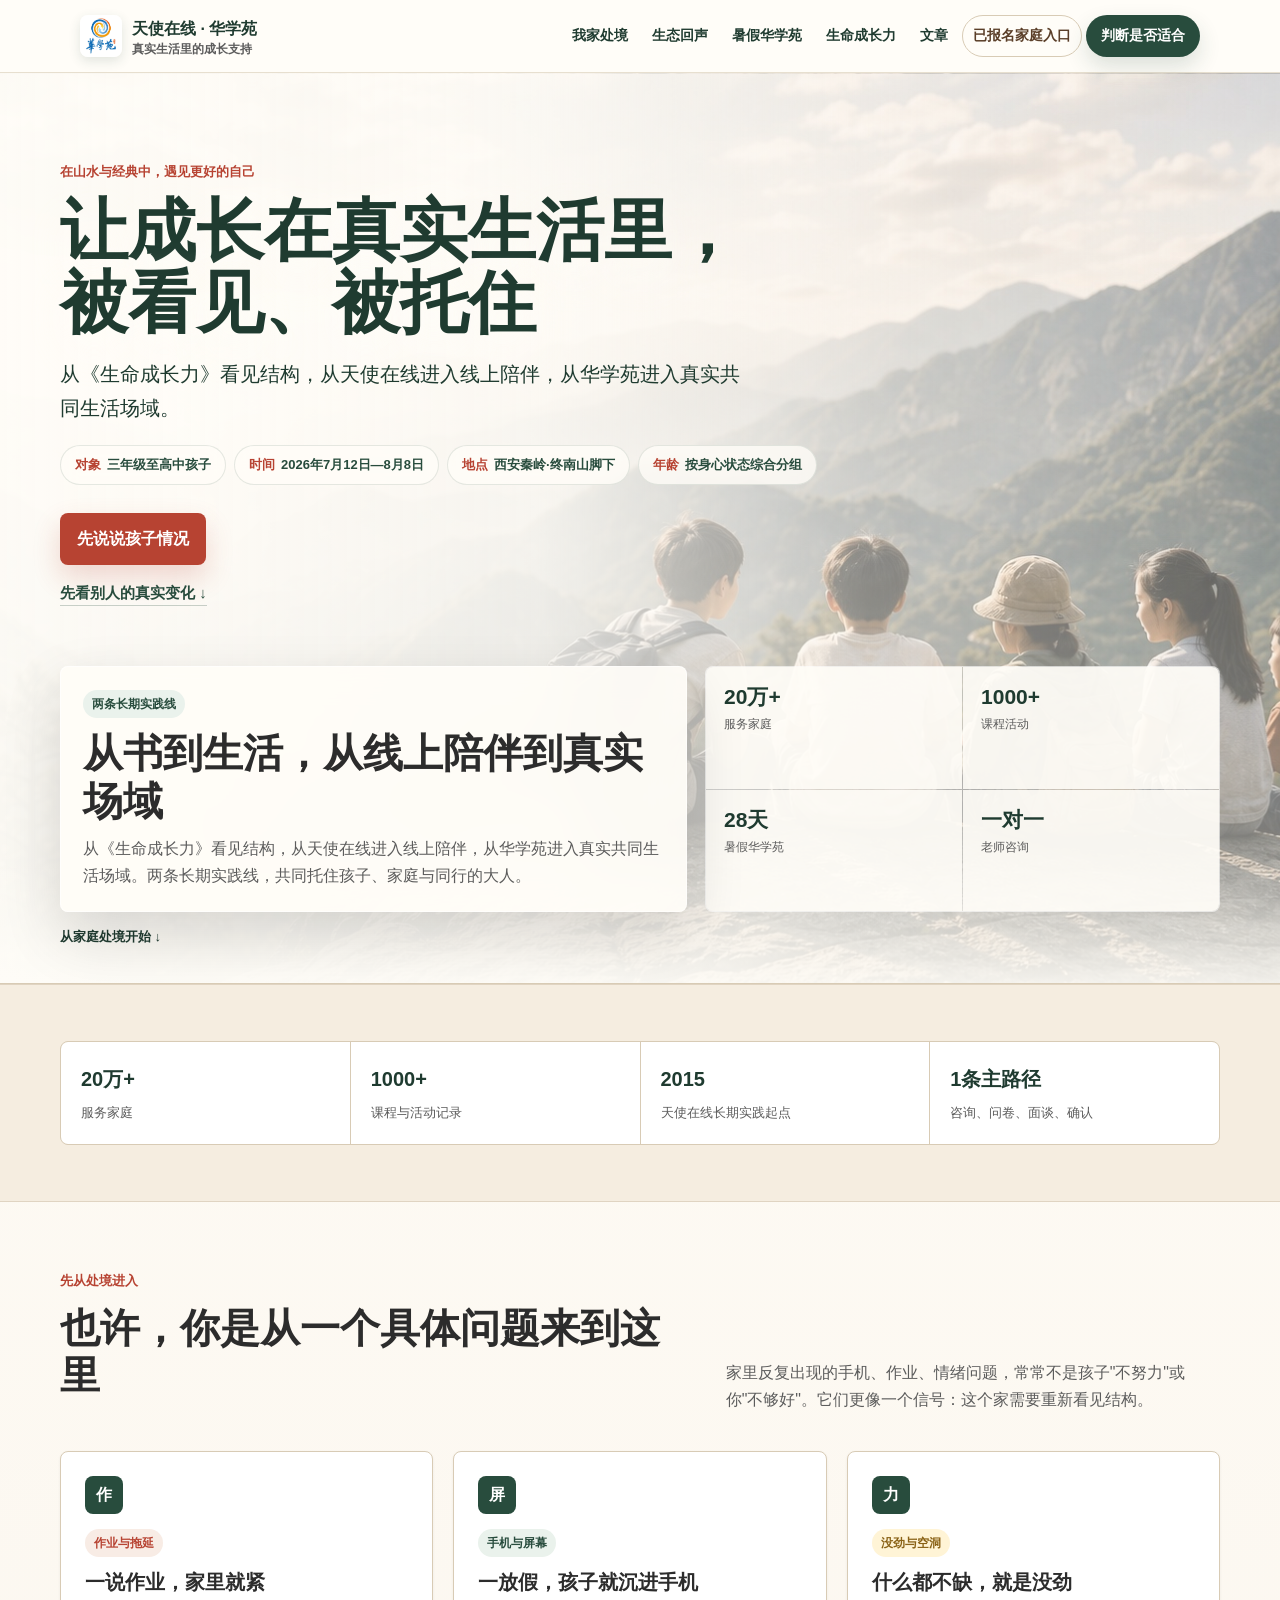
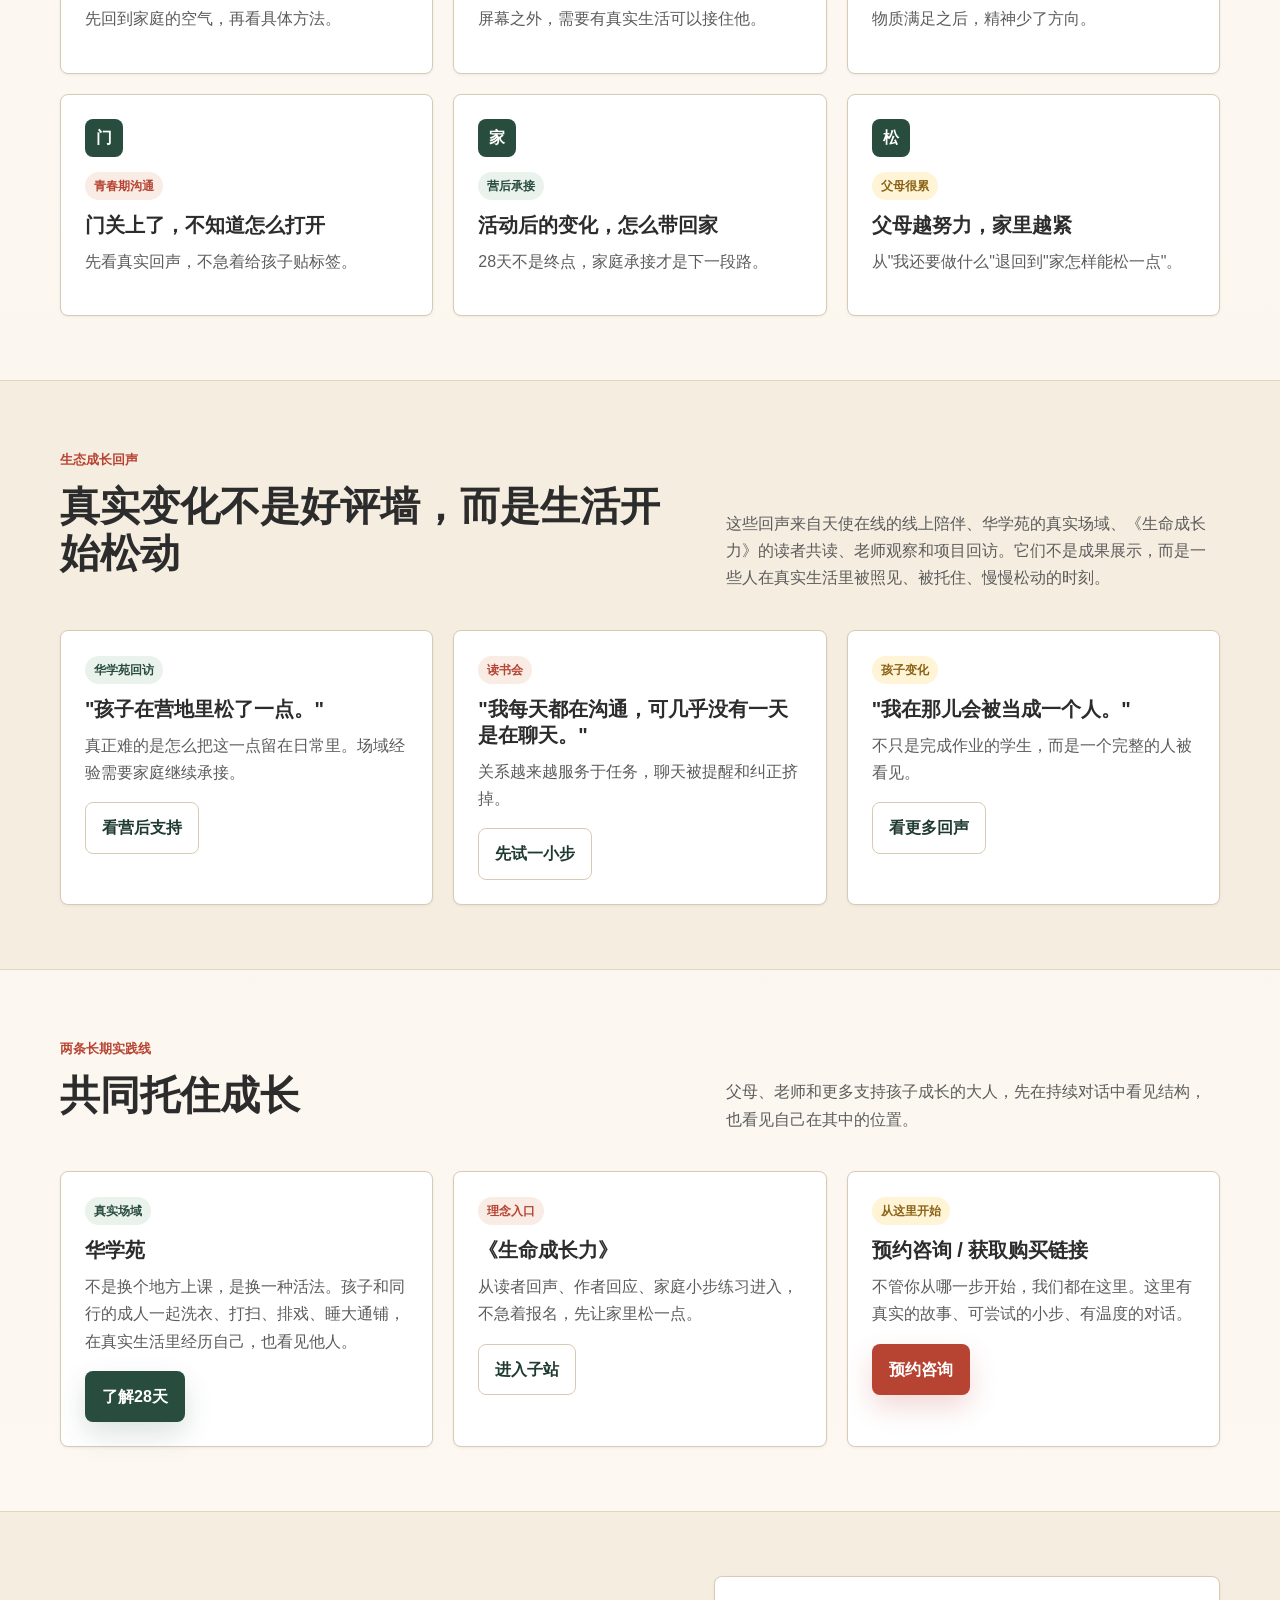
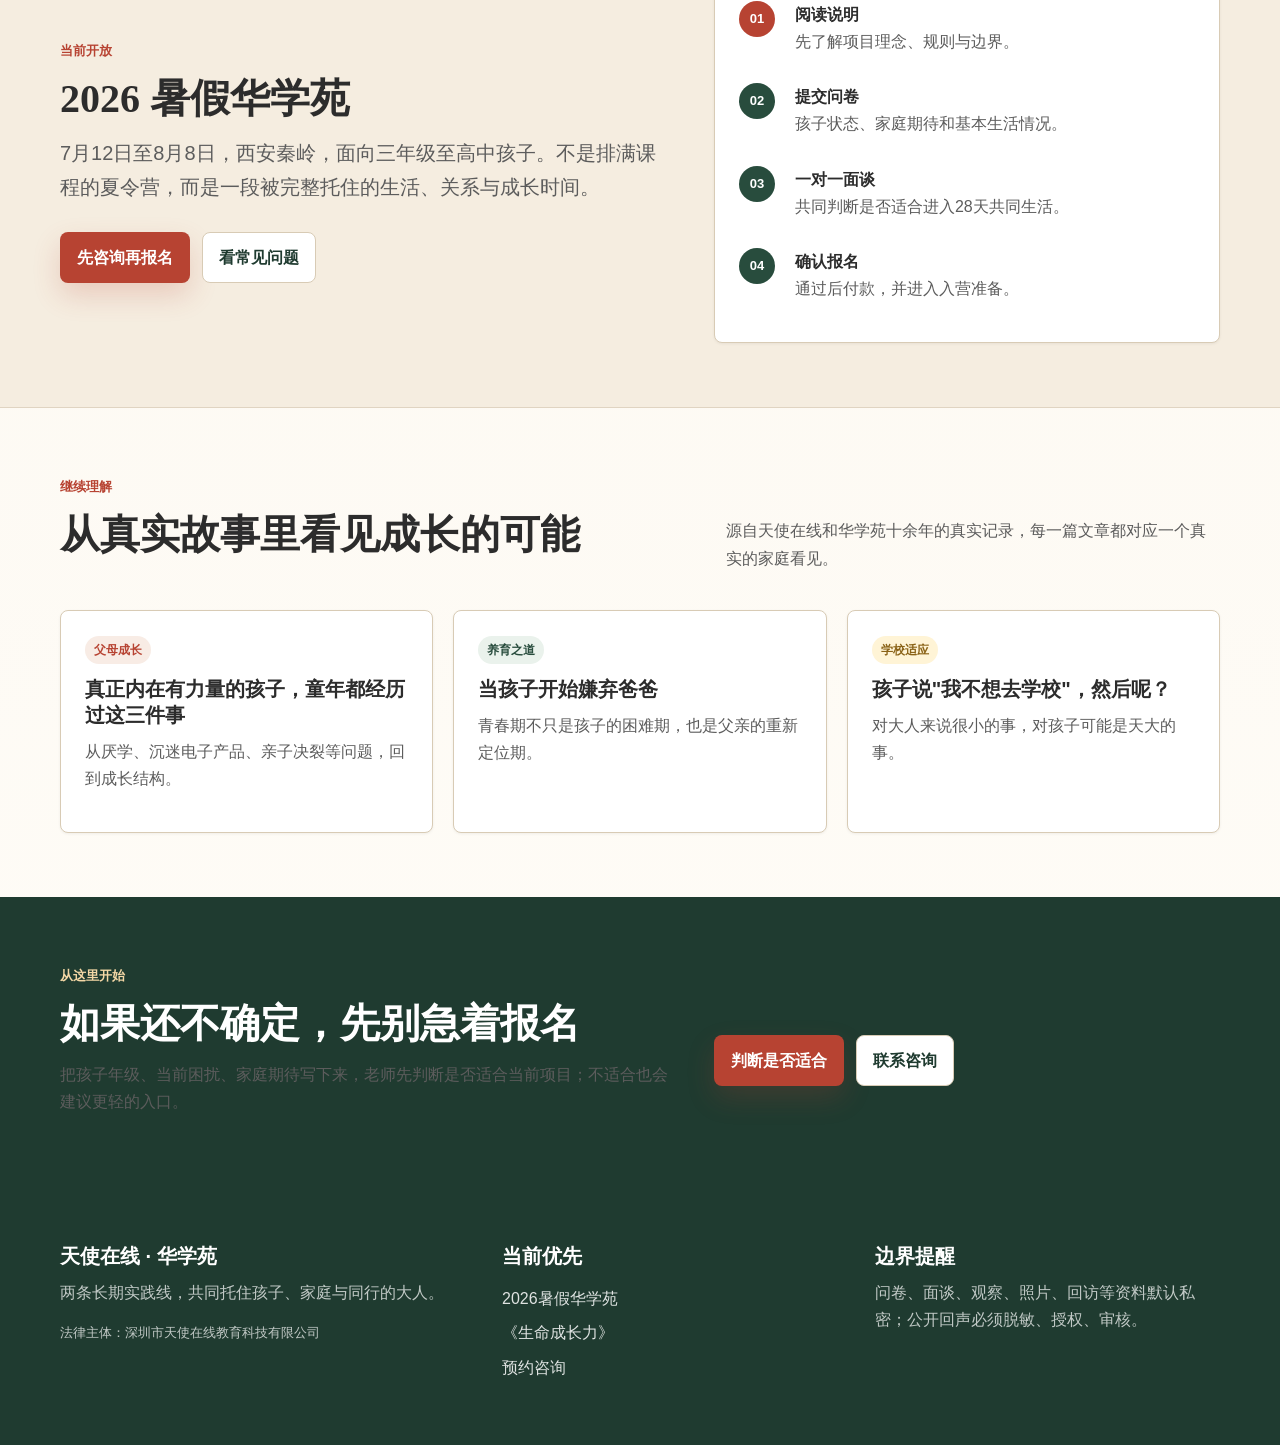
<file: index.html>
<!doctype html>
<html lang="zh-CN">
<head>
<meta charset="utf-8">
<meta name="viewport" content="width=device-width, initial-scale=1">
<title>天使在线 · 华学苑｜让成长在真实生活里被看见、被托住</title>
<meta name="description" content="《生命成长力》帮助家庭从问题看见结构；暑假华学苑让孩子在28天真实共同生活里，向下扎根，向上生长。">
<!-- SEO / social sharing -->
<link rel="canonical" href="https://jasoneip01-pixel.github.io/angel/">
<meta property="og:title" content="天使在线 · 华学苑｜让成长在真实生活里被看见、被托住">
<meta property="og:description" content="《生命成长力》帮助家庭从问题看见结构；暑假华学苑让孩子在28天真实共同生活里，向下扎根，向上生长。">
<meta property="og:url" content="https://jasoneip01-pixel.github.io/angel/">
<meta property="og:type" content="website">
<meta property="og:image" content="https://jasoneip01-pixel.github.io/angel/assets/images/og-home.jpg">
<meta property="og:image:width" content="1200">
<meta property="og:image:height" content="630">
<meta property="og:locale" content="zh_CN">
<meta property="og:site_name" content="天使在线 · 华学苑">
<meta name="twitter:card" content="summary_large_image">
<meta name="twitter:title" content="天使在线 · 华学苑｜让成长在真实生活里被看见、被托住">
<meta name="twitter:description" content="《生命成长力》帮助家庭从问题看见结构；暑假华学苑让孩子在28天真实共同生活里，向下扎根，向上生长。">
<meta name="twitter:image" content="https://jasoneip01-pixel.github.io/angel/assets/images/og-home.jpg">
<script type="application/ld+json">
[
  {
    "@context": "https://schema.org",
    "@type": "Organization",
    "name": "天使在线 · 华学苑",
    "url": "https://jasoneip01-pixel.github.io/angel/",
    "logo": "https://jasoneip01-pixel.github.io/angel/assets/images/logo-hx-logo.jpg",
    "description": "天使在线与华学苑长期支持孩子、家庭与同行的大人，在真实生活、经典共读和共同生活场域中陪伴成长。",
    "contactPoint": [
      {
        "@type": "ContactPoint",
        "telephone": "+86-15829900194",
        "contactType": "customer service",
        "availableLanguage": [
          "zh-CN"
        ]
      }
    ]
  },
  {
    "@context": "https://schema.org",
    "@type": "WebSite",
    "name": "天使在线 · 华学苑",
    "url": "https://jasoneip01-pixel.github.io/angel/",
    "inLanguage": "zh-CN"
  }
]
</script>
<!-- /SEO / social sharing -->
<link rel="stylesheet" href="assets/styles.css">
</head>
<body>
<a class="skip-link" href="#main">跳到正文</a>
<header class="site-header">
<div class="nav-shell">
<a class="brand" href="./" aria-label="天使在线 · 华学苑首页">
<img src="assets/images/logo-hx-logo.jpg" alt="华学苑">
<span>天使在线 · 华学苑<small>真实生活里的成长支持</small></span>
</a>
<nav class="desktop-nav" aria-label="主导航">
<a href="#situations">我家处境</a>
<a href="#echo">生态回声</a>
<a href="summer-hua/">暑假华学苑</a>
<a href="life/">生命成长力</a>
<a href="articles/">文章</a>
<a class="nav-secondary" href="portal/">已报名家庭入口</a>
<a class="nav-cta" href="consult/?intent=fit&source=home_nav">判断是否适合</a>
</nav>
<button class="menu-button" type="button" data-menu-button aria-label="打开菜单" aria-expanded="false">
<span class="menu-icon" aria-hidden="true"></span>
</button>
</div>
<nav class="mobile-panel" data-mobile-panel aria-label="移动导航">
<a href="#situations">我家处境</a>
<a href="#echo">生态回声</a>
<a href="summer-hua/">暑假华学苑</a>
<a href="life/">生命成长力</a>
<a href="portal/">已报名家庭入口</a>
<a class="nav-cta" href="consult/?intent=fit&source=home_mobile">判断是否适合</a>
</nav>
</header>

<main id="main">
<!-- Hero: Qinling landscape, no generated faces -->
<section class="hero-immersive hero-home" style="--hero-position: center 62%;">
<div class="container">
<div class="hero-copy">
<span class="eyebrow">在山水与经典中，遇见更好的自己</span>
<h1>让成长在真实生活里，<br>被看见、被托住</h1>
<p class="lead">从《生命成长力》看见结构，从天使在线进入线上陪伴，从华学苑进入真实共同生活场域。</p>

<!-- Four essentials: who/when/where/age -->
<div class="hero-facts">
<span class="hero-fact"><strong>对象</strong> 三年级至高中孩子</span>
<span class="hero-fact"><strong>时间</strong> 2026年7月12日—8月8日</span>
<span class="hero-fact"><strong>地点</strong> 西安秦岭·终南山脚下</span>
<span class="hero-fact"><strong>年龄</strong> 按身心状态综合分组</span>
</div>

<!-- CTA: 1 main + 1 secondary text link -->
<div class="hero-actions">
<a class="btn primary" href="consult/?intent=fit&source=home_hero">先说说孩子情况</a>
</div>
<p style="margin-top:14px">
<a class="text-link" href="#echo">先看别人的真实变化 ↓</a>
</p>
</div>

<div class="hero-proof">
<div class="hero-panel">
<span class="tag green">两条长期实践线</span>
<h2>从书到生活，从线上陪伴到真实场域</h2>
<p class="muted">从《生命成长力》看见结构，从天使在线进入线上陪伴，从华学苑进入真实共同生活场域。两条长期实践线，共同托住孩子、家庭与同行的大人。</p>
</div>
<div class="hero-metrics" aria-label="核心信息">
<div class="hero-metric"><strong>20万+</strong><span>服务家庭</span></div>
<div class="hero-metric"><strong>1000+</strong><span>课程活动</span></div>
<div class="hero-metric"><strong>28天</strong><span>暑假华学苑</span></div>
<div class="hero-metric"><strong>一对一</strong><span>老师咨询</span></div>
</div>
</div>
<a class="hero-scroll" href="#situations">从家庭处境开始 ↓</a>
</div>
</section>

<section class="section tight band" aria-label="关键信息">
<div class="container fact-strip">
<div class="fact-item"><strong>20万+</strong><span>服务家庭</span></div>
<div class="fact-item"><strong>1000+</strong><span>课程与活动记录</span></div>
<div class="fact-item"><strong>2015</strong><span>天使在线长期实践起点</span></div>
<div class="fact-item"><strong>1条主路径</strong><span>咨询、问卷、面谈、确认</span></div>
</div>
</section>

<!-- Situation Cards: keep anti-sales copy, upgrade to growth-narrative visuals -->
<section class="section" id="situations">
<div class="container">
<div class="section-head">
<div>
<span class="kicker">先从处境进入</span>
<h2>也许，你是从一个具体问题来到这里</h2>
</div>
<p>家里反复出现的手机、作业、情绪问题，常常不是孩子"不努力"或你"不够好"。它们更像一个信号：这个家需要重新看见结构。</p>
</div>
<div class="grid cols-3">
<a class="card card-link" href="life/#situations">
<span class="situation-icon">作</span>
<span class="tag">作业与拖延</span>
<h3>一说作业，家里就紧</h3>
<p class="muted">先回到家庭的空气，再看具体方法。</p>
</a>
<a class="card card-link" href="life/#practice">
<span class="situation-icon">屏</span>
<span class="tag green">手机与屏幕</span>
<h3>一放假，孩子就沉进手机</h3>
<p class="muted">屏幕之外，需要有真实生活可以接住他。</p>
</a>
<a class="card card-link" href="summer-hua/#fit">
<span class="situation-icon">力</span>
<span class="tag gold">没劲与空洞</span>
<h3>什么都不缺，就是没劲</h3>
<p class="muted">物质满足之后，精神少了方向。</p>
</a>
<a class="card card-link" href="life/#echoes">
<span class="situation-icon">门</span>
<span class="tag">青春期沟通</span>
<h3>门关上了，不知道怎么打开</h3>
<p class="muted">先看真实回声，不急着给孩子贴标签。</p>
</a>
<a class="card card-link" href="summer-hua/#after">
<span class="situation-icon">家</span>
<span class="tag green">营后承接</span>
<h3>活动后的变化，怎么带回家</h3>
<p class="muted">28天不是终点，家庭承接才是下一段路。</p>
</a>
<a class="card card-link" href="life/#author-response">
<span class="situation-icon">松</span>
<span class="tag gold">父母很累</span>
<h3>父母越努力，家里越紧</h3>
<p class="muted">从"我还要做什么"退回到"家怎样能松一点"。</p>
</a>
</div>
</div>
</section>

<section class="section band" id="echo">
<div class="container">
<div class="section-head">
<div>
<span class="kicker">生态成长回声</span>
<h2>真实变化不是好评墙，而是生活开始松动</h2>
</div>
<p>这些回声来自天使在线的线上陪伴、华学苑的真实场域、《生命成长力》的读者共读、老师观察和项目回访。它们不是成果展示，而是一些人在真实生活里被照见、被托住、慢慢松动的时刻。</p>
</div>
<div class="grid cols-3">
<article class="card">
<span class="tag green">华学苑回访</span>
<h3>"孩子在营地里松了一点。"</h3>
<p class="muted">真正难的是怎么把这一点留在日常里。场域经验需要家庭继续承接。</p>
<a class="btn ghost" href="summer-hua/#after">看营后支持</a>
</article>
<article class="card">
<span class="tag">读书会</span>
<h3>"我每天都在沟通，可几乎没有一天是在聊天。"</h3>
<p class="muted">关系越来越服务于任务，聊天被提醒和纠正挤掉。</p>
<a class="btn ghost" href="life/#practice">先试一小步</a>
</article>
<article class="card">
<span class="tag gold">孩子变化</span>
<h3>"我在那儿会被当成一个人。"</h3>
<p class="muted">不只是完成作业的学生，而是一个完整的人被看见。</p>
<a class="btn ghost" href="summer-hua/#voices">看更多回声</a>
</article>
</div>
</div>
</section>

<section class="section" id="paths">
<div class="container">
<div class="section-head">
<div>
<span class="kicker">两条长期实践线</span>
<h2>共同托住成长</h2>
</div>
<p>父母、老师和更多支持孩子成长的大人，先在持续对话中看见结构，也看见自己在其中的位置。</p>
</div>
<div class="grid cols-3">
<article class="card">
<span class="tag green">真实场域</span>
<h3>华学苑</h3>
<p class="muted">不是换个地方上课，是换一种活法。孩子和同行的成人一起洗衣、打扫、排戏、睡大通铺，在真实生活里经历自己，也看见他人。</p>
<a class="btn green" href="summer-hua/">了解28天</a>
</article>
<article class="card">
<span class="tag">理念入口</span>
<h3>《生命成长力》</h3>
<p class="muted">从读者回声、作者回应、家庭小步练习进入，不急着报名，先让家里松一点。</p>
<a class="btn light" href="life/">进入子站</a>
</article>
<article class="card">
<span class="tag gold">从这里开始</span>
<h3>预约咨询 / 获取购买链接</h3>
<p class="muted">不管你从哪一步开始，我们都在这里。这里有真实的故事、可尝试的小步、有温度的对话。</p>
<a class="btn primary" href="consult/?intent=fit&source=home_paths">预约咨询</a>
</article>
</div>
</div>
</section>

<section class="section band" id="summer">
<div class="container split">
<div>
<span class="kicker">当前开放</span>
<h2>2026 暑假华学苑</h2>
<p class="lead">7月12日至8月8日，西安秦岭，面向三年级至高中孩子。不是排满课程的夏令营，而是一段被完整托住的生活、关系与成长时间。</p>
<div class="actions">
<a class="btn primary" href="consult/?intent=summer&source=home_current">先咨询再报名</a>
<a class="btn light" href="summer-hua/#faq">看常见问题</a>
</div>
</div>
<div class="card">
<div class="journey-list">
<div class="journey-row"><span class="number red">01</span><div><strong>阅读说明</strong><p class="muted">先了解项目理念、规则与边界。</p></div></div>
<div class="journey-row"><span class="number">02</span><div><strong>提交问卷</strong><p class="muted">孩子状态、家庭期待和基本生活情况。</p></div></div>
<div class="journey-row"><span class="number">03</span><div><strong>一对一面谈</strong><p class="muted">共同判断是否适合进入28天共同生活。</p></div></div>
<div class="journey-row"><span class="number">04</span><div><strong>确认报名</strong><p class="muted">通过后付款，并进入入营准备。</p></div></div>
</div>
</div>
</div>
</section>

<section class="section" id="articles">
<div class="container">
<div class="section-head">
<div>
<span class="kicker">继续理解</span>
<h2>从真实故事里看见成长的可能</h2>
</div>
<p>源自天使在线和华学苑十余年的真实记录，每一篇文章都对应一个真实的家庭看见。</p>
</div>
<div class="grid cols-3">
<a class="card card-link" href="articles/#inner-strength">
<span class="tag">父母成长</span>
<h3>真正内在有力量的孩子，童年都经历过这三件事</h3>
<p class="muted">从厌学、沉迷电子产品、亲子决裂等问题，回到成长结构。</p>
</a>
<a class="card card-link" href="articles/#father">
<span class="tag green">养育之道</span>
<h3>当孩子开始嫌弃爸爸</h3>
<p class="muted">青春期不只是孩子的困难期，也是父亲的重新定位期。</p>
</a>
<a class="card card-link" href="articles/#school">
<span class="tag gold">学校适应</span>
<h3>孩子说"我不想去学校"，然后呢？</h3>
<p class="muted">对大人来说很小的事，对孩子可能是天大的事。</p>
</a>
</div>
</div>
</section>

<section class="section dark-band">
<div class="container split">
<div>
<span class="kicker" style="color:#f5d8a6">从这里开始</span>
<h2>如果还不确定，先别急着报名</h2>
<p class="muted">把孩子年级、当前困扰、家庭期待写下来，老师先判断是否适合当前项目；不适合也会建议更轻的入口。</p>
</div>
<div class="actions">
<a class="btn primary" href="consult/?intent=fit&source=home_final">判断是否适合</a>
<a class="btn light" href="contact/">联系咨询</a>
</div>
</div>
</section>
</main>

<footer class="footer">
<div class="container footer-grid">
<div>
<h3>天使在线 · 华学苑</h3>
<p>两条长期实践线，共同托住孩子、家庭与同行的大人。</p>
<p class="small">法律主体：深圳市天使在线教育科技有限公司</p>
</div>
<div>
<h3>当前优先</h3>
<ul>
<li><a href="summer-hua/">2026暑假华学苑</a></li>
<li><a href="life/">《生命成长力》</a></li>
<li><a href="consult/?intent=fit&source=footer">预约咨询</a></li>
</ul>
</div>
<div>
<h3>边界提醒</h3>
<p>问卷、面谈、观察、照片、回访等资料默认私密；公开回声必须脱敏、授权、审核。</p>
</div>
</div>
</footer>
<div class="sticky-cta" aria-label="快捷操作">
<a class="btn green" href="tel:15829900194">电话咨询</a>
<button class="btn light" type="button" data-copy="tianshizaixian68">微信客服</button>
<a class="btn primary" href="consult/?intent=fit&source=sticky_home">预约咨询</a>
</div>
<script src="assets/app.js"></script>
</body>
</html>
</file>
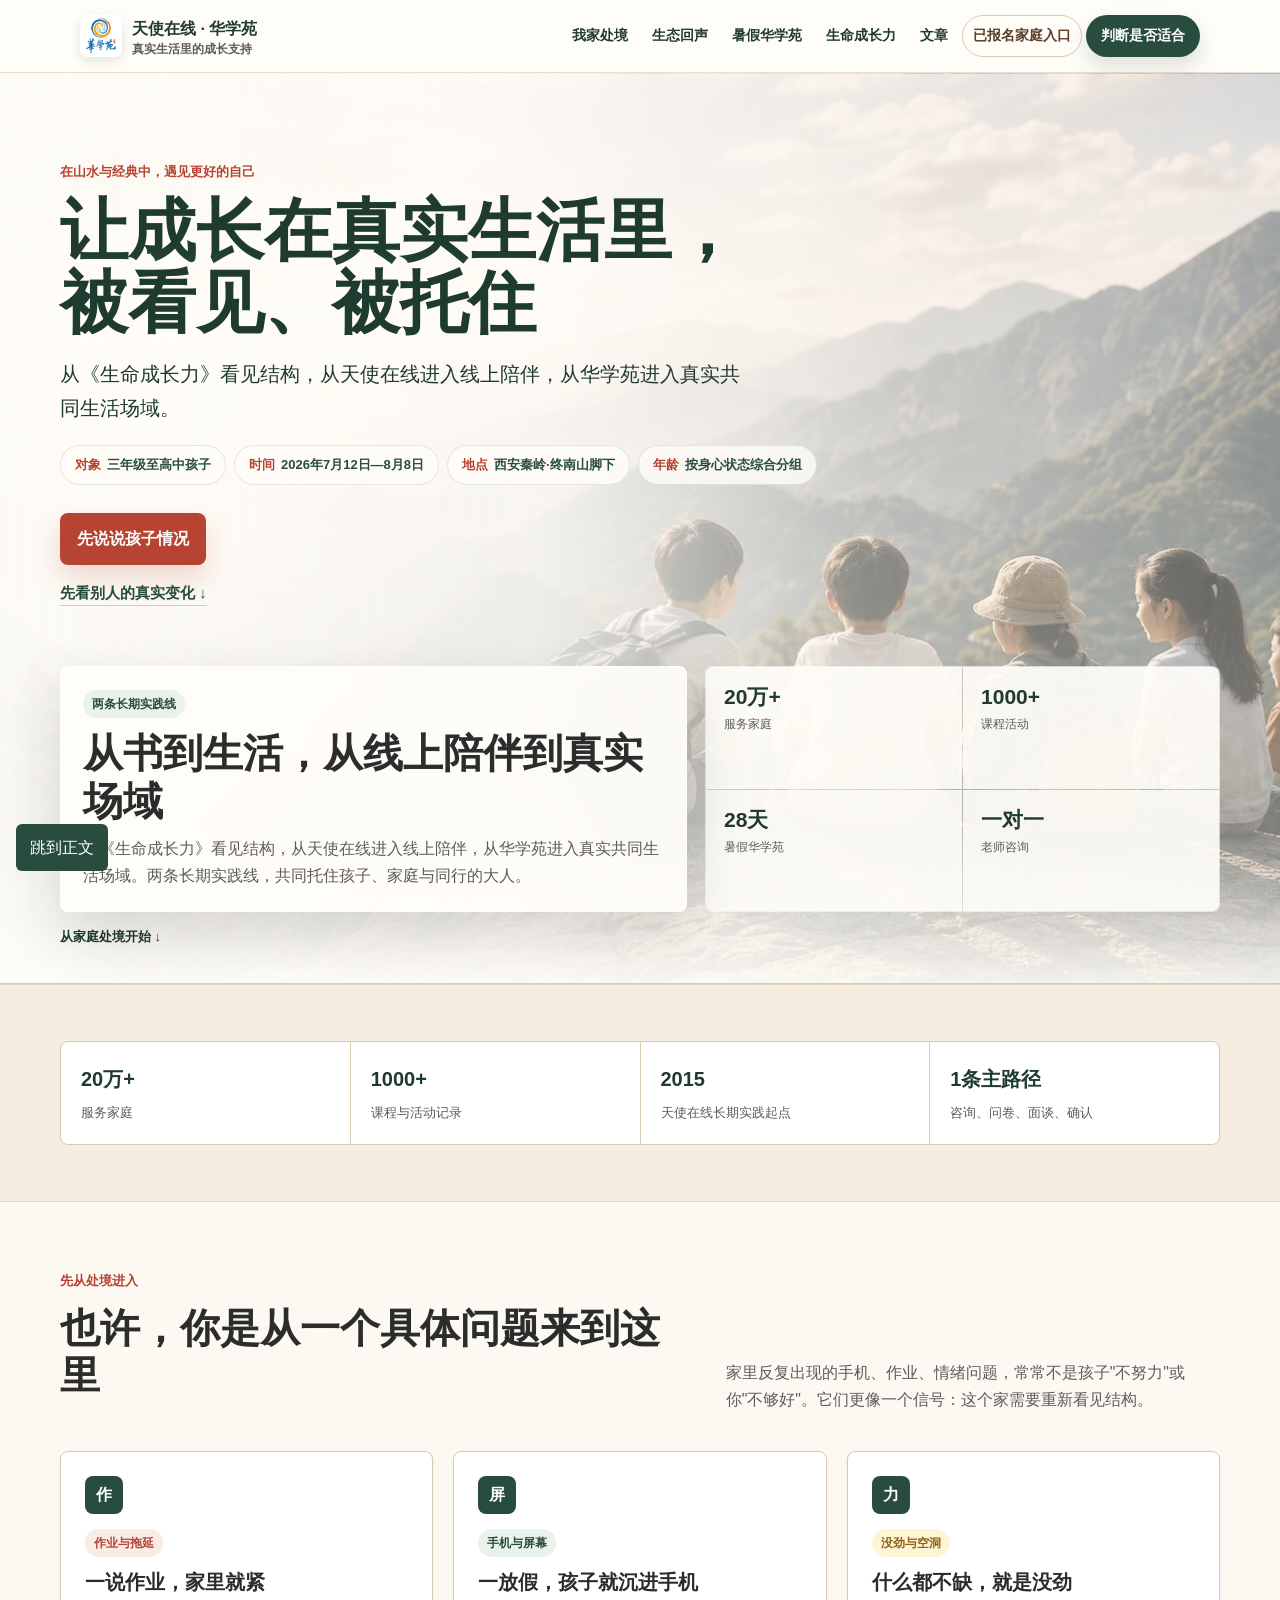
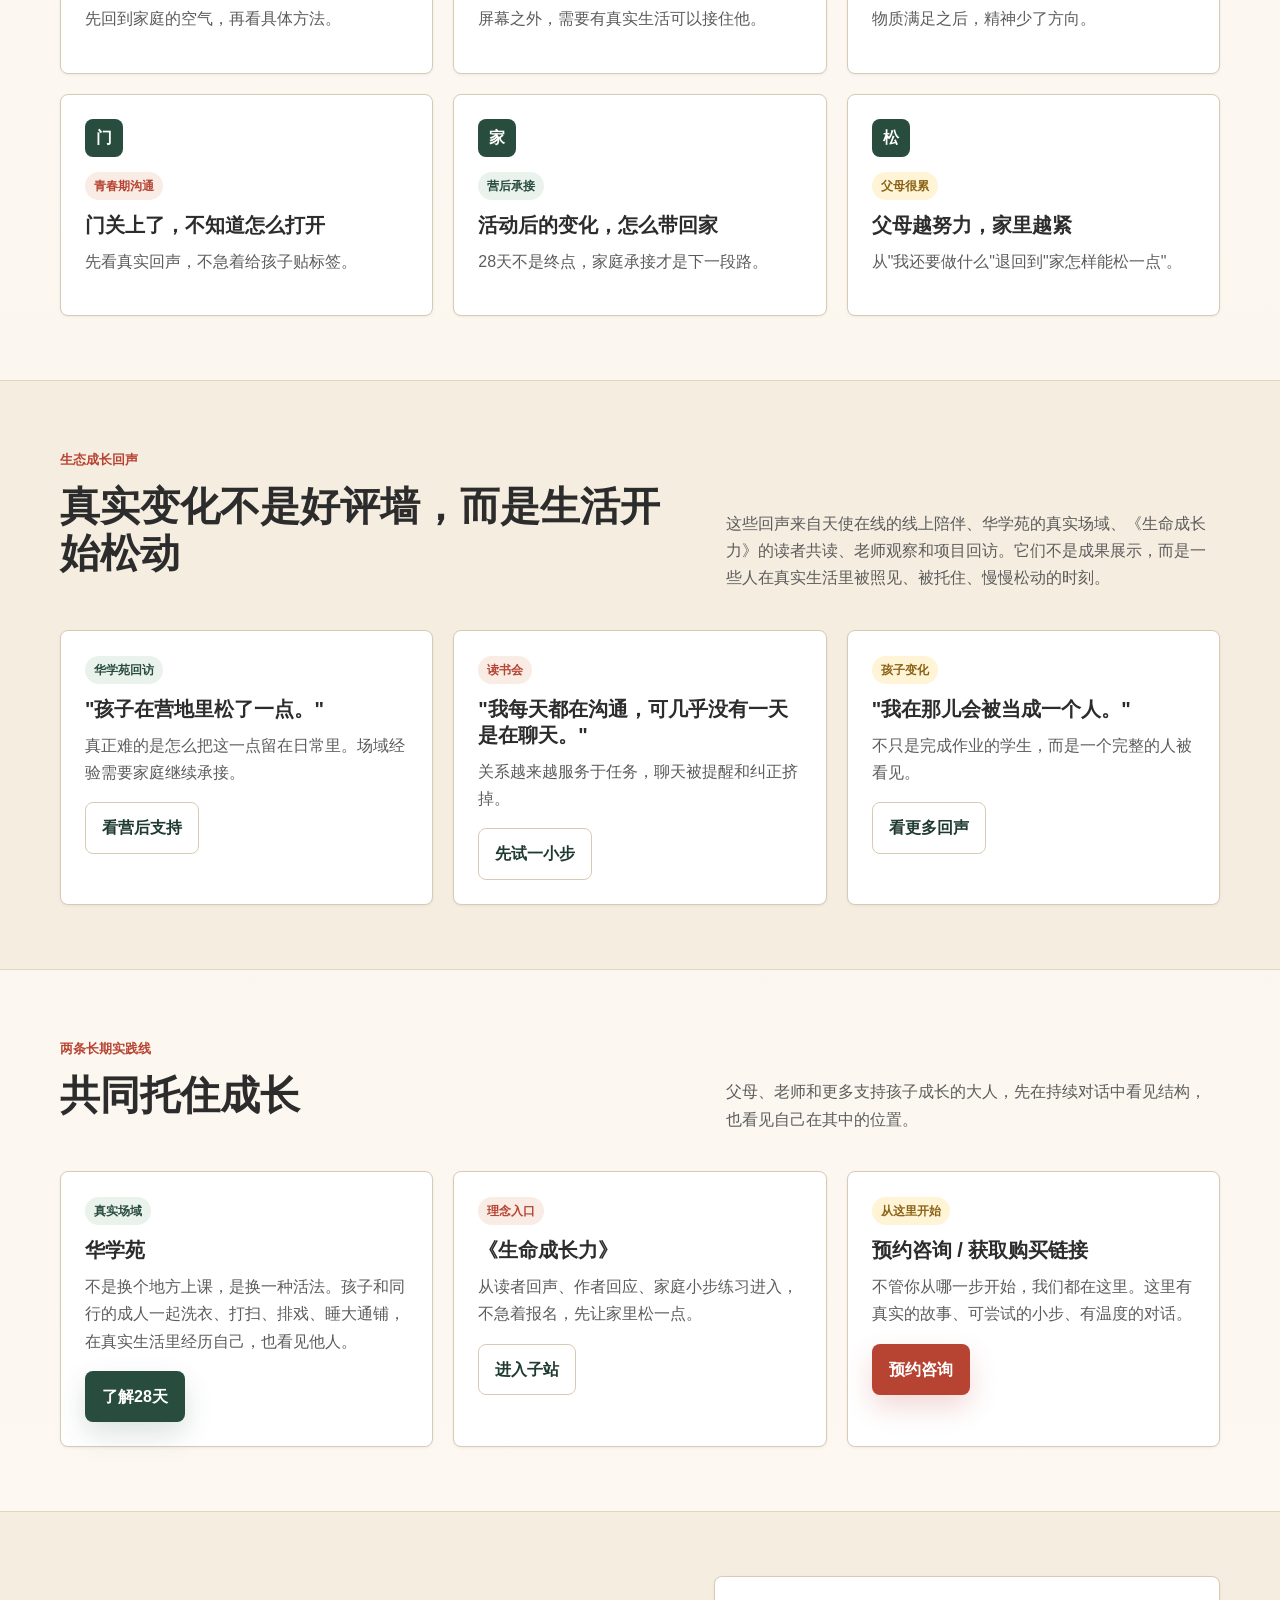
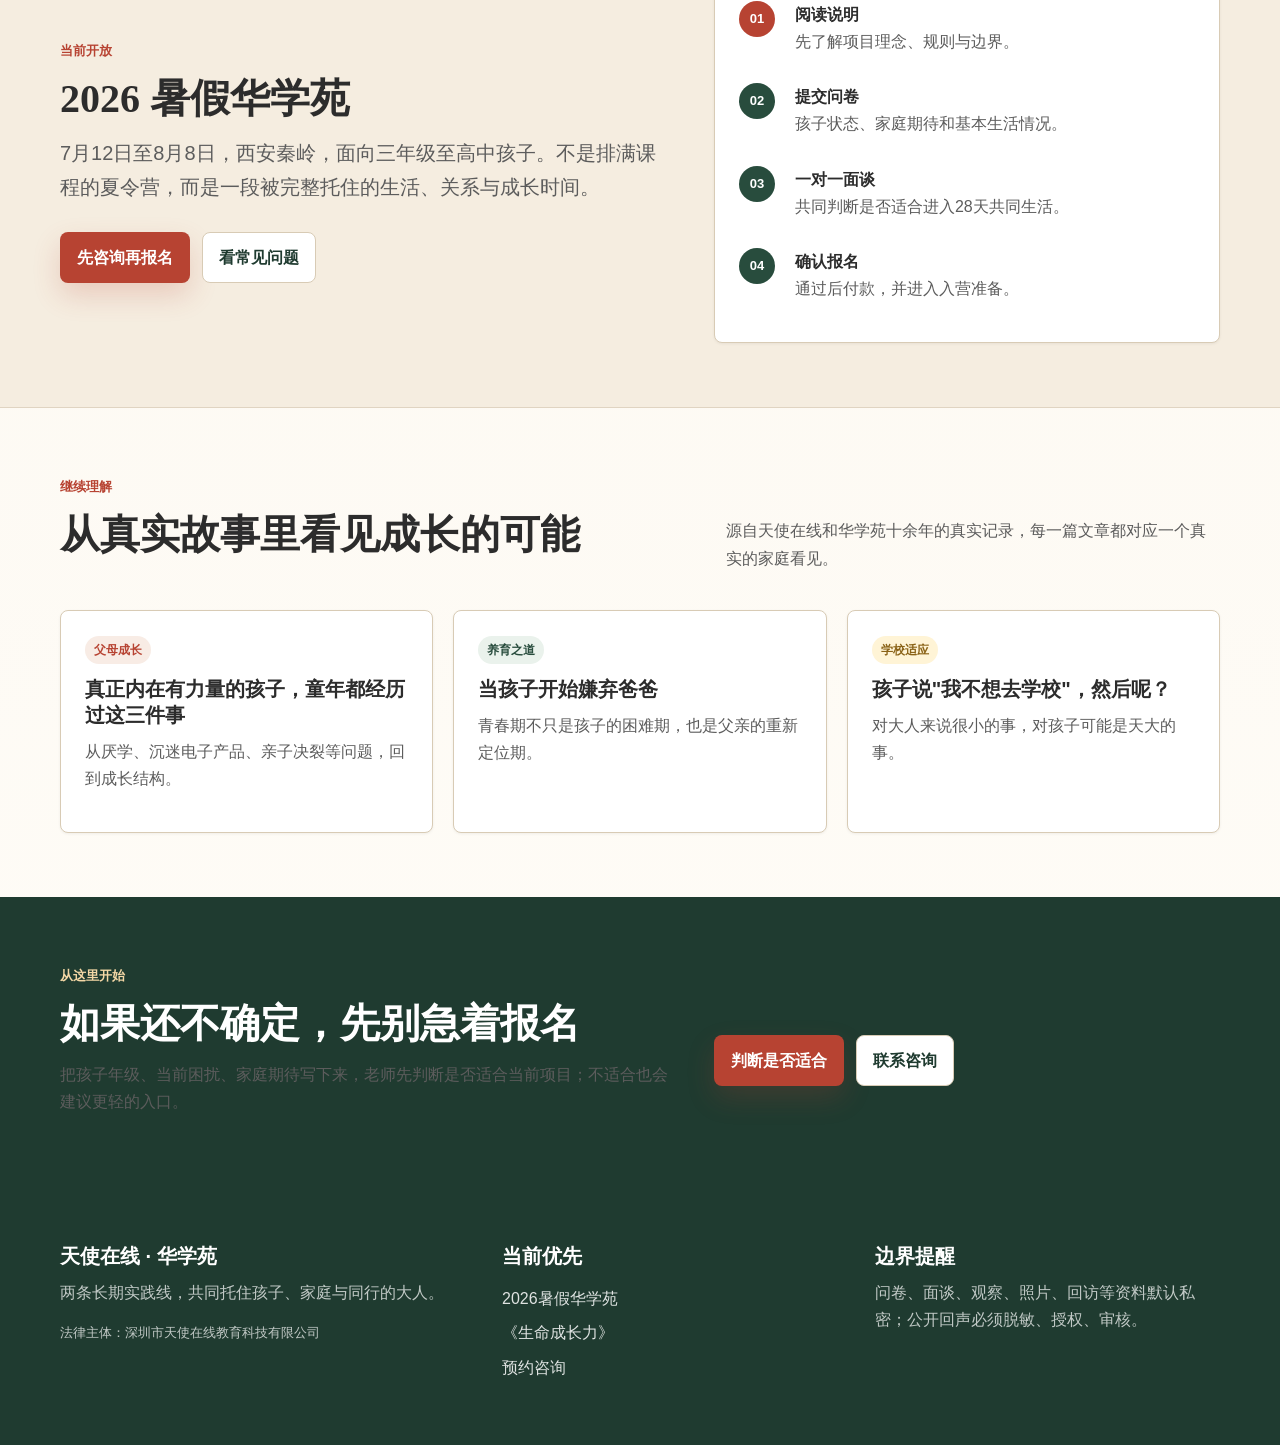
<file: about/index.html>
<!doctype html>
<html lang="zh-CN">
  <head>
    <meta charset="utf-8">
    <meta name="viewport" content="width=device-width, initial-scale=1">
    <meta http-equiv="refresh" content="0; url=../#paths">
    <title>关于天使在线 · 华学苑｜跳转中</title>
    <link rel="canonical" href="https://jasoneip01-pixel.github.io/angel/">
    <link rel="stylesheet" href="../assets/styles.css">
  </head>
  <body>
    <main class="redirect-page">
      <div class="container card">
        <h1>关于入口已并入首页</h1>
        <p class="muted">正在跳转到首页的项目入口。</p>
        <a class="btn primary" href="../#paths">前往首页</a>
      </div>
    </main>
  </body>
</html>
</file>
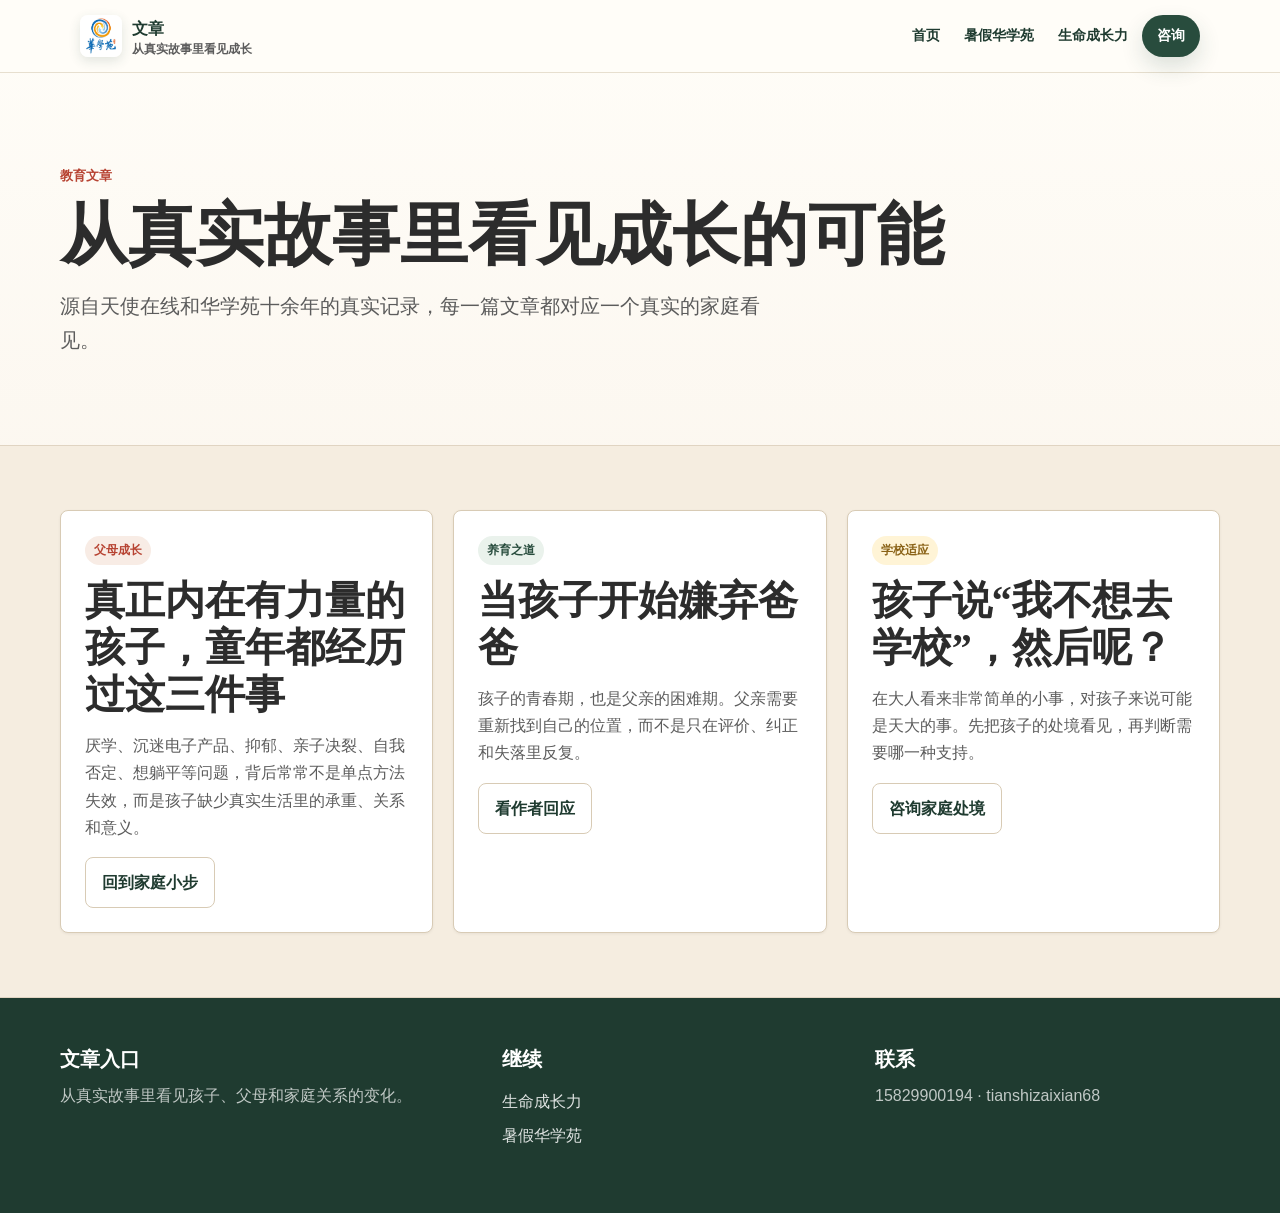
<file: articles/index.html>
<!doctype html>
<html lang="zh-CN">
  <head>
    <meta charset="utf-8">
    <meta name="viewport" content="width=device-width, initial-scale=1">
    <title>文章｜天使在线 · 华学苑</title>
    <meta name="description" content="天使在线与华学苑文章入口：父母成长、青春期沟通、学校适应与真实成长故事。">
<!-- SEO / social sharing -->
<link rel="canonical" href="https://jasoneip01-pixel.github.io/angel/articles/">
<meta property="og:title" content="文章｜天使在线 · 华学苑">
<meta property="og:description" content="天使在线与华学苑文章入口：父母成长、青春期沟通、学校适应与真实成长故事。">
<meta property="og:url" content="https://jasoneip01-pixel.github.io/angel/articles/">
<meta property="og:type" content="website">
<meta property="og:image" content="https://jasoneip01-pixel.github.io/angel/assets/images/og-home.jpg">
<meta property="og:image:width" content="1200">
<meta property="og:image:height" content="630">
<meta property="og:locale" content="zh_CN">
<meta property="og:site_name" content="天使在线 · 华学苑">
<meta name="twitter:card" content="summary_large_image">
<meta name="twitter:title" content="文章｜天使在线 · 华学苑">
<meta name="twitter:description" content="天使在线与华学苑文章入口：父母成长、青春期沟通、学校适应与真实成长故事。">
<meta name="twitter:image" content="https://jasoneip01-pixel.github.io/angel/assets/images/og-home.jpg">
<script type="application/ld+json">
{
  "@context": "https://schema.org",
  "@type": "CollectionPage",
  "name": "文章｜天使在线 · 华学苑",
  "description": "天使在线与华学苑文章入口：父母成长、青春期沟通、学校适应与真实成长故事。",
  "url": "https://jasoneip01-pixel.github.io/angel/articles/",
  "inLanguage": "zh-CN",
  "isPartOf": {
    "@type": "WebSite",
    "name": "天使在线 · 华学苑",
    "url": "https://jasoneip01-pixel.github.io/angel/"
  },
  "publisher": {
    "@type": "Organization",
    "name": "天使在线 · 华学苑",
    "url": "https://jasoneip01-pixel.github.io/angel/"
  }
}
</script>
<!-- /SEO / social sharing -->
    <link rel="stylesheet" href="../assets/styles.css">
  </head>
  <body>
    <header class="site-header">
      <div class="nav-shell">
        <a class="brand" href="../">
          <img src="../assets/images/logo-hx-logo.jpg" alt="华学苑">
          <span>文章<small>从真实故事里看见成长</small></span>
        </a>
        <nav class="desktop-nav">
          <a href="../">首页</a>
          <a href="../summer-hua/">暑假华学苑</a>
          <a href="../life/">生命成长力</a>
          <a class="nav-cta" href="../consult/?intent=family&source=articles_nav">咨询</a>
        </nav>
      </div>
    </header>
    <main>
      <section class="page-hero">
        <div class="container">
          <span class="eyebrow">教育文章</span>
          <h1>从真实故事里看见成长的可能</h1>
          <p class="lead">源自天使在线和华学苑十余年的真实记录，每一篇文章都对应一个真实的家庭看见。</p>
        </div>
      </section>
      <section class="section band">
        <div class="container grid cols-3">
          <article class="card" id="inner-strength">
            <span class="tag">父母成长</span>
            <h2>真正内在有力量的孩子，童年都经历过这三件事</h2>
            <p class="muted">厌学、沉迷电子产品、抑郁、亲子决裂、自我否定、想躺平等问题，背后常常不是单点方法失效，而是孩子缺少真实生活里的承重、关系和意义。</p>
            <a class="btn light" href="../life/#practice">回到家庭小步</a>
          </article>
          <article class="card" id="father">
            <span class="tag green">养育之道</span>
            <h2>当孩子开始嫌弃爸爸</h2>
            <p class="muted">孩子的青春期，也是父亲的困难期。父亲需要重新找到自己的位置，而不是只在评价、纠正和失落里反复。</p>
            <a class="btn light" href="../life/#author-response">看作者回应</a>
          </article>
          <article class="card" id="school">
            <span class="tag gold">学校适应</span>
            <h2>孩子说“我不想去学校”，然后呢？</h2>
            <p class="muted">在大人看来非常简单的小事，对孩子来说可能是天大的事。先把孩子的处境看见，再判断需要哪一种支持。</p>
            <a class="btn light" href="../consult/?intent=family&source=articles_school">咨询家庭处境</a>
          </article>
        </div>
      </section>
    </main>
    <footer class="footer">
      <div class="container footer-grid">
        <div><h3>文章入口</h3><p>从真实故事里看见孩子、父母和家庭关系的变化。</p></div>
        <div><h3>继续</h3><ul><li><a href="../life/">生命成长力</a></li><li><a href="../summer-hua/">暑假华学苑</a></li></ul></div>
        <div><h3>联系</h3><p>15829900194 · tianshizaixian68</p></div>
      </div>
    </footer>
  </body>
</html>
</file>
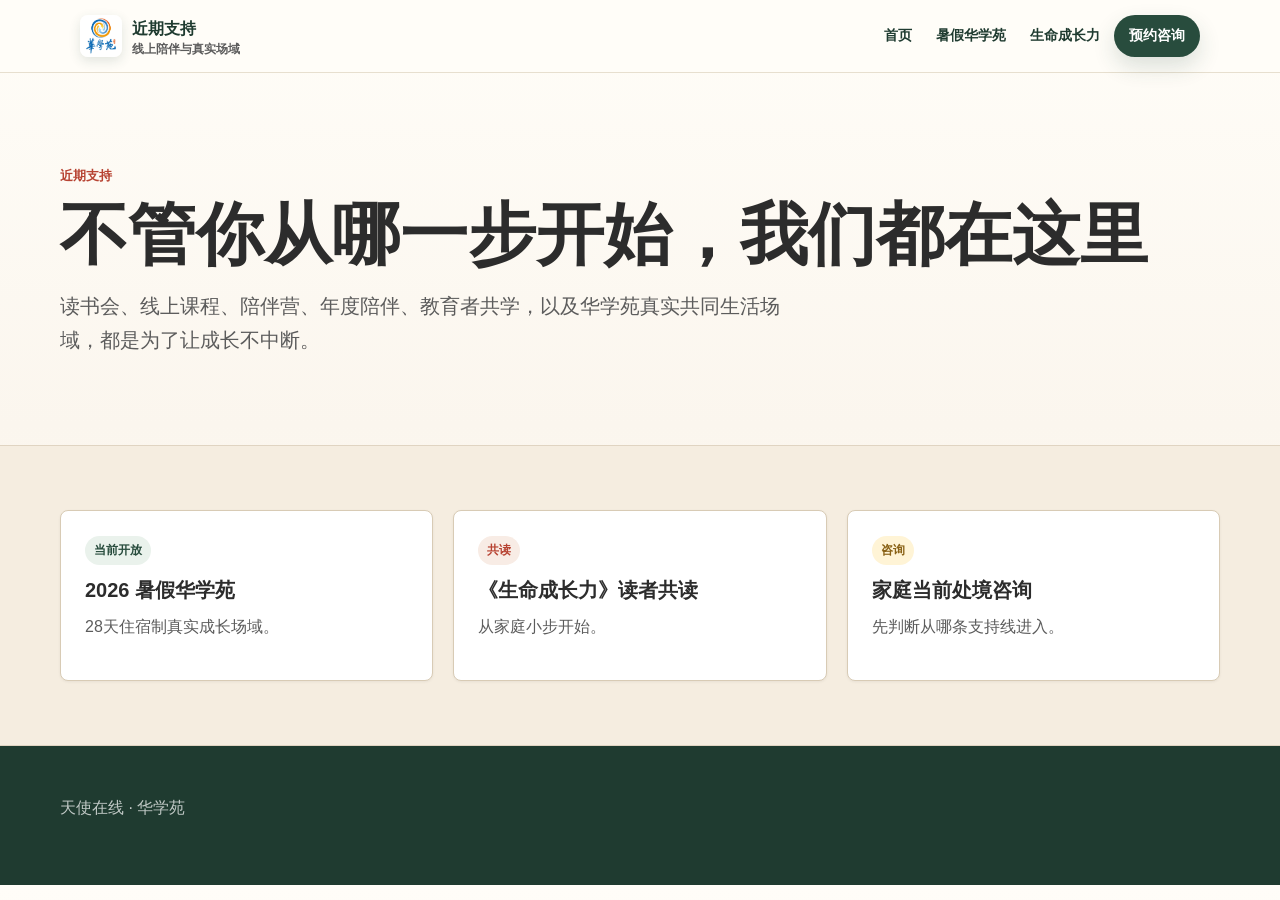
<file: camps/index.html>
<!doctype html>
<html lang="zh-CN">
  <head>
    <meta charset="utf-8">
    <meta name="viewport" content="width=device-width, initial-scale=1">
    <title>近期支持｜天使在线 · 华学苑</title>
    <meta name="description" content="近期支持入口：暑假华学苑、读者共读、家庭咨询与已报名家庭服务。">
<!-- SEO / social sharing -->
<link rel="canonical" href="https://jasoneip01-pixel.github.io/angel/camps/">
<meta property="og:title" content="近期支持｜天使在线 · 华学苑">
<meta property="og:description" content="近期支持入口：暑假华学苑、读者共读、家庭咨询与已报名家庭服务。">
<meta property="og:url" content="https://jasoneip01-pixel.github.io/angel/camps/">
<meta property="og:type" content="website">
<meta property="og:image" content="https://jasoneip01-pixel.github.io/angel/assets/images/og-home.jpg">
<meta property="og:image:width" content="1200">
<meta property="og:image:height" content="630">
<meta property="og:locale" content="zh_CN">
<meta property="og:site_name" content="天使在线 · 华学苑">
<meta name="twitter:card" content="summary_large_image">
<meta name="twitter:title" content="近期支持｜天使在线 · 华学苑">
<meta name="twitter:description" content="近期支持入口：暑假华学苑、读者共读、家庭咨询与已报名家庭服务。">
<meta name="twitter:image" content="https://jasoneip01-pixel.github.io/angel/assets/images/og-home.jpg">
<script type="application/ld+json">
{
  "@context": "https://schema.org",
  "@type": "CollectionPage",
  "name": "近期支持｜天使在线 · 华学苑",
  "description": "近期支持入口：暑假华学苑、读者共读、家庭咨询与已报名家庭服务。",
  "url": "https://jasoneip01-pixel.github.io/angel/camps/",
  "inLanguage": "zh-CN",
  "isPartOf": {
    "@type": "WebSite",
    "name": "天使在线 · 华学苑",
    "url": "https://jasoneip01-pixel.github.io/angel/"
  },
  "publisher": {
    "@type": "Organization",
    "name": "天使在线 · 华学苑",
    "url": "https://jasoneip01-pixel.github.io/angel/"
  }
}
</script>
<!-- /SEO / social sharing -->
    <link rel="stylesheet" href="../assets/styles.css">
  </head>
  <body>
    <header class="site-header">
      <div class="nav-shell">
        <a class="brand" href="../"><img src="../assets/images/logo-hx-logo.jpg" alt="华学苑"><span>近期支持<small>线上陪伴与真实场域</small></span></a>
        <nav class="desktop-nav">
          <a href="../">首页</a>
          <a href="../summer-hua/">暑假华学苑</a>
          <a href="../life/">生命成长力</a>
          <a class="nav-cta" href="../consult/?intent=fit&source=camps_nav">预约咨询</a>
        </nav>
      </div>
    </header>
    <main>
      <section class="page-hero">
        <div class="container">
          <span class="eyebrow">近期支持</span>
          <h1>不管你从哪一步开始，我们都在这里</h1>
          <p class="lead">读书会、线上课程、陪伴营、年度陪伴、教育者共学，以及华学苑真实共同生活场域，都是为了让成长不中断。</p>
        </div>
      </section>
      <section class="section band">
        <div class="container grid cols-3">
          <a class="card card-link" href="../summer-hua/"><span class="tag green">当前开放</span><h3>2026 暑假华学苑</h3><p class="muted">28天住宿制真实成长场域。</p></a>
          <a class="card card-link" href="../life/#reading"><span class="tag">共读</span><h3>《生命成长力》读者共读</h3><p class="muted">从家庭小步开始。</p></a>
          <a class="card card-link" href="../consult/?intent=family&source=camps"><span class="tag gold">咨询</span><h3>家庭当前处境咨询</h3><p class="muted">先判断从哪条支持线进入。</p></a>
        </div>
      </section>
    </main>
    <footer class="footer"><div class="container"><p>天使在线 · 华学苑</p></div></footer>
  </body>
</html>
</file>
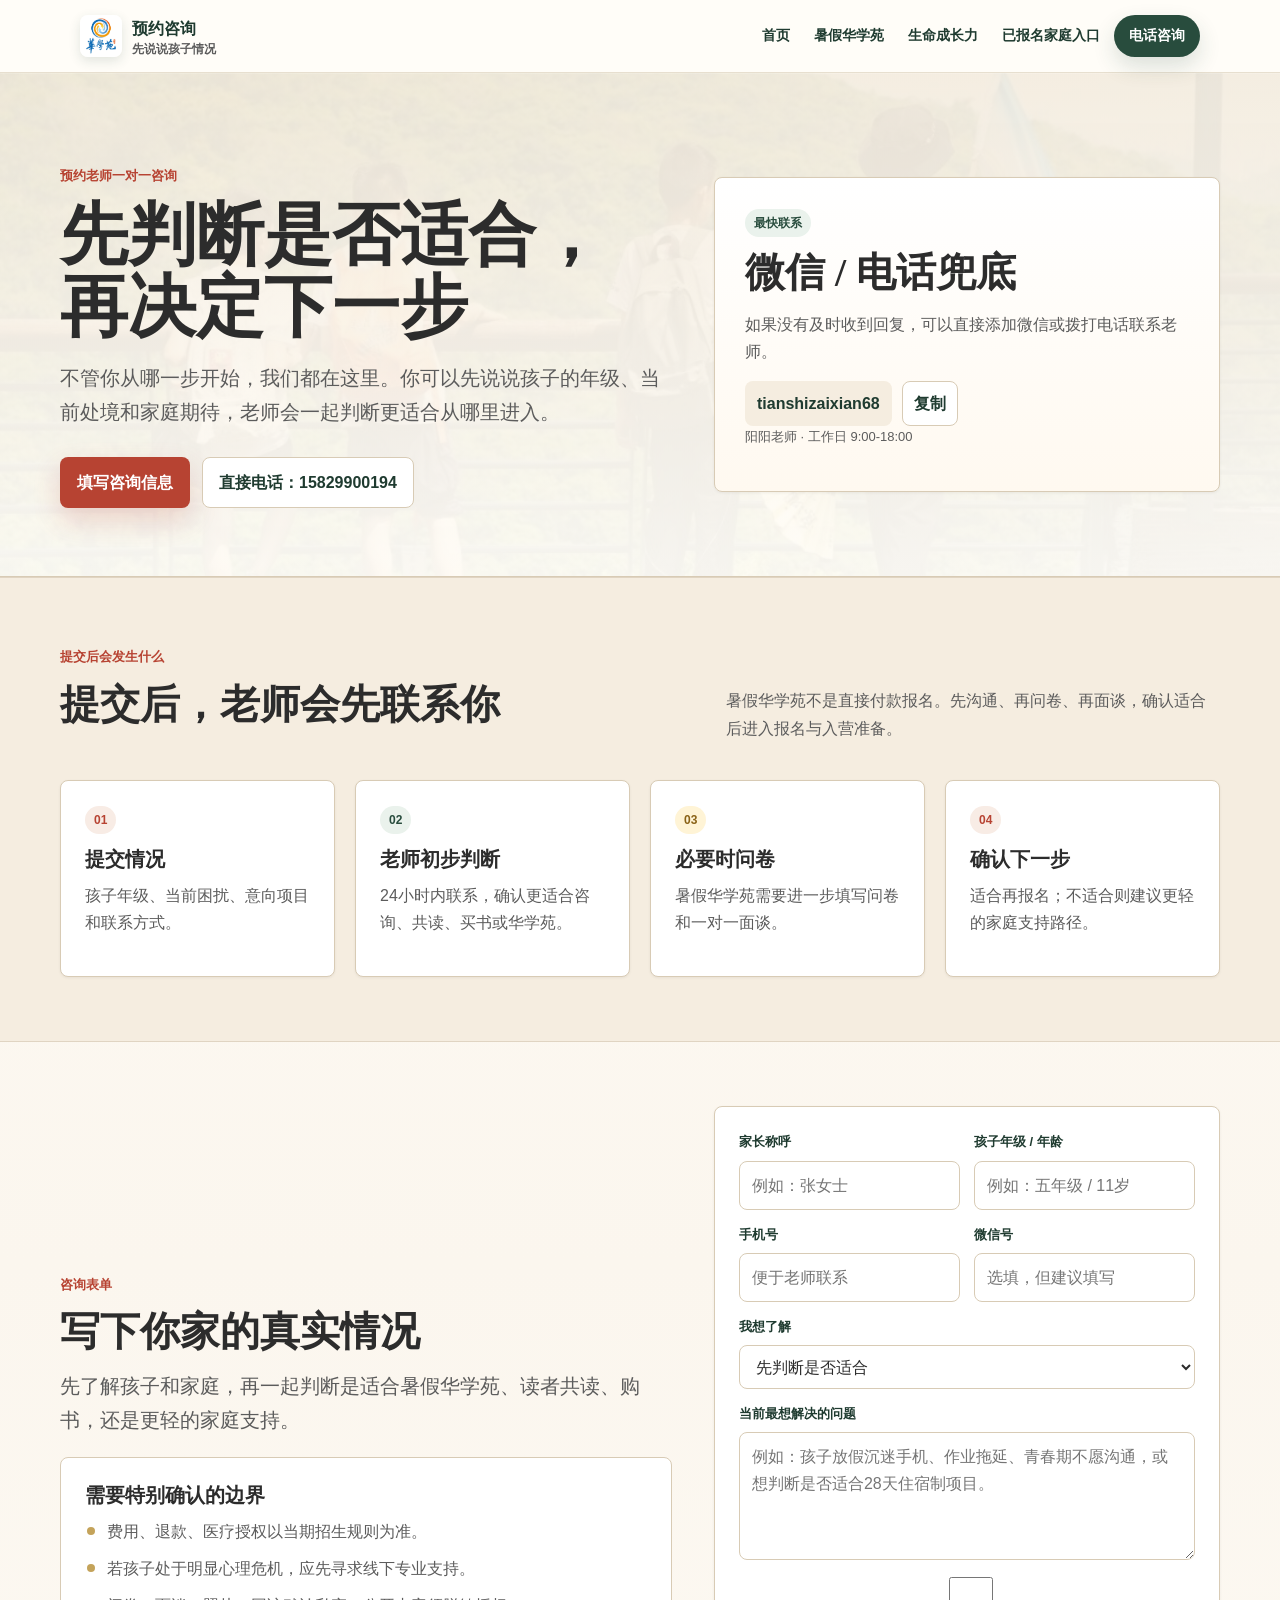
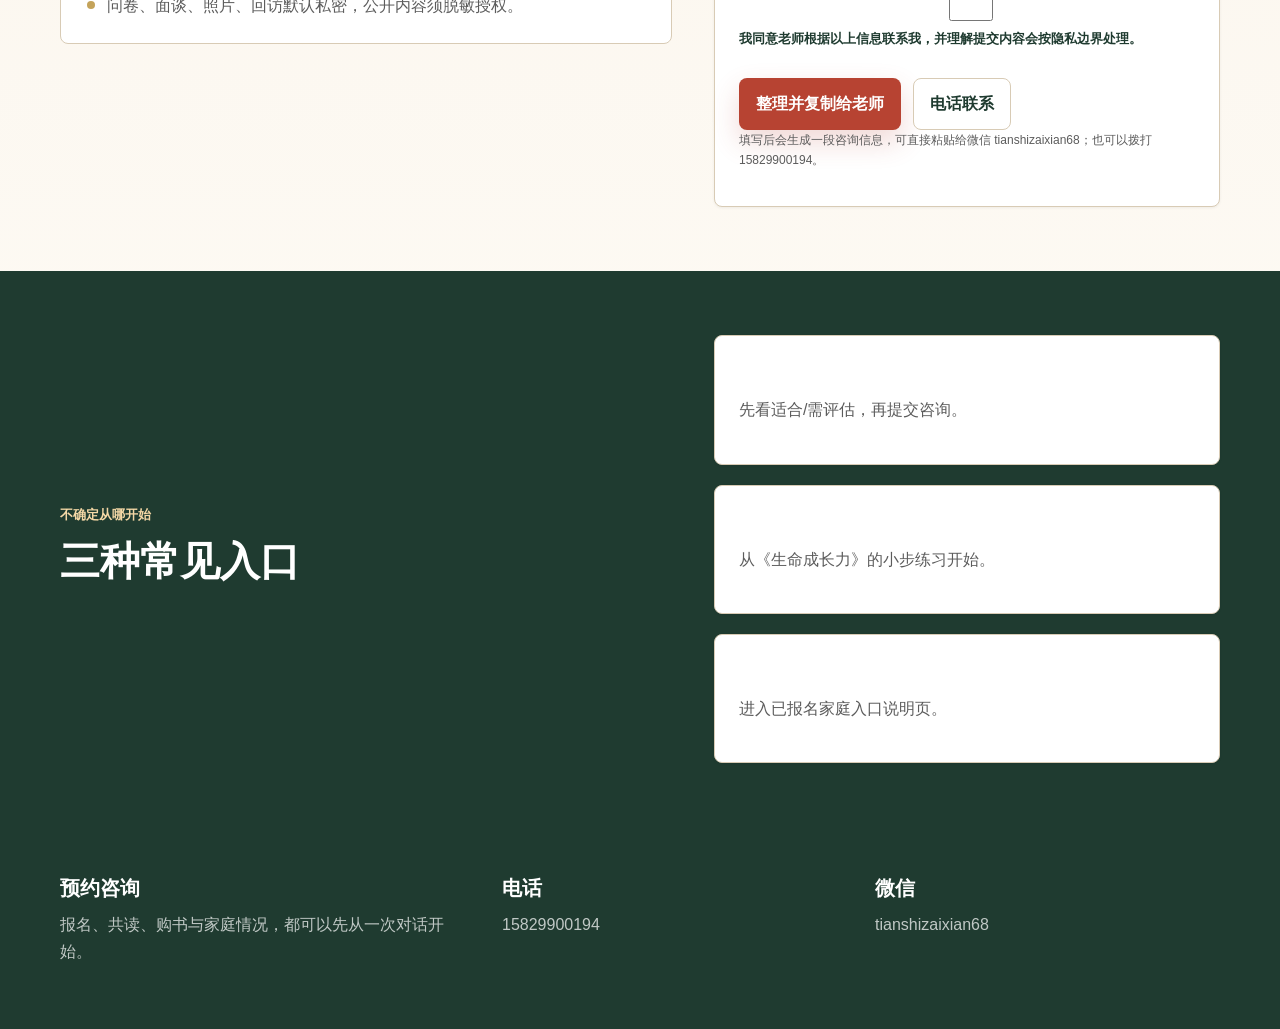
<file: consult/index.html>
<!doctype html>
<html lang="zh-CN">
  <head>
    <meta charset="utf-8">
    <meta name="viewport" content="width=device-width, initial-scale=1">
    <title>预约一对一咨询｜天使在线 · 华学苑</title>
    <meta name="description" content="预约老师一对一咨询：了解孩子是否适合暑假华学苑，获取《生命成长力》购书、共读和家庭支持入口。">
<!-- SEO / social sharing -->
<link rel="canonical" href="https://jasoneip01-pixel.github.io/angel/consult/">
<meta property="og:title" content="预约一对一咨询｜天使在线 · 华学苑">
<meta property="og:description" content="预约老师一对一咨询：了解孩子是否适合暑假华学苑，获取《生命成长力》购书、共读和家庭支持入口。">
<meta property="og:url" content="https://jasoneip01-pixel.github.io/angel/consult/">
<meta property="og:type" content="website">
<meta property="og:image" content="https://jasoneip01-pixel.github.io/angel/assets/images/og-home.jpg">
<meta property="og:image:width" content="1200">
<meta property="og:image:height" content="630">
<meta property="og:locale" content="zh_CN">
<meta property="og:site_name" content="天使在线 · 华学苑">
<meta name="twitter:card" content="summary_large_image">
<meta name="twitter:title" content="预约一对一咨询｜天使在线 · 华学苑">
<meta name="twitter:description" content="预约老师一对一咨询：了解孩子是否适合暑假华学苑，获取《生命成长力》购书、共读和家庭支持入口。">
<meta name="twitter:image" content="https://jasoneip01-pixel.github.io/angel/assets/images/og-home.jpg">
<script type="application/ld+json">
{
  "@context": "https://schema.org",
  "@type": "ContactPage",
  "name": "预约一对一咨询｜天使在线 · 华学苑",
  "description": "预约老师一对一咨询：了解孩子是否适合暑假华学苑，获取《生命成长力》购书、共读和家庭支持入口。",
  "url": "https://jasoneip01-pixel.github.io/angel/consult/",
  "inLanguage": "zh-CN",
  "isPartOf": {
    "@type": "WebSite",
    "name": "天使在线 · 华学苑",
    "url": "https://jasoneip01-pixel.github.io/angel/"
  },
  "publisher": {
    "@type": "Organization",
    "name": "天使在线 · 华学苑",
    "url": "https://jasoneip01-pixel.github.io/angel/"
  }
}
</script>
<!-- /SEO / social sharing -->
    <link rel="stylesheet" href="../assets/styles.css">
  </head>
  <body>
    <a class="skip-link" href="#main">跳到正文</a>
    <header class="site-header">
      <div class="nav-shell">
        <a class="brand" href="../">
          <img src="../assets/images/logo-hx-logo.jpg" alt="华学苑">
          <span>预约咨询<small>先说说孩子情况</small></span>
        </a>
        <nav class="desktop-nav" aria-label="主导航">
          <a href="../">首页</a>
          <a href="../summer-hua/">暑假华学苑</a>
          <a href="../life/">生命成长力</a>
          <a href="../portal/">已报名家庭入口</a>
          <a class="nav-cta" href="tel:15829900194">电话咨询</a>
        </nav>
        <button class="menu-button" type="button" data-menu-button aria-label="打开菜单" aria-expanded="false">
          <span class="menu-icon" aria-hidden="true"></span>
        </button>
      </div>
      <nav class="mobile-panel" data-mobile-panel aria-label="移动导航">
        <a href="../">首页</a>
        <a href="../summer-hua/">暑假华学苑</a>
        <a href="../life/">生命成长力</a>
        <a href="../portal/">已报名家庭入口</a>
        <a class="nav-cta" href="tel:15829900194">电话咨询</a>
      </nav>
    </header>

    <main id="main">
      <section class="page-hero polished" style="--hero-image: url('../assets/images/article-001.jpg')">
        <div class="container hero-grid">
          <div>
            <span class="eyebrow">预约老师一对一咨询</span>
            <h1>先判断是否适合，再决定下一步</h1>
            <p class="lead">不管你从哪一步开始，我们都在这里。你可以先说说孩子的年级、当前处境和家庭期待，老师会一起判断更适合从哪里进入。</p>
            <div class="hero-actions">
              <a class="btn primary" href="#form">填写咨询信息</a>
              <a class="btn light" href="tel:15829900194">直接电话：15829900194</a>
            </div>
          </div>
          <div class="card feature">
            <span class="tag green">最快联系</span>
            <h2>微信 / 电话兜底</h2>
            <p class="muted">如果没有及时收到回复，可以直接添加微信或拨打电话联系老师。</p>
            <div class="copy-row">
              <span class="copy-value">tianshizaixian68</span>
              <button class="copy-btn" type="button" data-copy="tianshizaixian68">复制</button>
            </div>
            <p class="small muted">阳阳老师 · 工作日 9:00-18:00</p>
          </div>
        </div>
      </section>

      <section class="section band" id="flow">
        <div class="container">
          <div class="section-head">
            <div>
              <span class="kicker">提交后会发生什么</span>
              <h2>提交后，老师会先联系你</h2>
            </div>
            <p>暑假华学苑不是直接付款报名。先沟通、再问卷、再面谈，确认适合后进入报名与入营准备。</p>
          </div>
          <div class="grid cols-4">
            <article class="card"><span class="tag">01</span><h3>提交情况</h3><p class="muted">孩子年级、当前困扰、意向项目和联系方式。</p></article>
            <article class="card"><span class="tag green">02</span><h3>老师初步判断</h3><p class="muted">24小时内联系，确认更适合咨询、共读、买书或华学苑。</p></article>
            <article class="card"><span class="tag gold">03</span><h3>必要时问卷</h3><p class="muted">暑假华学苑需要进一步填写问卷和一对一面谈。</p></article>
            <article class="card"><span class="tag">04</span><h3>确认下一步</h3><p class="muted">适合再报名；不适合则建议更轻的家庭支持路径。</p></article>
          </div>
        </div>
      </section>

      <section class="section" id="form">
        <div class="container split">
          <div>
            <span class="kicker">咨询表单</span>
            <h2>写下你家的真实情况</h2>
            <p class="lead">先了解孩子和家庭，再一起判断是适合暑假华学苑、读者共读、购书，还是更轻的家庭支持。</p>
            <div class="card flat">
              <h3>需要特别确认的边界</h3>
              <ul class="check-list">
                <li>费用、退款、医疗授权以当期招生规则为准。</li>
                <li>若孩子处于明显心理危机，应先寻求线下专业支持。</li>
                <li>问卷、面谈、照片、回访默认私密，公开内容须脱敏授权。</li>
              </ul>
            </div>
          </div>
          <form class="card" name="consultation" data-consult-form>
            <input type="hidden" name="subject" value="天使在线 · 华学苑咨询">
            <input type="hidden" name="source" value="">

            <div class="form-grid">
              <div class="form-field">
                <label for="parentName">家长称呼</label>
                <input id="parentName" name="parentName" autocomplete="name" required placeholder="例如：张女士">
              </div>
              <div class="form-field">
                <label for="childGrade">孩子年级 / 年龄</label>
                <input id="childGrade" name="childGrade" required placeholder="例如：五年级 / 11岁">
              </div>
              <div class="form-field">
                <label for="phone">手机号</label>
                <input id="phone" name="phone" autocomplete="tel" inputmode="tel" required placeholder="便于老师联系">
              </div>
              <div class="form-field">
                <label for="wechat">微信号</label>
                <input id="wechat" name="wechat" placeholder="选填，但建议填写">
              </div>
              <div class="form-field full">
                <label for="intent">我想了解</label>
                <select id="intent" name="intent" data-intent-select required>
                  <option value="fit">先判断是否适合</option>
                  <option value="summer">2026暑假华学苑</option>
                  <option value="book">《生命成长力》购书链接</option>
                  <option value="reading">读者共读 / 小村庄</option>
                  <option value="family">家庭当前处境咨询</option>
                  <option value="portal">已报名家庭入口协助</option>
                </select>
              </div>
              <div class="form-field full">
                <label for="concern">当前最想解决的问题</label>
                <textarea id="concern" name="concern" required placeholder="例如：孩子放假沉迷手机、作业拖延、青春期不愿沟通，或想判断是否适合28天住宿制项目。"></textarea>
              </div>
              <div class="form-field full">
                <label>
                  <input type="checkbox" name="consent" value="agree" required>
                  我同意老师根据以上信息联系我，并理解提交内容会按隐私边界处理。
                </label>
              </div>
            </div>
            <div class="actions">
              <button class="btn primary" type="submit">整理并复制给老师</button>
              <a class="btn light" href="tel:15829900194">电话联系</a>
            </div>
            <p class="form-note">填写后会生成一段咨询信息，可直接粘贴给微信 tianshizaixian68；也可以拨打 15829900194。</p>
            <div class="success-message" data-success-message>咨询信息已整理。请粘贴给微信 tianshizaixian68，或拨打 15829900194。</div>
            <textarea class="message-output" data-message-output readonly aria-label="整理后的咨询信息"></textarea>
          </form>
        </div>
      </section>

      <section class="section dark-band">
        <div class="container split">
          <div>
            <span class="kicker" style="color:#f5d8a6">不确定从哪开始</span>
            <h2>三种常见入口</h2>
          </div>
          <div class="grid">
            <a class="card card-link" href="../summer-hua/#fit"><h3>我想判断孩子是否适合28天</h3><p class="muted">先看适合/需评估，再提交咨询。</p></a>
            <a class="card card-link" href="../life/#practice"><h3>我想先在家里试一点变化</h3><p class="muted">从《生命成长力》的小步练习开始。</p></a>
            <a class="card card-link" href="../portal/"><h3>我是已报名家庭</h3><p class="muted">进入已报名家庭入口说明页。</p></a>
          </div>
        </div>
      </section>
    </main>

    <footer class="footer">
      <div class="container footer-grid">
        <div><h3>预约咨询</h3><p>报名、共读、购书与家庭情况，都可以先从一次对话开始。</p></div>
        <div><h3>电话</h3><p>15829900194</p></div>
        <div><h3>微信</h3><p>tianshizaixian68</p></div>
      </div>
    </footer>
    <script src="../assets/app.js"></script>
  </body>
</html>
</file>
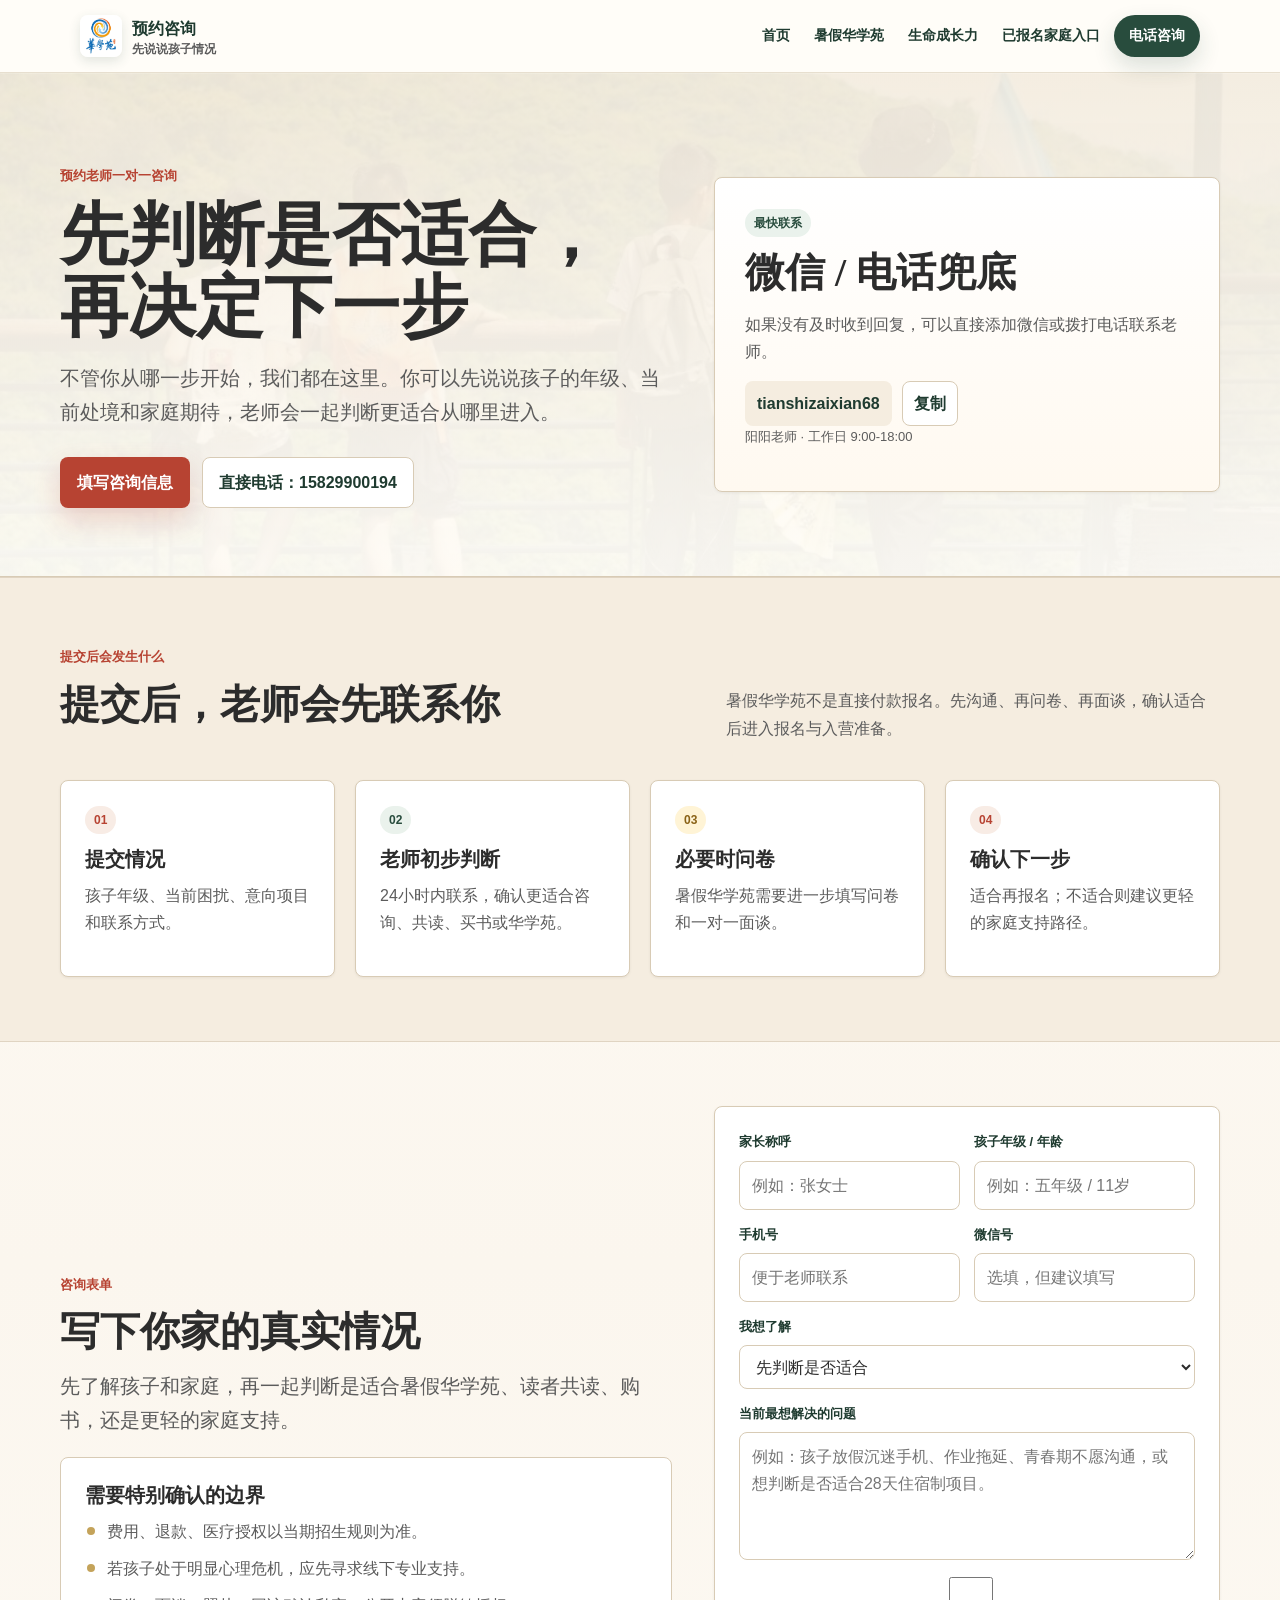
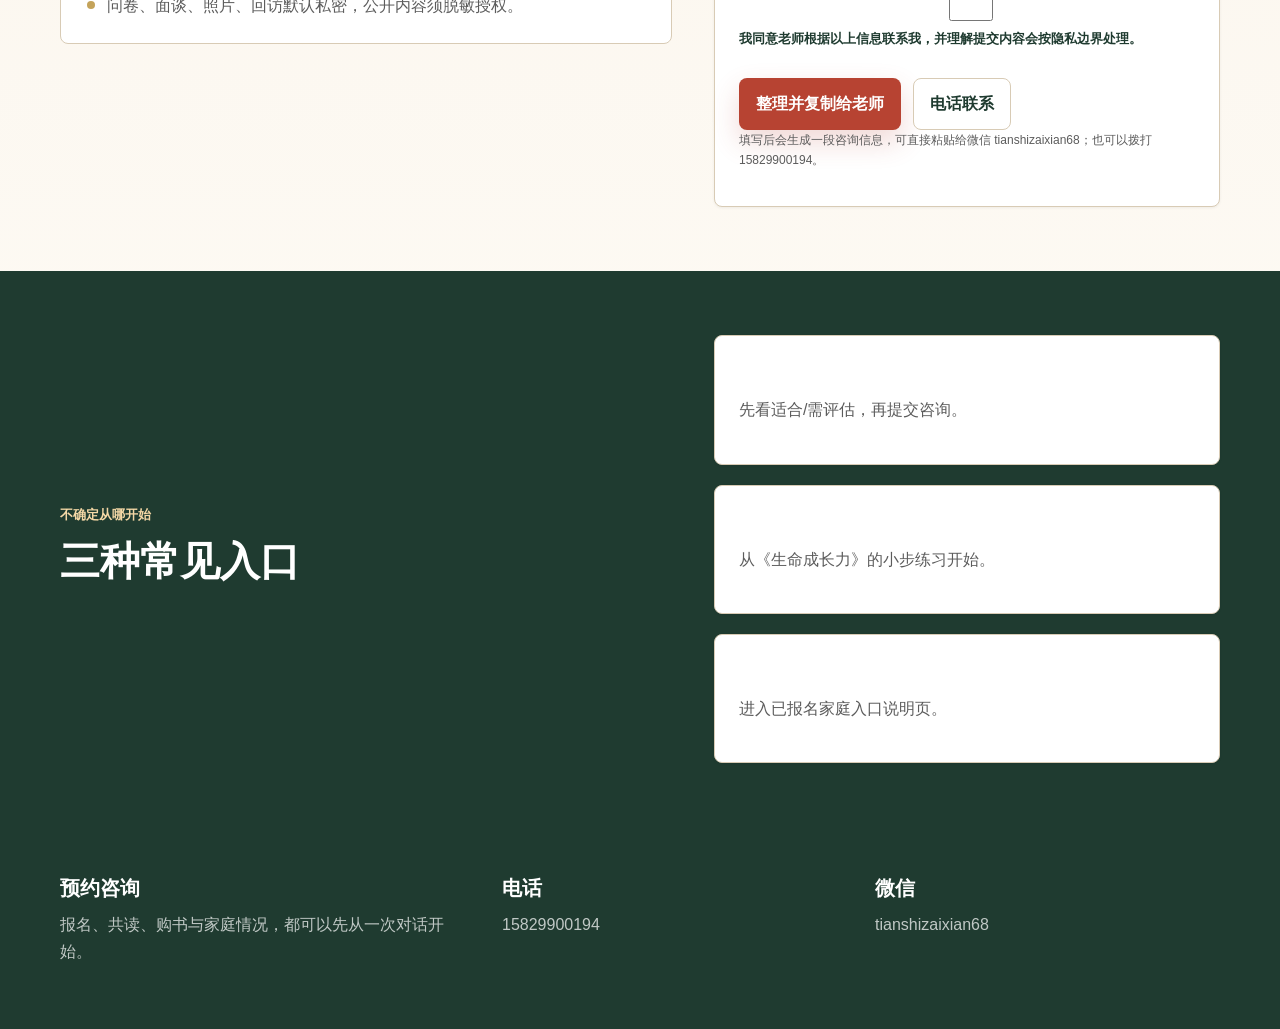
<file: contact/index.html>
<!doctype html>
<html lang="zh-CN">
  <head>
    <meta charset="utf-8">
    <meta name="viewport" content="width=device-width, initial-scale=1">
    <meta http-equiv="refresh" content="0; url=../consult/?source=contact_alias">
    <title>联系咨询｜跳转中</title>
<meta name="description" content="联系咨询入口已统一到预约咨询页，可从这里继续了解暑假华学苑、读者共读与家庭支持。">
<!-- SEO / social sharing -->
<link rel="canonical" href="https://jasoneip01-pixel.github.io/angel/consult/">
<meta property="og:title" content="联系咨询｜跳转中">
<meta property="og:description" content="联系咨询入口已统一到预约咨询页，可从这里继续了解暑假华学苑、读者共读与家庭支持。">
<meta property="og:url" content="https://jasoneip01-pixel.github.io/angel/contact/">
<meta property="og:type" content="website">
<meta property="og:image" content="https://jasoneip01-pixel.github.io/angel/assets/images/og-home.jpg">
<meta property="og:image:width" content="1200">
<meta property="og:image:height" content="630">
<meta property="og:locale" content="zh_CN">
<meta property="og:site_name" content="天使在线 · 华学苑">
<meta name="twitter:card" content="summary_large_image">
<meta name="twitter:title" content="联系咨询｜跳转中">
<meta name="twitter:description" content="联系咨询入口已统一到预约咨询页，可从这里继续了解暑假华学苑、读者共读与家庭支持。">
<meta name="twitter:image" content="https://jasoneip01-pixel.github.io/angel/assets/images/og-home.jpg">
<script type="application/ld+json">
{
  "@context": "https://schema.org",
  "@type": "ContactPage",
  "name": "联系咨询｜跳转中",
  "description": "联系咨询入口已统一到预约咨询页，可从这里继续了解暑假华学苑、读者共读与家庭支持。",
  "url": "https://jasoneip01-pixel.github.io/angel/consult/",
  "inLanguage": "zh-CN",
  "isPartOf": {
    "@type": "WebSite",
    "name": "天使在线 · 华学苑",
    "url": "https://jasoneip01-pixel.github.io/angel/"
  },
  "publisher": {
    "@type": "Organization",
    "name": "天使在线 · 华学苑",
    "url": "https://jasoneip01-pixel.github.io/angel/"
  }
}
</script>
<!-- /SEO / social sharing -->
    <link rel="stylesheet" href="../assets/styles.css">
  </head>
  <body>
    <main class="redirect-page">
      <div class="container card">
        <h1>联系咨询请前往预约页</h1>
        <p class="muted">正在跳转到新的稳定入口。</p>
        <a class="btn primary" href="../consult/?source=contact_alias">前往预约咨询</a>
      </div>
    </main>
  </body>
</html>
</file>
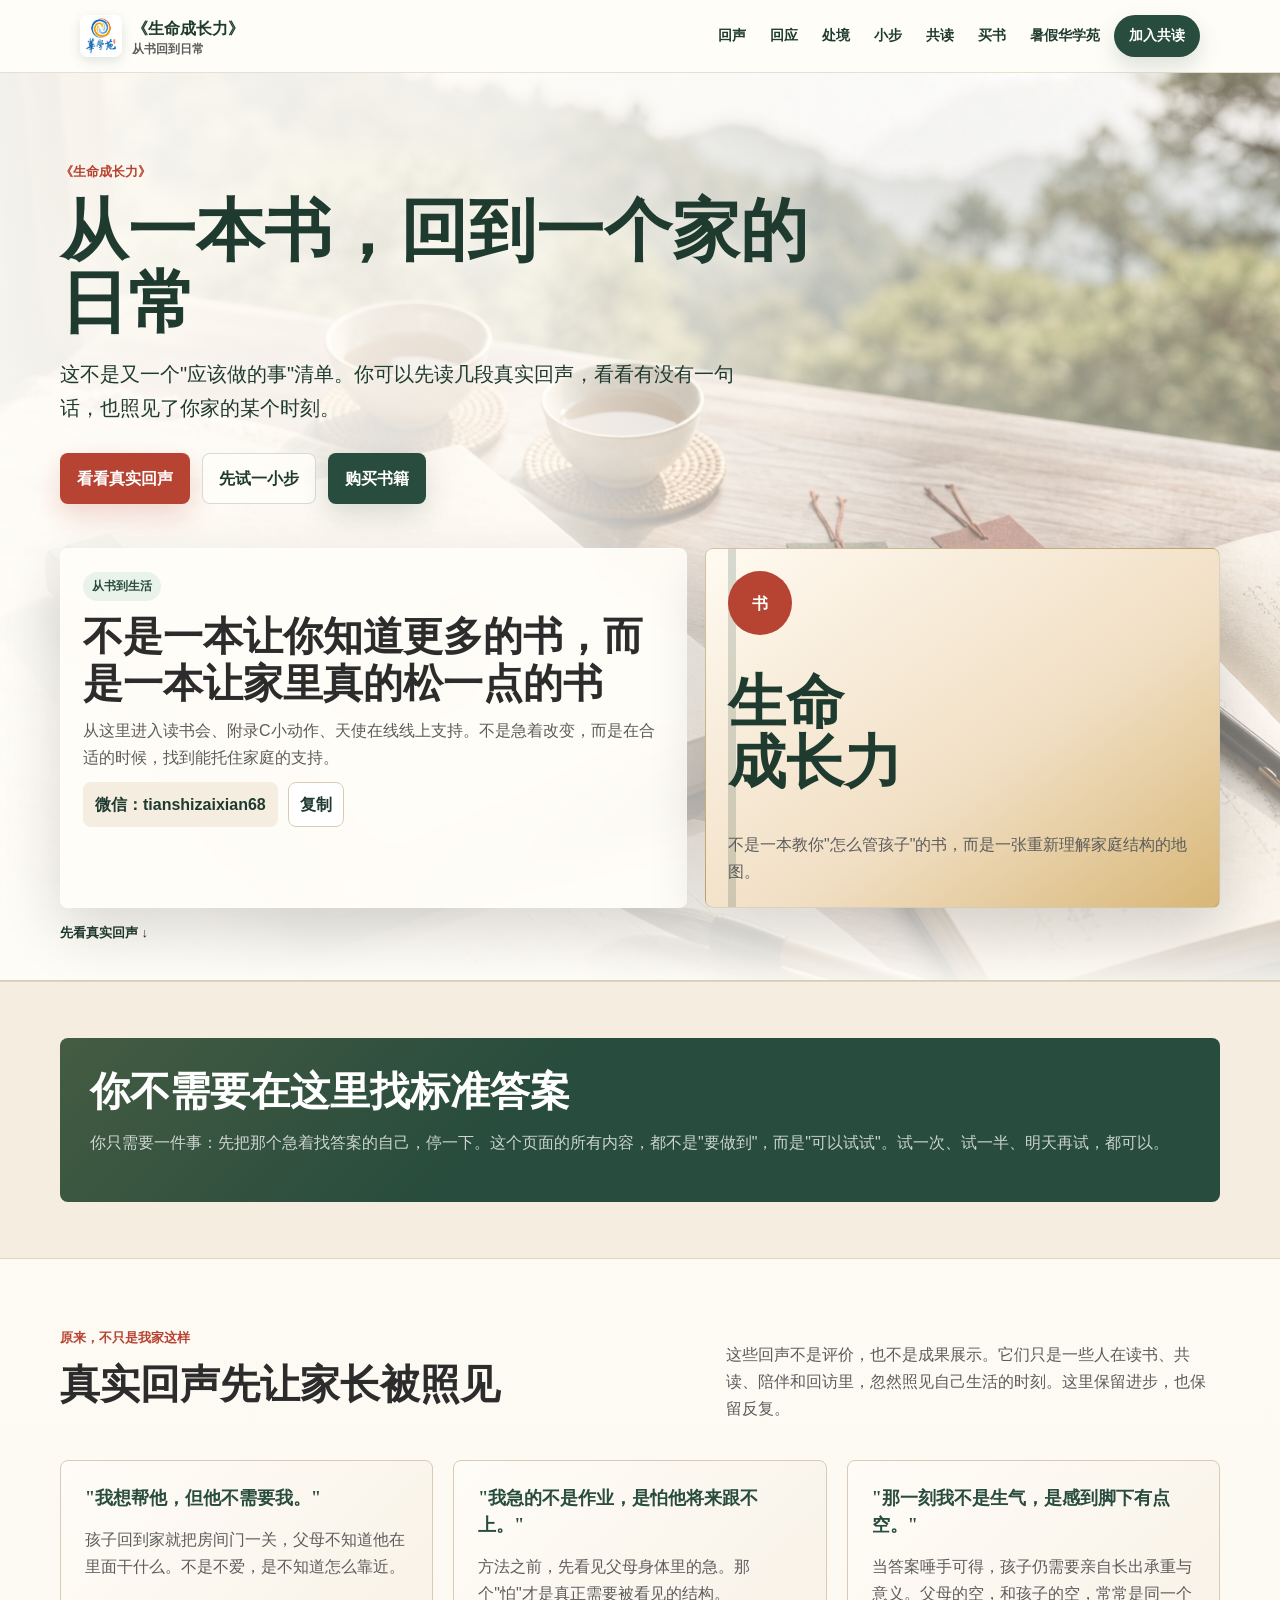
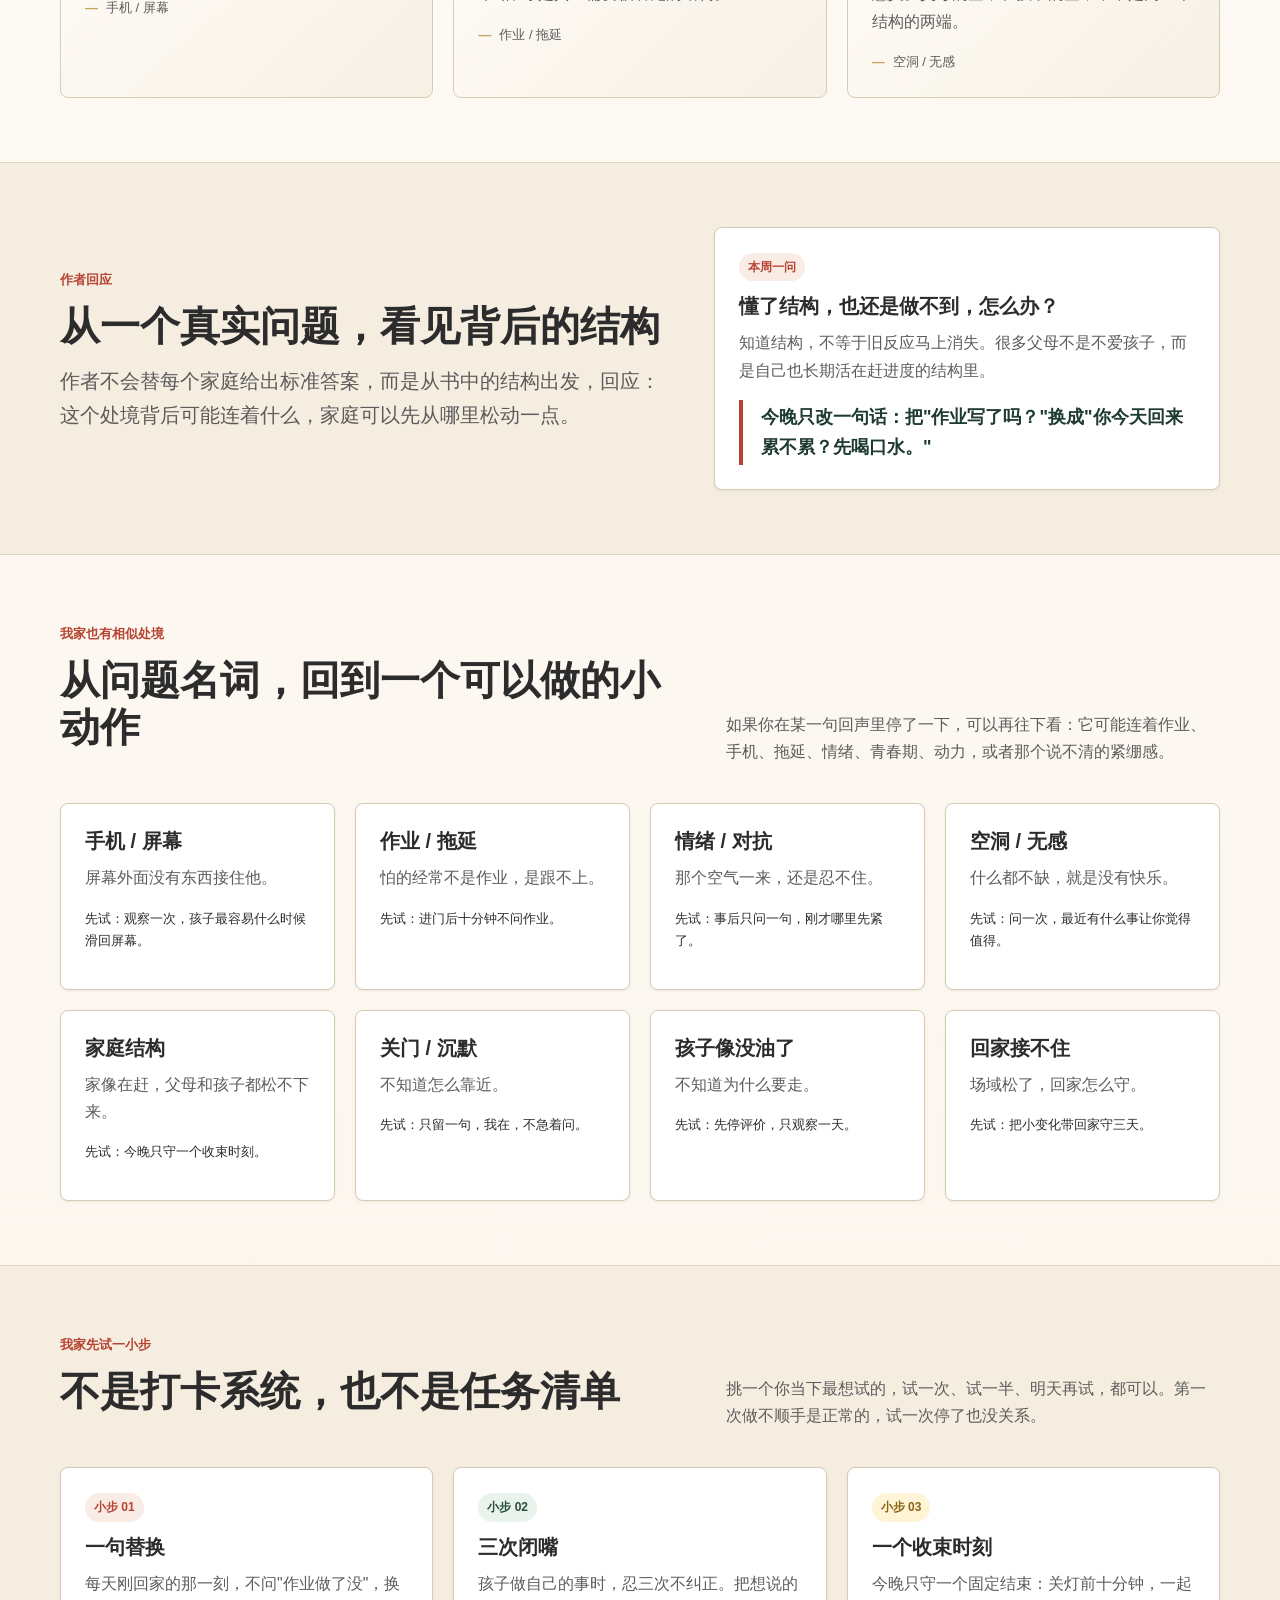
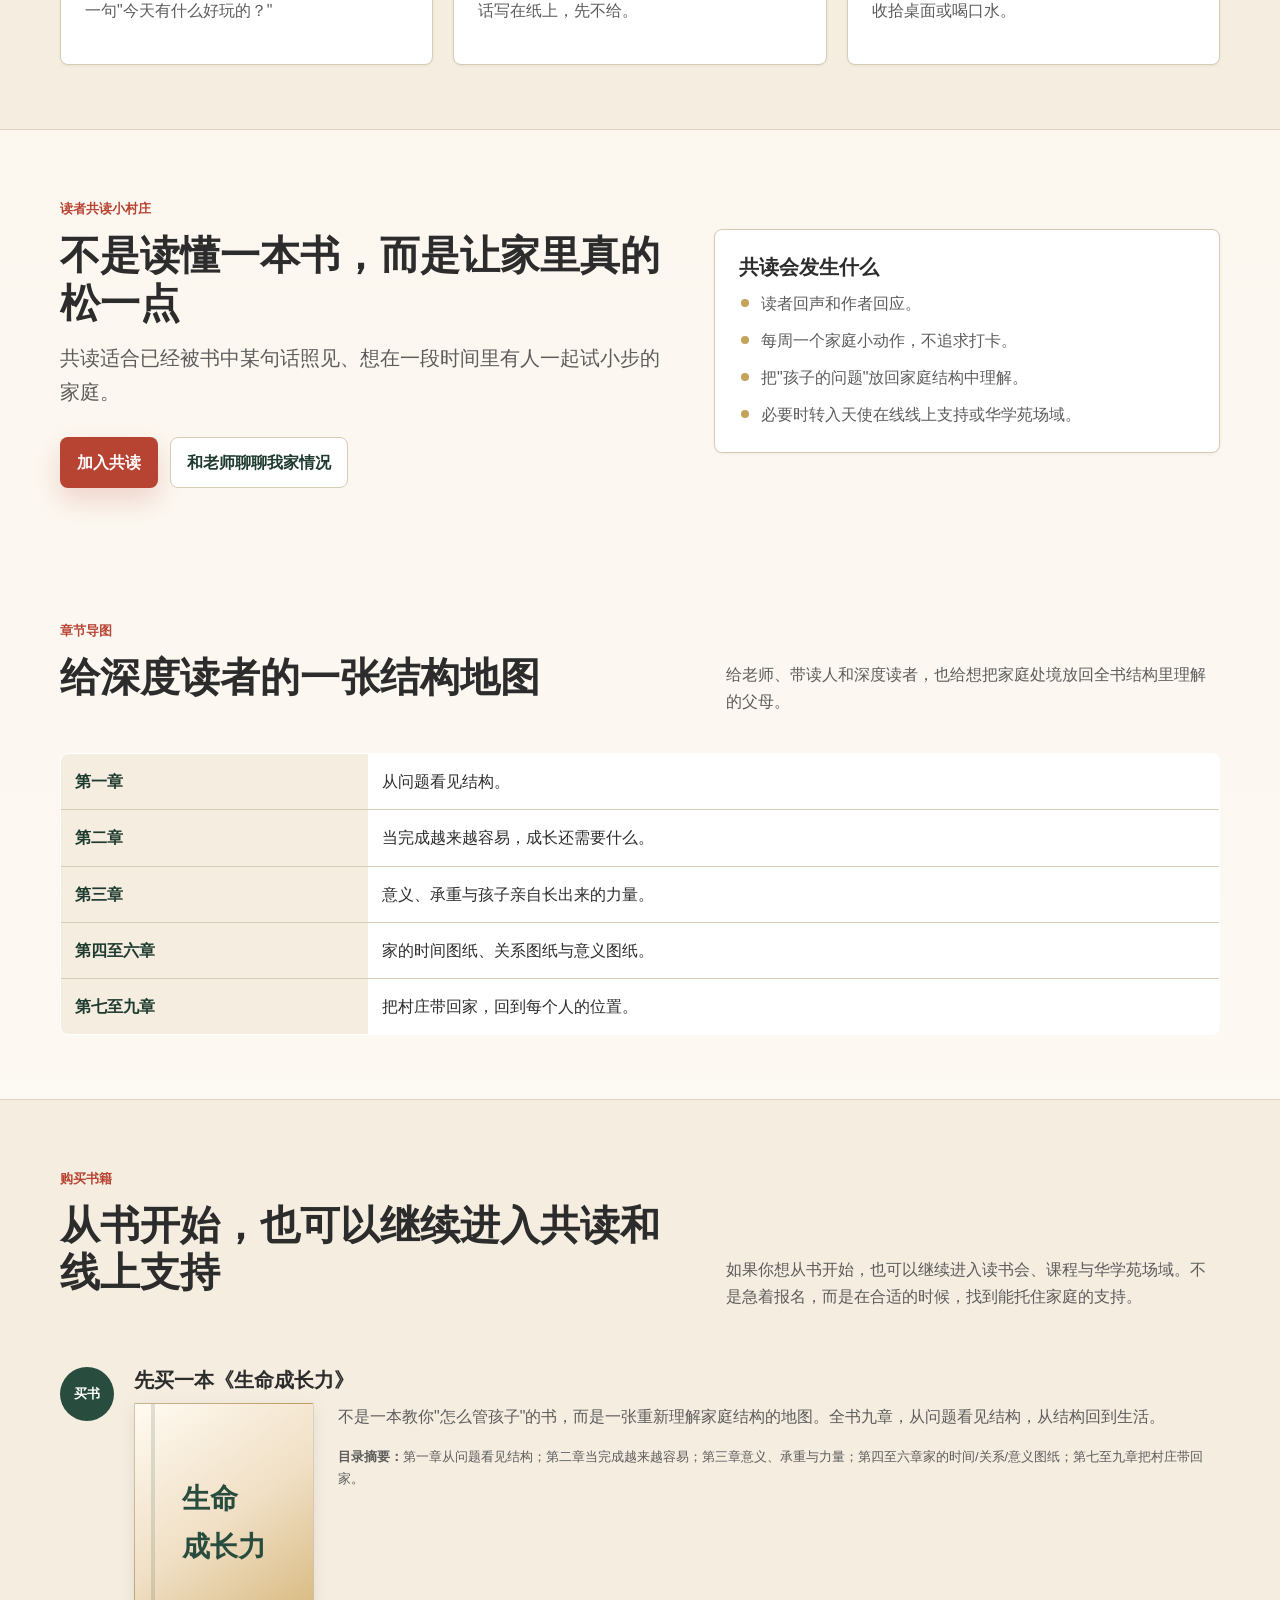
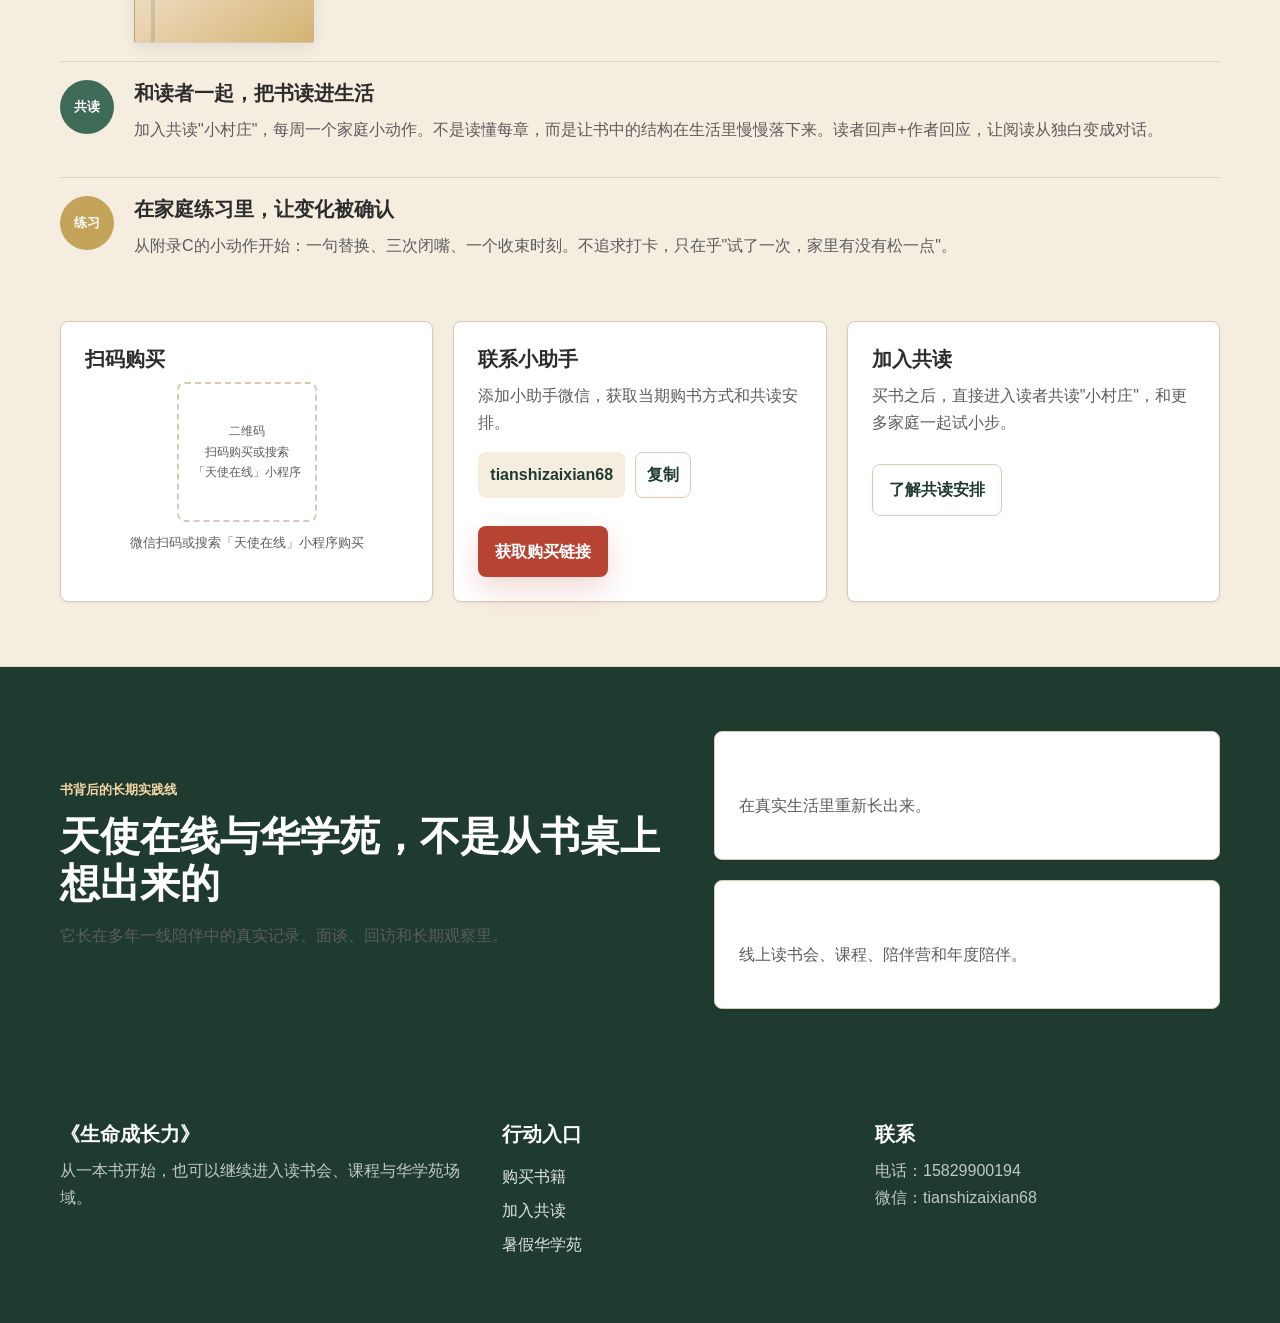
<file: life/index.html>
<!doctype html>
<html lang="zh-CN">
<head>
<meta charset="utf-8">
<meta name="viewport" content="width=device-width, initial-scale=1">
<title>《生命成长力》｜从一本书回到一个家的日常</title>
<meta name="description" content="《生命成长力》帮助家庭从问题看见结构，从真实回声、作者回应和家庭小步，回到一个家的日常。">
<!-- SEO / social sharing -->
<link rel="canonical" href="https://jasoneip01-pixel.github.io/angel/life/">
<meta property="og:title" content="《生命成长力》｜从一本书回到一个家的日常">
<meta property="og:description" content="《生命成长力》帮助家庭从问题看见结构，从真实回声、作者回应和家庭小步，回到一个家的日常。">
<meta property="og:url" content="https://jasoneip01-pixel.github.io/angel/life/">
<meta property="og:type" content="website">
<meta property="og:image" content="https://jasoneip01-pixel.github.io/angel/assets/images/og-life.jpg">
<meta property="og:image:width" content="1200">
<meta property="og:image:height" content="630">
<meta property="og:locale" content="zh_CN">
<meta property="og:site_name" content="天使在线 · 华学苑">
<meta name="twitter:card" content="summary_large_image">
<meta name="twitter:title" content="《生命成长力》｜从一本书回到一个家的日常">
<meta name="twitter:description" content="《生命成长力》帮助家庭从问题看见结构，从真实回声、作者回应和家庭小步，回到一个家的日常。">
<meta name="twitter:image" content="https://jasoneip01-pixel.github.io/angel/assets/images/og-life.jpg">
<script type="application/ld+json">
{
  "@context": "https://schema.org",
  "@type": "Book",
  "name": "生命成长力",
  "description": "帮助家庭从问题看见结构，从真实回声、作者回应和家庭小步，回到一个家的日常。",
  "author": {
    "@type": "Organization",
    "name": "天使在线 · 华学苑"
  },
  "url": "https://jasoneip01-pixel.github.io/angel/life/",
  "inLanguage": "zh-CN"
}
</script>
<!-- /SEO / social sharing -->
<link rel="stylesheet" href="../assets/styles.css">
</head>
<body>
<a class="skip-link" href="#main">跳到正文</a>
<header class="site-header">
<div class="nav-shell">
<a class="brand" href="../">
<img src="../assets/images/logo-hx-logo.jpg" alt="华学苑">
<span>《生命成长力》<small>从书回到日常</small></span>
</a>
<nav class="desktop-nav" aria-label="主导航">
<a href="#echoes">回声</a>
<a href="#author-response">回应</a>
<a href="#situations">处境</a>
<a href="#practice">小步</a>
<a href="#reading">共读</a>
<a href="#book-order">买书</a>
<a href="../summer-hua/">暑假华学苑</a>
<a class="nav-cta" href="../consult/?intent=reading&source=life_nav">加入共读</a>
</nav>
<button class="menu-button" type="button" data-menu-button aria-label="打开菜单" aria-expanded="false">
<span class="menu-icon" aria-hidden="true"></span>
</button>
</div>
<nav class="mobile-panel" data-mobile-panel aria-label="移动导航">
<a href="#echoes">回声</a>
<a href="#author-response">回应</a>
<a href="#situations">处境</a>
<a href="#practice">小步</a>
<a href="#book-order">买书</a>
<a class="nav-cta" href="../consult/?intent=reading&source=life_mobile">加入共读</a>
</nav>
</header>

<main id="main">
<section class="hero-immersive hero-life" style="--hero-position: center 46%;">
<div class="container">
<div class="hero-copy">
<span class="eyebrow">《生命成长力》</span>
<h1>从一本书，回到一个家的日常</h1>
<p class="lead">这不是又一个"应该做的事"清单。你可以先读几段真实回声，看看有没有一句话，也照见了你家的某个时刻。</p>
<div class="hero-actions">
<a class="btn primary" href="#echoes">看看真实回声</a>
<a class="btn light" href="#practice">先试一小步</a>
<a class="btn green" href="#book-order">购买书籍</a>
</div>
</div>
<div class="hero-proof">
<div class="hero-panel">
<span class="tag green">从书到生活</span>
<h2>不是一本让你知道更多的书，而是一本让家里真的松一点的书</h2>
<p class="muted">从这里进入读书会、附录C小动作、天使在线线上支持。不是急着改变，而是在合适的时候，找到能托住家庭的支持。</p>
<div class="copy-row">
<span class="copy-value">微信：tianshizaixian68</span>
<button class="copy-btn" type="button" data-copy="tianshizaixian68">复制</button>
</div>
</div>
<div class="book-object hero-panel" aria-label="生命成长力书籍视觉">
<div class="book-seal">书</div>
<div class="book-title">生命<br>成长力</div>
<p class="muted">不是一本教你"怎么管孩子"的书，而是一张重新理解家庭结构的地图。</p>
</div>
</div>
<a class="hero-scroll" href="#echoes">先看真实回声 ↓</a>
</div>
</section>

<section class="section tight band">
<div class="container">
<div class="callout">
<h2>你不需要在这里找标准答案</h2>
<p class="muted">你只需要一件事：先把那个急着找答案的自己，停一下。这个页面的所有内容，都不是"要做到"，而是"可以试试"。试一次、试一半、明天再试，都可以。</p>
</div>
</div>
</section>

<!-- Echo area: narrative rhythm, progress and setbacks, not review wall -->
<section class="section" id="echoes">
<div class="container">
<div class="section-head">
<div>
<span class="kicker">原来，不只是我家这样</span>
<h2>真实回声先让家长被照见</h2>
</div>
<p>这些回声不是评价，也不是成果展示。它们只是一些人在读书、共读、陪伴和回访里，忽然照见自己生活的时刻。这里保留进步，也保留反复。</p>
</div>
<div class="grid cols-3">
<div class="echo-card">
<div class="echo-quote">"我想帮他，但他不需要我。"</div>
<p class="muted">孩子回到家就把房间门一关，父母不知道他在里面干什么。不是不爱，是不知道怎么靠近。</p>
<div class="echo-from">手机 / 屏幕</div>
</div>
<div class="echo-card">
<div class="echo-quote">"我急的不是作业，是怕他将来跟不上。"</div>
<p class="muted">方法之前，先看见父母身体里的急。那个"怕"才是真正需要被看见的结构。</p>
<div class="echo-from">作业 / 拖延</div>
</div>
<div class="echo-card">
<div class="echo-quote">"那一刻我不是生气，是感到脚下有点空。"</div>
<p class="muted">当答案唾手可得，孩子仍需要亲自长出承重与意义。父母的空，和孩子的空，常常是同一个结构的两端。</p>
<div class="echo-from">空洞 / 无感</div>
</div>
</div>
</div>
</section>

<section class="section band" id="author-response">
<div class="container split">
<div>
<span class="kicker">作者回应</span>
<h2>从一个真实问题，看见背后的结构</h2>
<p class="lead">作者不会替每个家庭给出标准答案，而是从书中的结构出发，回应：这个处境背后可能连着什么，家庭可以先从哪里松动一点。</p>
</div>
<article class="card">
<span class="tag">本周一问</span>
<h3>懂了结构，也还是做不到，怎么办？</h3>
<p class="muted">知道结构，不等于旧反应马上消失。很多父母不是不爱孩子，而是自己也长期活在赶进度的结构里。</p>
<div class="quote">今晚只改一句话：把"作业写了吗？"换成"你今天回来累不累？先喝口水。"</div>
</article>
</div>
</section>

<section class="section" id="situations">
<div class="container">
<div class="section-head">
<div>
<span class="kicker">我家也有相似处境</span>
<h2>从问题名词，回到一个可以做的小动作</h2>
</div>
<p>如果你在某一句回声里停了一下，可以再往下看：它可能连着作业、手机、拖延、情绪、青春期、动力，或者那个说不清的紧绷感。</p>
</div>
<div class="grid cols-4">
<article class="card"><h3>手机 / 屏幕</h3><p class="muted">屏幕外面没有东西接住他。</p><p class="small">先试：观察一次，孩子最容易什么时候滑回屏幕。</p></article>
<article class="card"><h3>作业 / 拖延</h3><p class="muted">怕的经常不是作业，是跟不上。</p><p class="small">先试：进门后十分钟不问作业。</p></article>
<article class="card"><h3>情绪 / 对抗</h3><p class="muted">那个空气一来，还是忍不住。</p><p class="small">先试：事后只问一句，刚才哪里先紧了。</p></article>
<article class="card"><h3>空洞 / 无感</h3><p class="muted">什么都不缺，就是没有快乐。</p><p class="small">先试：问一次，最近有什么事让你觉得值得。</p></article>
<article class="card"><h3>家庭结构</h3><p class="muted">家像在赶，父母和孩子都松不下来。</p><p class="small">先试：今晚只守一个收束时刻。</p></article>
<article class="card"><h3>关门 / 沉默</h3><p class="muted">不知道怎么靠近。</p><p class="small">先试：只留一句，我在，不急着问。</p></article>
<article class="card"><h3>孩子像没油了</h3><p class="muted">不知道为什么要走。</p><p class="small">先试：先停评价，只观察一天。</p></article>
<article class="card"><h3>回家接不住</h3><p class="muted">场域松了，回家怎么守。</p><p class="small">先试：把小变化带回家守三天。</p></article>
</div>
</div>
</section>

<section class="section band" id="practice">
<div class="container">
<div class="section-head">
<div>
<span class="kicker">我家先试一小步</span>
<h2>不是打卡系统，也不是任务清单</h2>
</div>
<p>挑一个你当下最想试的，试一次、试一半、明天再试，都可以。第一次做不顺手是正常的，试一次停了也没关系。</p>
</div>
<div class="grid cols-3">
<article class="card">
<span class="tag">小步 01</span>
<h3>一句替换</h3>
<p class="muted">每天刚回家的那一刻，不问"作业做了没"，换一句"今天有什么好玩的？"</p>
</article>
<article class="card">
<span class="tag green">小步 02</span>
<h3>三次闭嘴</h3>
<p class="muted">孩子做自己的事时，忍三次不纠正。把想说的话写在纸上，先不给。</p>
</article>
<article class="card">
<span class="tag gold">小步 03</span>
<h3>一个收束时刻</h3>
<p class="muted">今晚只守一个固定结束：关灯前十分钟，一起收拾桌面或喝口水。</p>
</article>
</div>
</div>
</section>

<section class="section" id="reading">
<div class="container split">
<div>
<span class="kicker">读者共读小村庄</span>
<h2>不是读懂一本书，而是让家里真的松一点</h2>
<p class="lead">共读适合已经被书中某句话照见、想在一段时间里有人一起试小步的家庭。</p>
<div class="actions">
<a class="btn primary" href="../consult/?intent=reading&source=life_reading">加入共读</a>
<a class="btn light" href="../consult/?intent=family&source=life_reading">和老师聊聊我家情况</a>
</div>
</div>
<div class="card">
<h3>共读会发生什么</h3>
<ul class="check-list">
<li>读者回声和作者回应。</li>
<li>每周一个家庭小动作，不追求打卡。</li>
<li>把"孩子的问题"放回家庭结构中理解。</li>
<li>必要时转入天使在线线上支持或华学苑场域。</li>
</ul>
</div>
</div>
</section>

<!-- Book chapter map: visual timeline for chapter guide -->
<section class="section" id="chapters">
<div class="container">
<div class="section-head">
<div>
<span class="kicker">章节导图</span>
<h2>给深度读者的一张结构地图</h2>
</div>
<p>给老师、带读人和深度读者，也给想把家庭处境放回全书结构里理解的父母。</p>
</div>
<table class="table-lite">
<tbody>
<tr><th>第一章</th><td>从问题看见结构。</td></tr>
<tr><th>第二章</th><td>当完成越来越容易，成长还需要什么。</td></tr>
<tr><th>第三章</th><td>意义、承重与孩子亲自长出来的力量。</td></tr>
<tr><th>第四至六章</th><td>家的时间图纸、关系图纸与意义图纸。</td></tr>
<tr><th>第七至九章</th><td>把村庄带回家，回到每个人的位置。</td></tr>
</tbody>
</table>
</div>
</section>

<!-- Three-act story flow: buy book → read together → family practice -->
<section class="section band" id="book-order">
<div class="container">
<div class="section-head">
<div>
<span class="kicker">购买书籍</span>
<h2>从书开始，也可以继续进入共读和线上支持</h2>
</div>
<p>如果你想从书开始，也可以继续进入读书会、课程与华学苑场域。不是急着报名，而是在合适的时候，找到能托住家庭的支持。</p>
</div>

<!-- Story flow: three acts -->
<div class="story-flow">
<div class="story-act">
<div class="story-act-num act1">买书</div>
<div>
<h3>先买一本《生命成长力》</h3>
<div class="book-showcase" style="margin-top:10px">
<div class="book-cover"><span>生命<br>成长力</span></div>
<div>
<p class="muted">不是一本教你"怎么管孩子"的书，而是一张重新理解家庭结构的地图。全书九章，从问题看见结构，从结构回到生活。</p>
<p class="small muted"><strong>目录摘要：</strong>第一章从问题看见结构；第二章当完成越来越容易；第三章意义、承重与力量；第四至六章家的时间/关系/意义图纸；第七至九章把村庄带回家。</p>
</div>
</div>
</div>
</div>
<div class="story-act">
<div class="story-act-num act2">共读</div>
<div>
<h3>和读者一起，把书读进生活</h3>
<p class="muted">加入共读"小村庄"，每周一个家庭小动作。不是读懂每章，而是让书中的结构在生活里慢慢落下来。读者回声+作者回应，让阅读从独白变成对话。</p>
</div>
</div>
<div class="story-act">
<div class="story-act-num act3">练习</div>
<div>
<h3>在家庭练习里，让变化被确认</h3>
<p class="muted">从附录C的小动作开始：一句替换、三次闭嘴、一个收束时刻。不追求打卡，只在乎"试了一次，家里有没有松一点"。</p>
</div>
</div>
</div>

<!-- Book purchase: independent QR area, separate from consult form -->
<div class="grid cols-3" style="margin-top:28px">
<div class="card">
<h3>扫码购买</h3>
<div class="qr-placeholder" style="margin:10px auto">二维码<br>扫码购买或搜索<br>「天使在线」小程序</div>
<p class="small muted" style="text-align:center">微信扫码或搜索「天使在线」小程序购买</p>
</div>
<div class="card">
<h3>联系小助手</h3>
<p class="muted">添加小助手微信，获取当期购书方式和共读安排。</p>
<div class="copy-row">
<span class="copy-value">tianshizaixian68</span>
<button class="copy-btn" type="button" data-copy="tianshizaixian68">复制</button>
</div>
<div class="actions">
<a class="btn primary" href="../consult/?intent=book&source=life_book">获取购买链接</a>
</div>
</div>
<div class="card">
<h3>加入共读</h3>
<p class="muted">买书之后，直接进入读者共读"小村庄"，和更多家庭一起试小步。</p>
<div class="actions">
<a class="btn light" href="../consult/?intent=reading&source=life_book">了解共读安排</a>
</div>
</div>
</div>
</div>
</section>

<section class="section dark-band" id="practice-lines">
<div class="container split">
<div>
<span class="kicker" style="color:#f5d8a6">书背后的长期实践线</span>
<h2>天使在线与华学苑，不是从书桌上想出来的</h2>
<p class="muted">它长在多年一线陪伴中的真实记录、面谈、回访和长期观察里。</p>
</div>
<div class="grid">
<a class="card card-link" href="../summer-hua/"><h3>华学苑</h3><p class="muted">在真实生活里重新长出来。</p></a>
<a class="card card-link" href="../consult/?intent=family&source=life_lines"><h3>天使在线</h3><p class="muted">线上读书会、课程、陪伴营和年度陪伴。</p></a>
</div>
</div>
</section>
</main>

<footer class="footer">
<div class="container footer-grid">
<div><h3>《生命成长力》</h3><p>从一本书开始，也可以继续进入读书会、课程与华学苑场域。</p></div>
<div><h3>行动入口</h3><ul><li><a href="#book-order">购买书籍</a></li><li><a href="../consult/?intent=reading&source=life_footer">加入共读</a></li><li><a href="../summer-hua/">暑假华学苑</a></li></ul></div>
<div><h3>联系</h3><p>电话：15829900194<br>微信：tianshizaixian68</p></div>
</div>
</footer>
<div class="sticky-cta">
<a class="btn green" href="tel:15829900194">电话咨询</a>
<button class="btn light" type="button" data-copy="tianshizaixian68">微信客服</button>
<a class="btn primary" href="../consult/?intent=reading&source=sticky_life">加入共读</a>
</div>
<script src="../assets/app.js"></script>
</body>
</html>
</file>
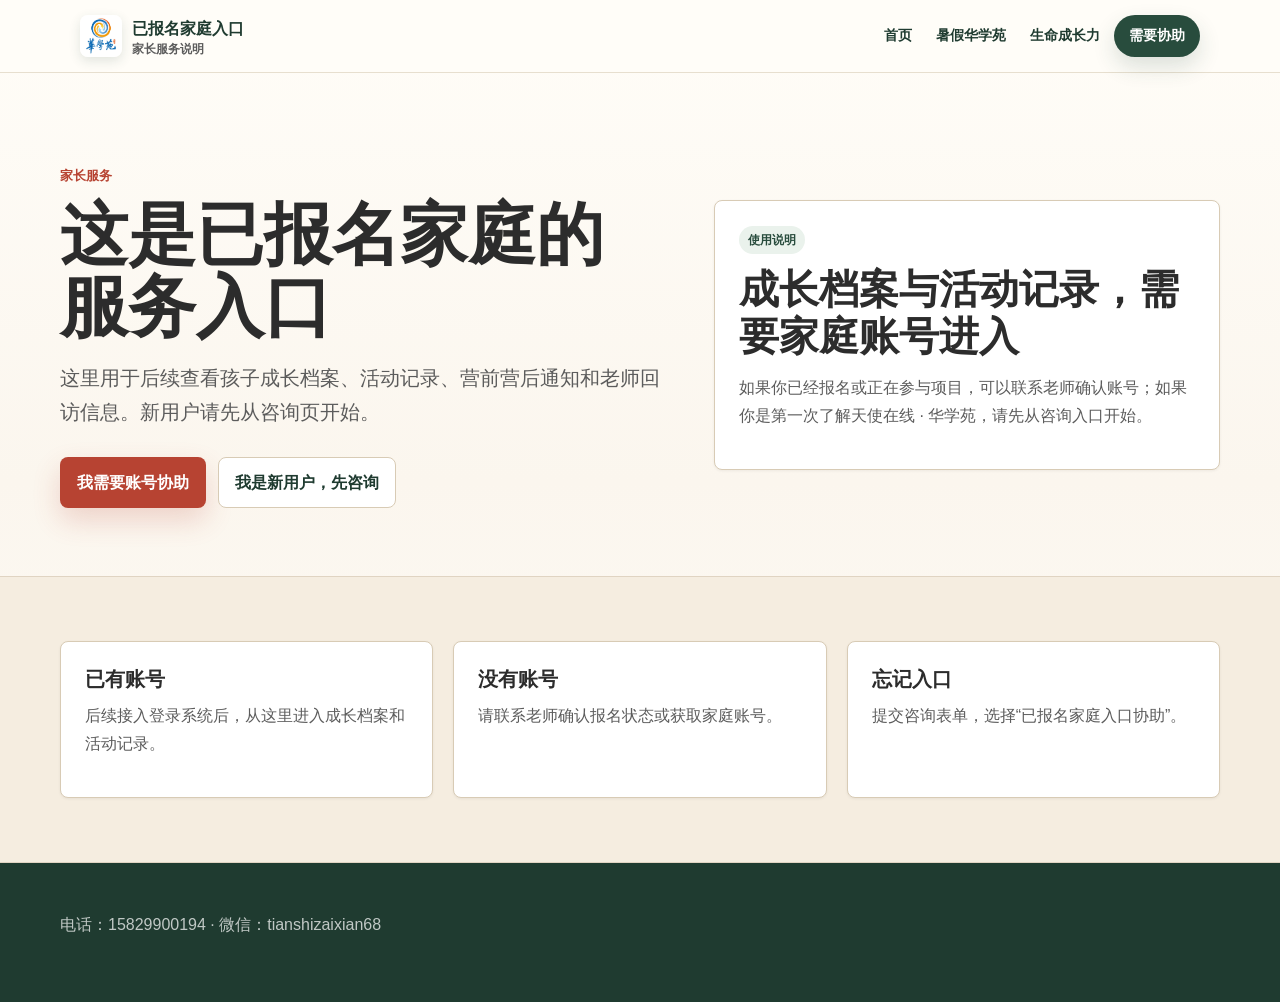
<file: portal/index.html>
<!doctype html>
<html lang="zh-CN">
  <head>
    <meta charset="utf-8">
    <meta name="viewport" content="width=device-width, initial-scale=1">
    <title>已报名家庭入口｜天使在线 · 华学苑</title>
    <meta name="description" content="已报名家庭入口说明：成长档案、活动记录、账号获取与咨询帮助。">
<!-- SEO / social sharing -->
<link rel="canonical" href="https://jasoneip01-pixel.github.io/angel/portal/">
<meta property="og:title" content="已报名家庭入口｜天使在线 · 华学苑">
<meta property="og:description" content="已报名家庭入口说明：成长档案、活动记录、账号获取与咨询帮助。">
<meta property="og:url" content="https://jasoneip01-pixel.github.io/angel/portal/">
<meta property="og:type" content="website">
<meta property="og:image" content="https://jasoneip01-pixel.github.io/angel/assets/images/og-home.jpg">
<meta property="og:image:width" content="1200">
<meta property="og:image:height" content="630">
<meta property="og:locale" content="zh_CN">
<meta property="og:site_name" content="天使在线 · 华学苑">
<meta name="twitter:card" content="summary_large_image">
<meta name="twitter:title" content="已报名家庭入口｜天使在线 · 华学苑">
<meta name="twitter:description" content="已报名家庭入口说明：成长档案、活动记录、账号获取与咨询帮助。">
<meta name="twitter:image" content="https://jasoneip01-pixel.github.io/angel/assets/images/og-home.jpg">
<script type="application/ld+json">
{
  "@context": "https://schema.org",
  "@type": "WebPage",
  "name": "已报名家庭入口｜天使在线 · 华学苑",
  "description": "已报名家庭入口说明：成长档案、活动记录、账号获取与咨询帮助。",
  "url": "https://jasoneip01-pixel.github.io/angel/portal/",
  "inLanguage": "zh-CN",
  "isPartOf": {
    "@type": "WebSite",
    "name": "天使在线 · 华学苑",
    "url": "https://jasoneip01-pixel.github.io/angel/"
  },
  "publisher": {
    "@type": "Organization",
    "name": "天使在线 · 华学苑",
    "url": "https://jasoneip01-pixel.github.io/angel/"
  }
}
</script>
<!-- /SEO / social sharing -->
    <link rel="stylesheet" href="../assets/styles.css">
  </head>
  <body>
    <header class="site-header">
      <div class="nav-shell">
        <a class="brand" href="../"><img src="../assets/images/logo-hx-logo.jpg" alt="华学苑"><span>已报名家庭入口<small>家长服务说明</small></span></a>
        <nav class="desktop-nav">
          <a href="../">首页</a>
          <a href="../summer-hua/">暑假华学苑</a>
          <a href="../life/">生命成长力</a>
          <a class="nav-cta" href="../consult/?intent=portal&source=portal_nav">需要协助</a>
        </nav>
      </div>
    </header>
    <main>
      <section class="page-hero">
        <div class="container hero-grid">
          <div>
          <span class="eyebrow">家长服务</span>
            <h1>这是已报名家庭的服务入口</h1>
            <p class="lead">这里用于后续查看孩子成长档案、活动记录、营前营后通知和老师回访信息。新用户请先从咨询页开始。</p>
            <div class="hero-actions">
              <a class="btn primary" href="../consult/?intent=portal&source=portal_hero">我需要账号协助</a>
              <a class="btn light" href="../consult/?intent=fit&source=portal_new">我是新用户，先咨询</a>
            </div>
          </div>
          <div class="card">
            <span class="tag green">使用说明</span>
            <h2>成长档案与活动记录，需要家庭账号进入</h2>
            <p class="muted">如果你已经报名或正在参与项目，可以联系老师确认账号；如果你是第一次了解天使在线 · 华学苑，请先从咨询入口开始。</p>
          </div>
        </div>
      </section>
      <section class="section band">
        <div class="container grid cols-3">
          <article class="card"><h3>已有账号</h3><p class="muted">后续接入登录系统后，从这里进入成长档案和活动记录。</p></article>
          <article class="card"><h3>没有账号</h3><p class="muted">请联系老师确认报名状态或获取家庭账号。</p></article>
          <article class="card"><h3>忘记入口</h3><p class="muted">提交咨询表单，选择“已报名家庭入口协助”。</p></article>
        </div>
      </section>
    </main>
    <footer class="footer"><div class="container"><p>电话：15829900194 · 微信：tianshizaixian68</p></div></footer>
  </body>
</html>
</file>
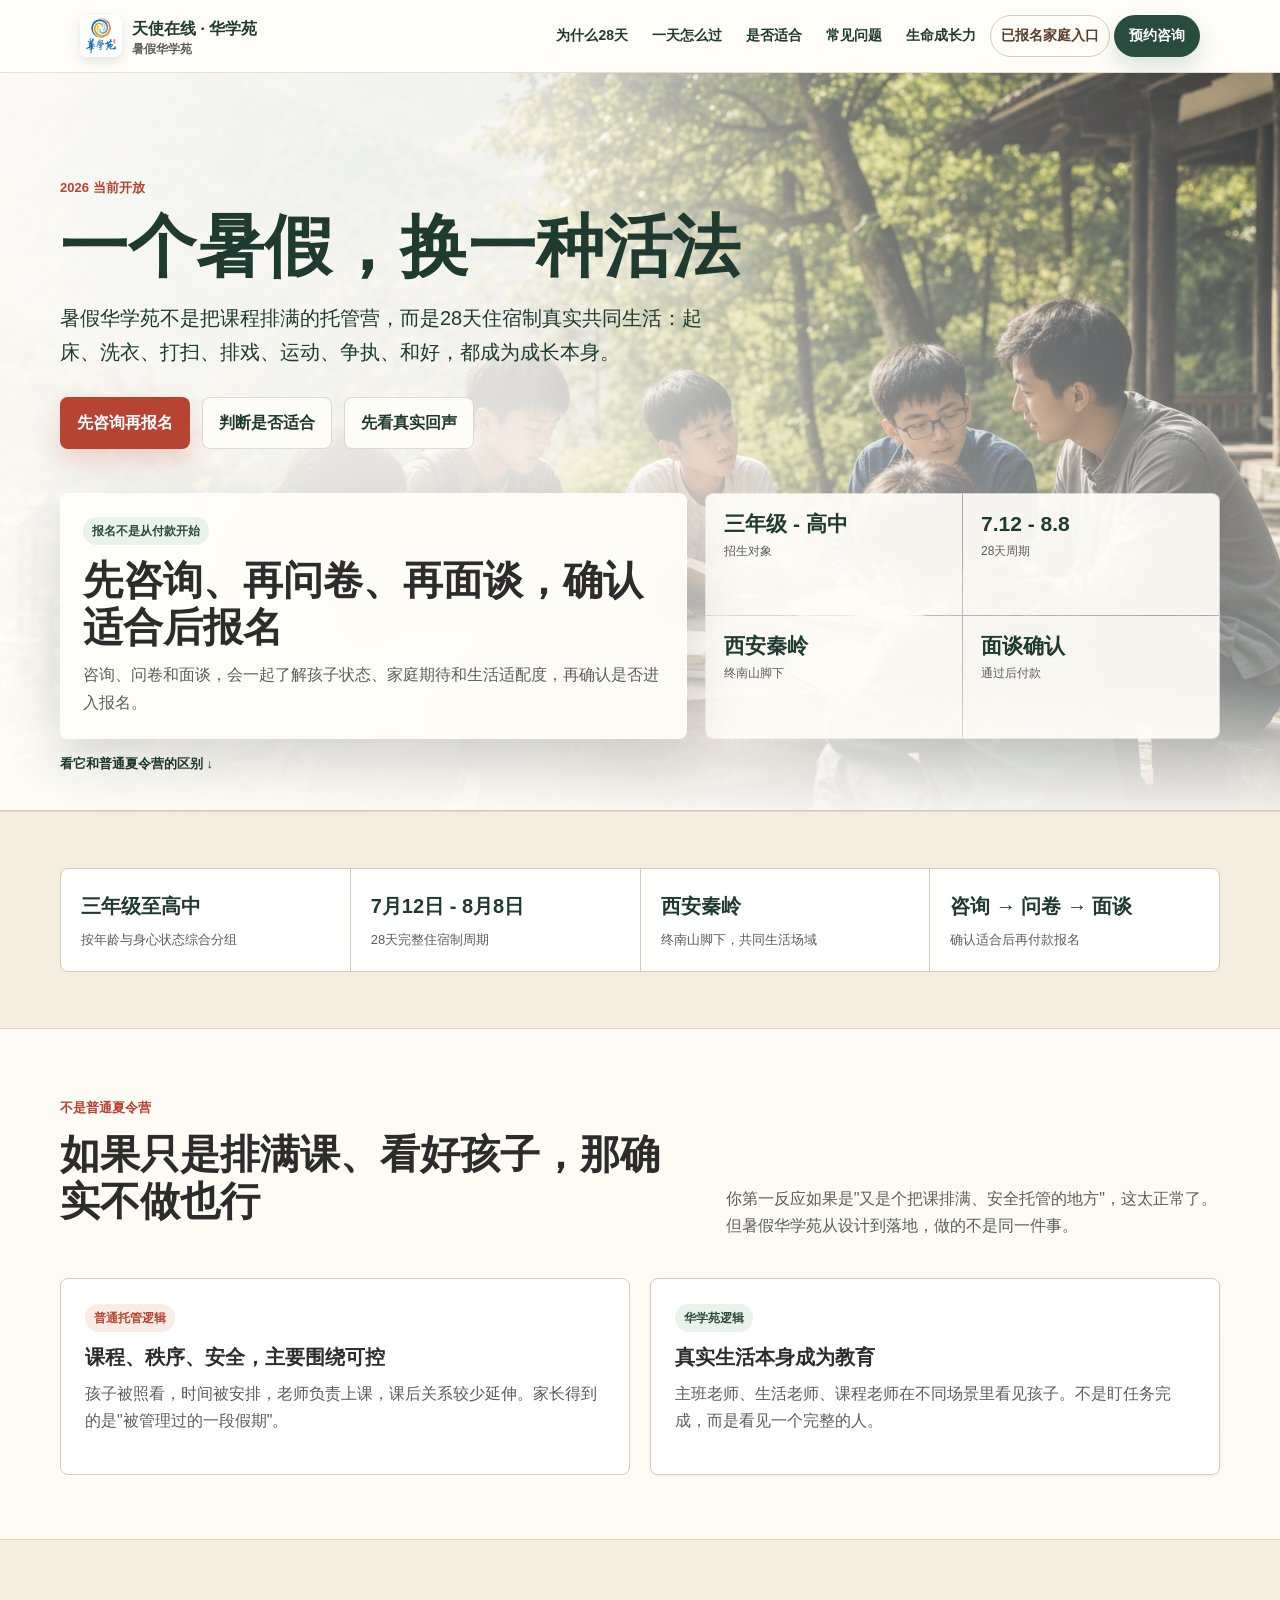
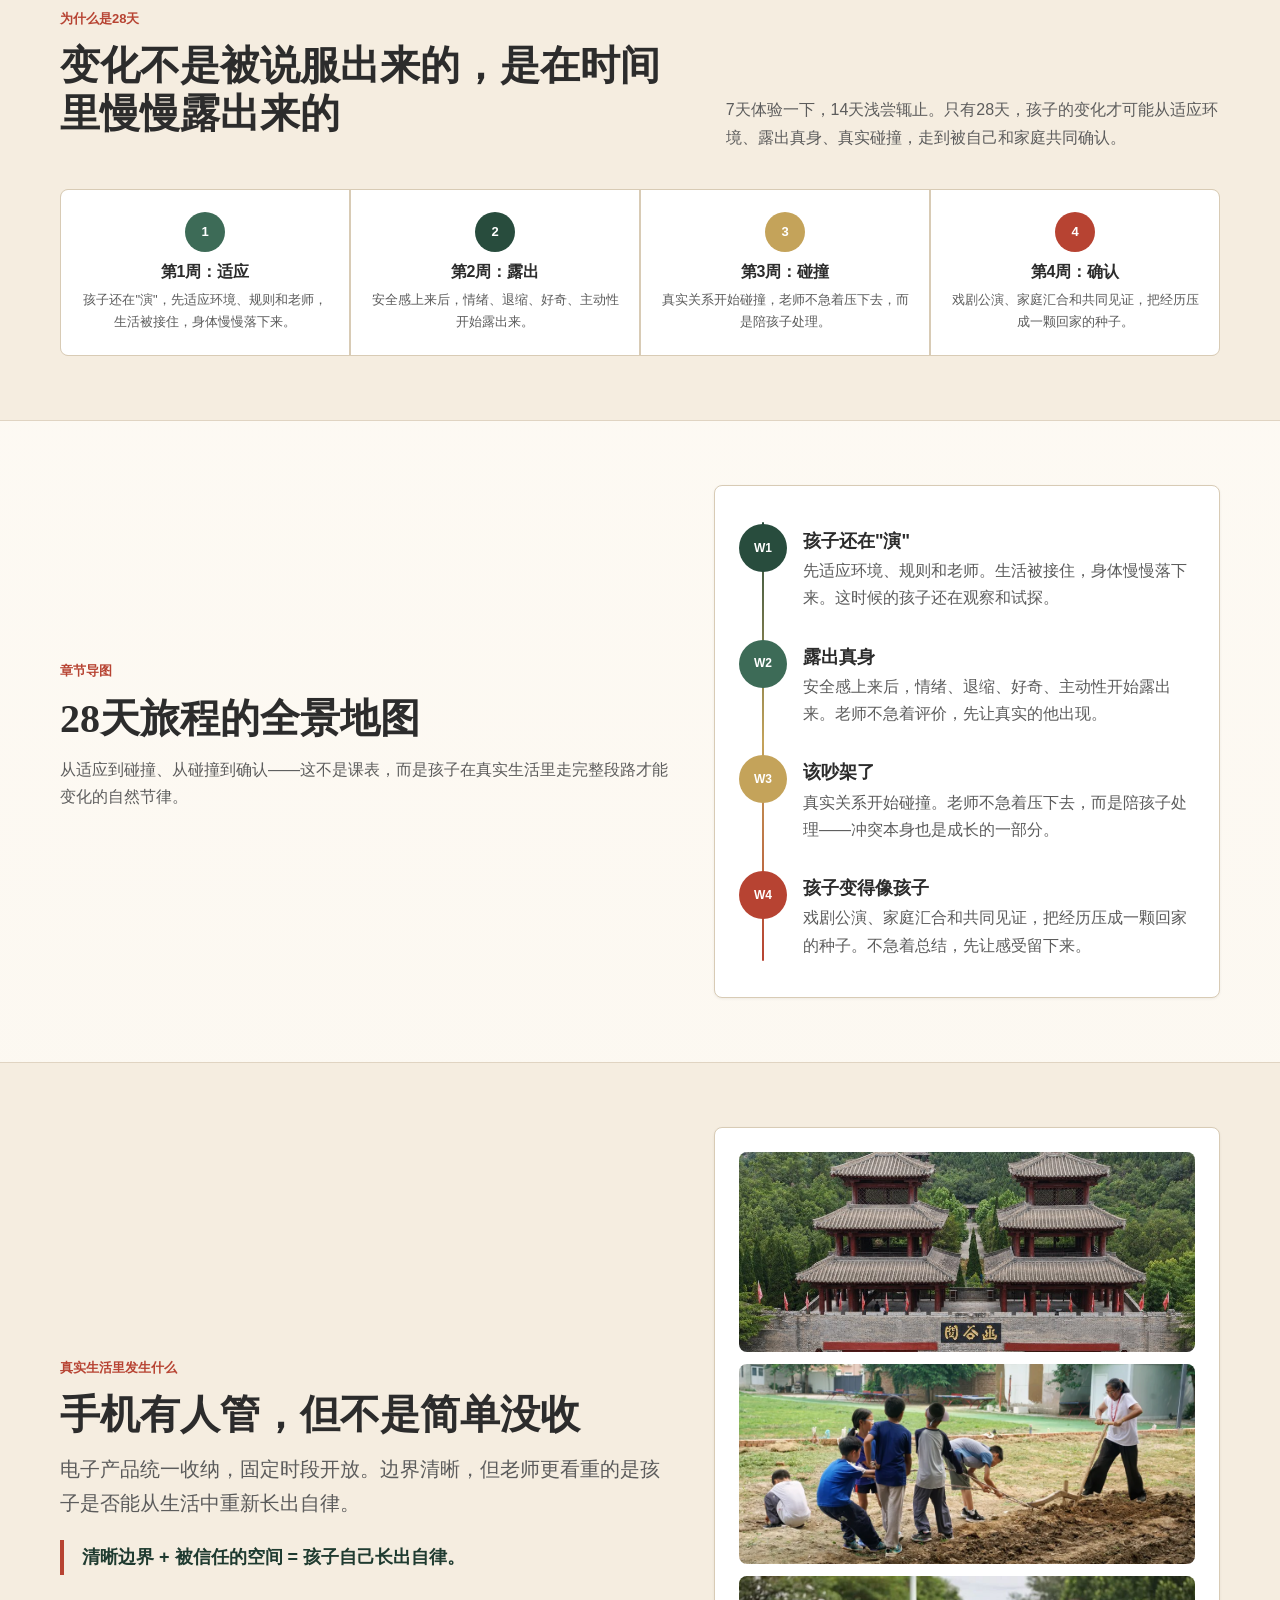
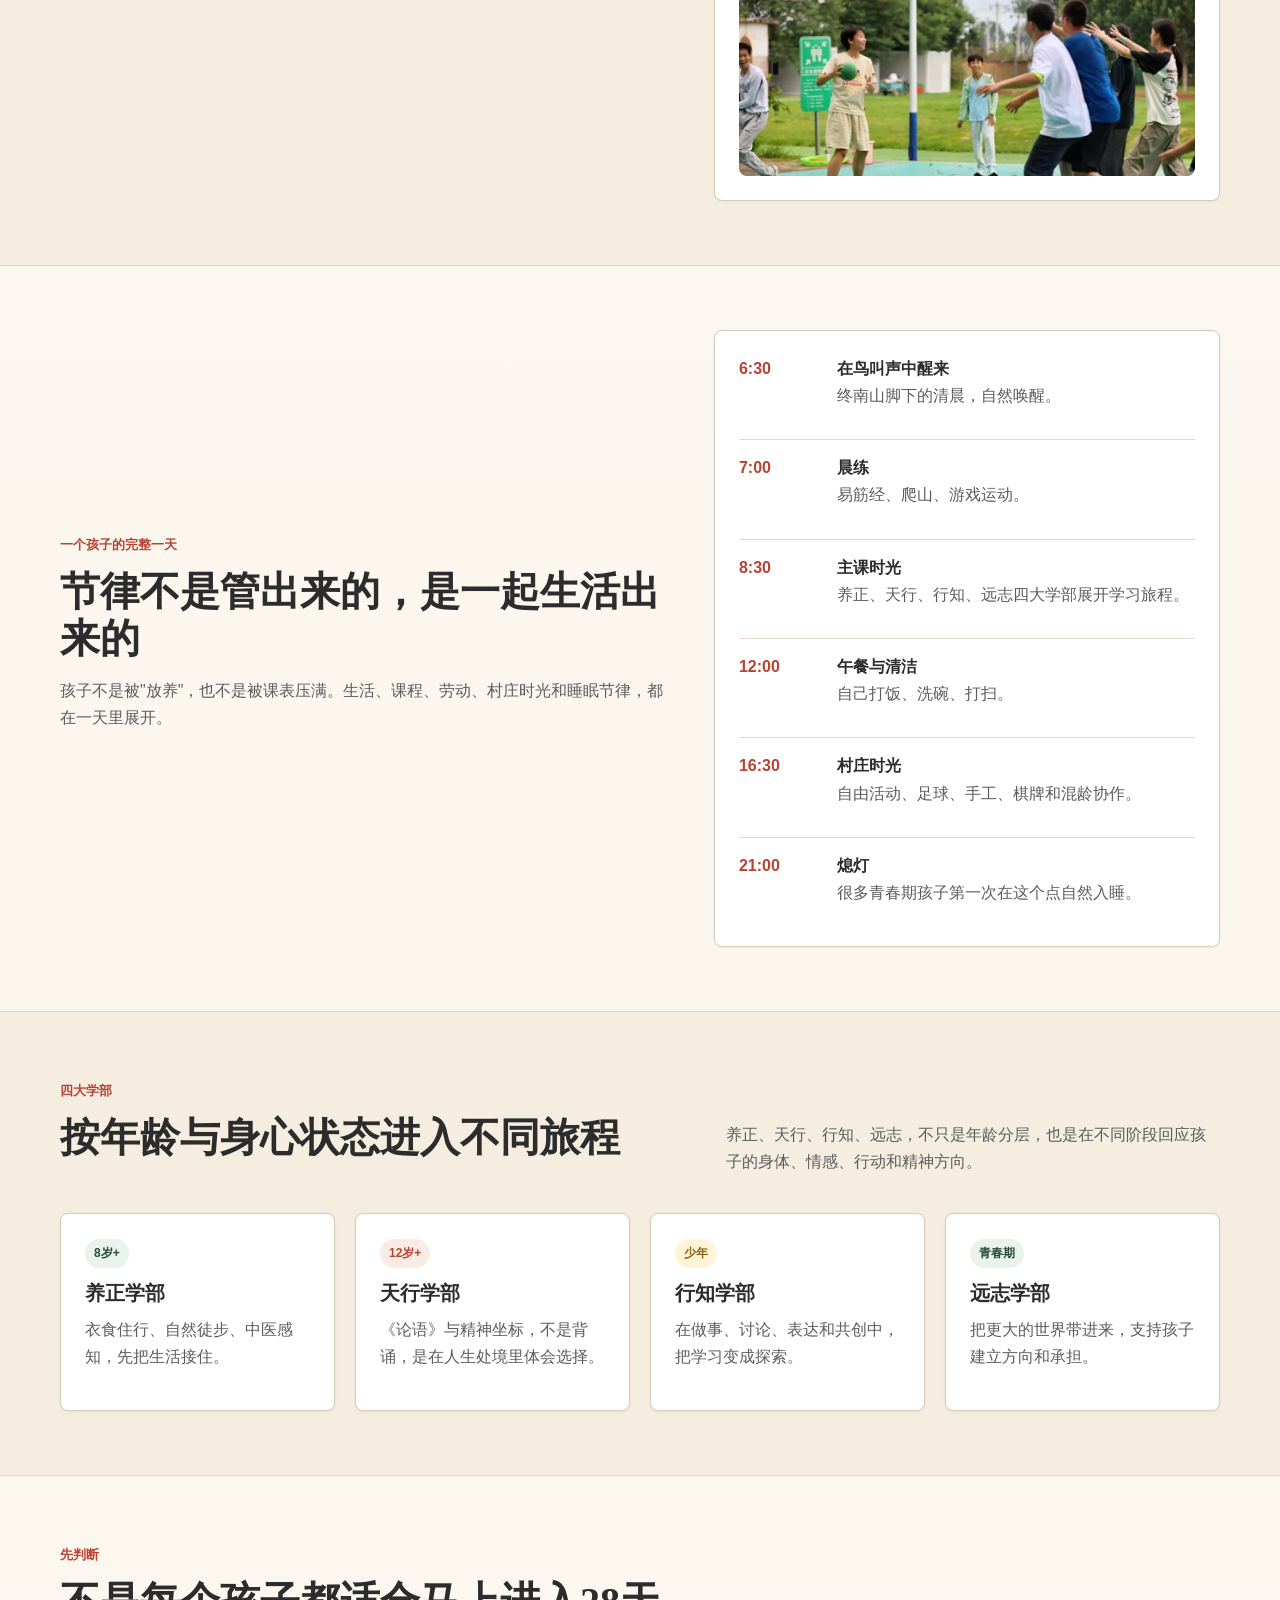
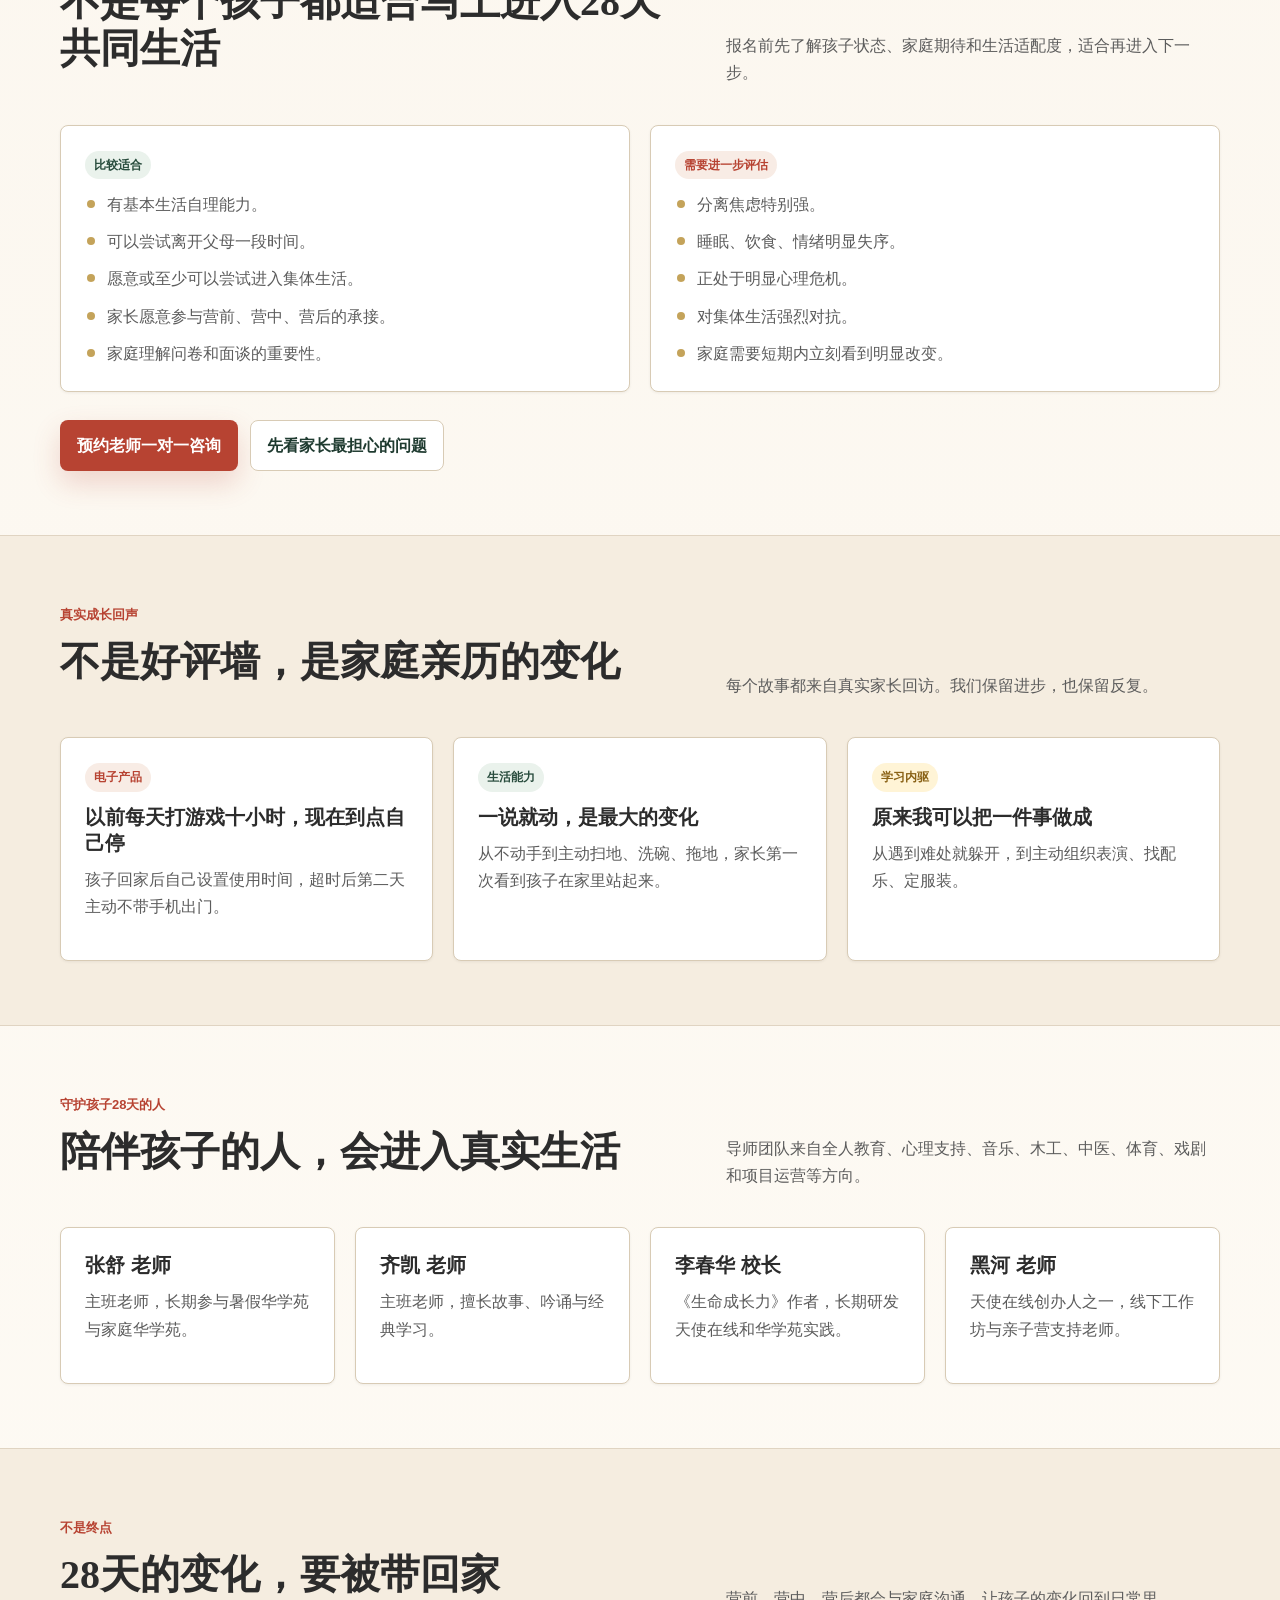
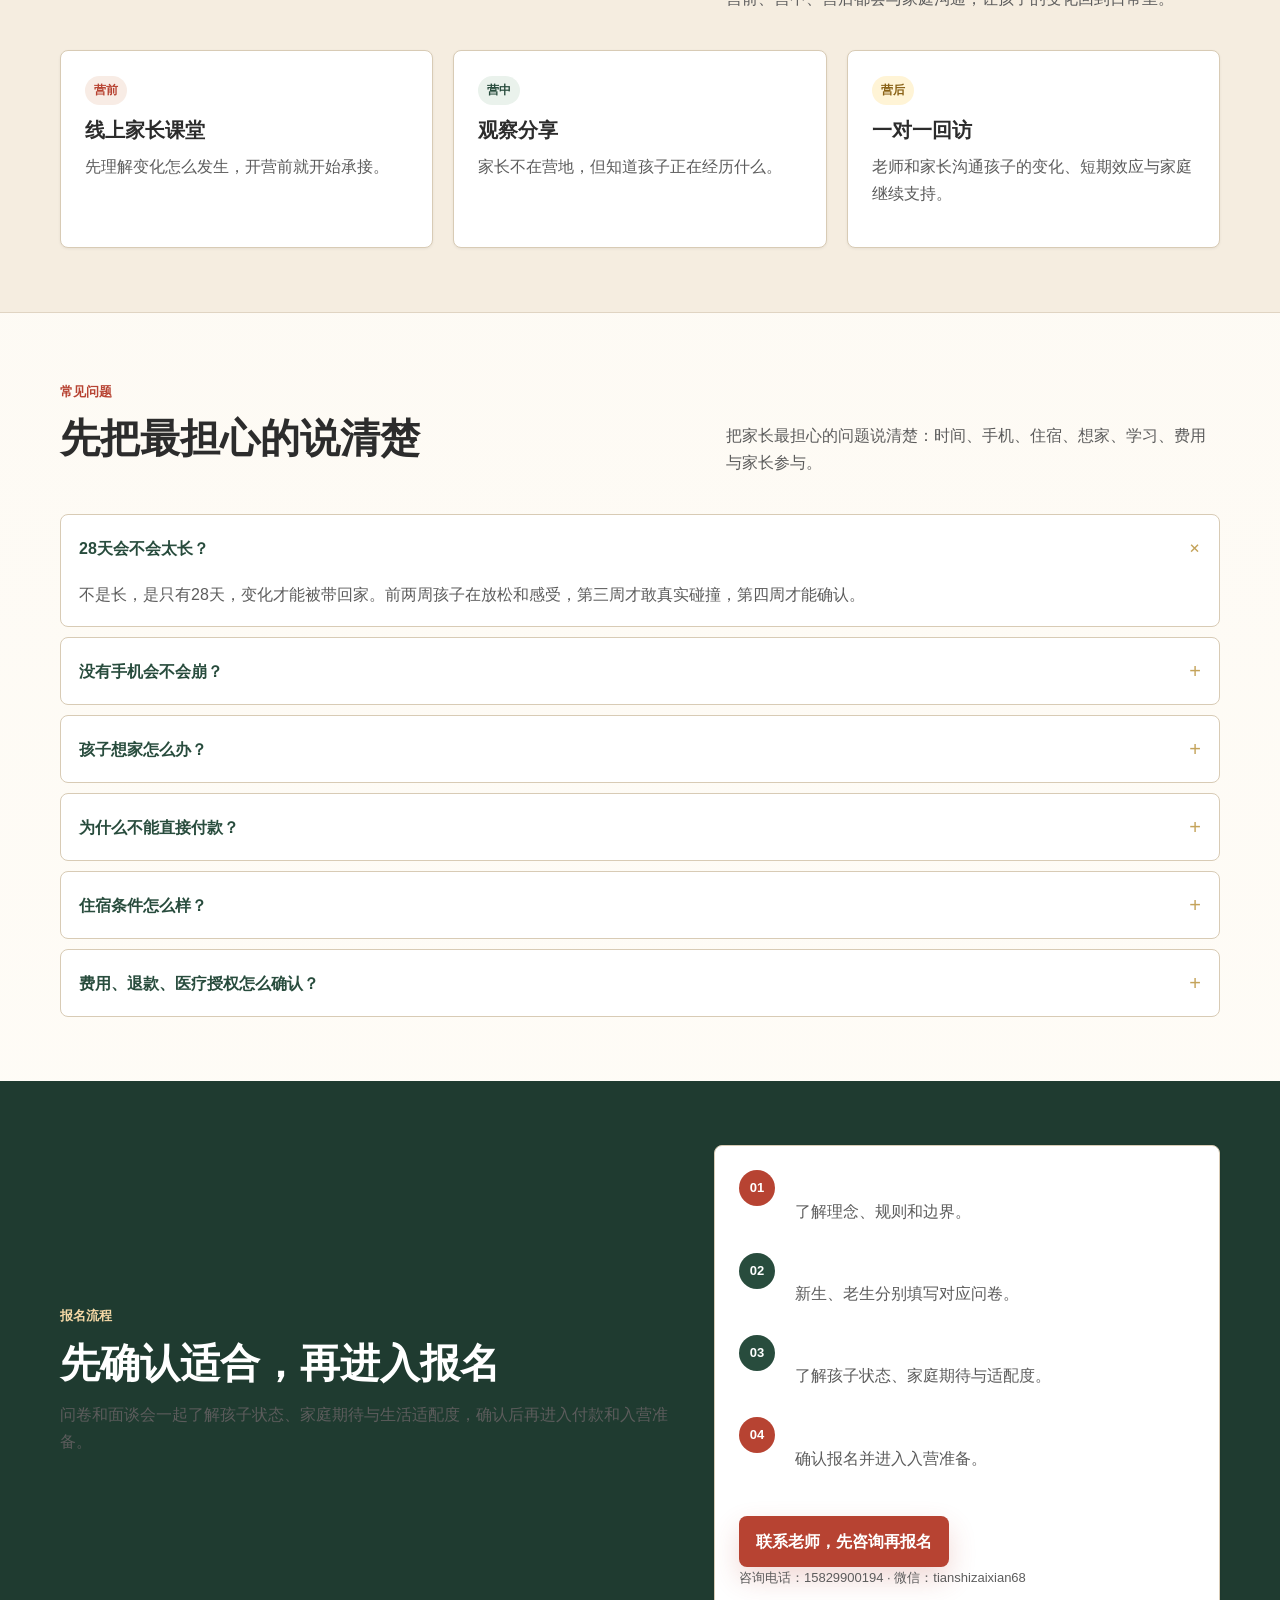
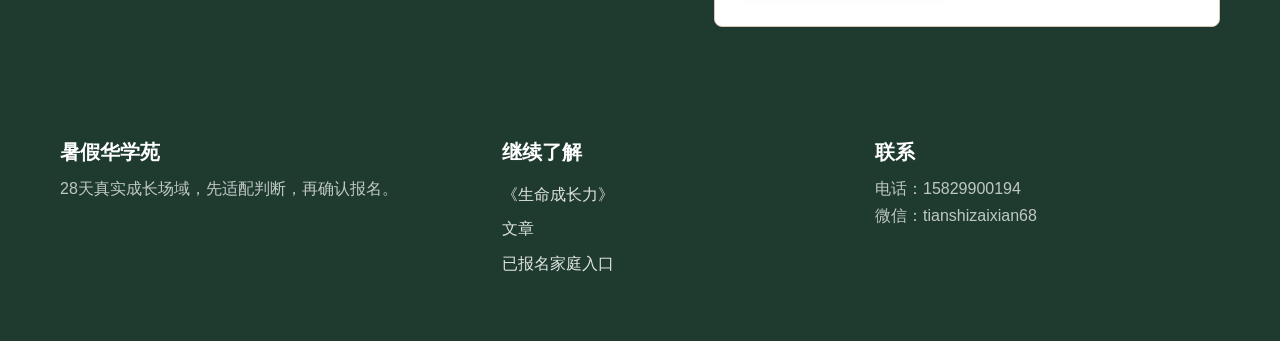
<file: summer-hua/index.html>
<!doctype html>
<html lang="zh-CN">
<head>
<meta charset="utf-8">
<meta name="viewport" content="width=device-width, initial-scale=1">
<title>暑假华学苑｜28天真实成长场域</title>
<meta name="description" content="2026暑假华学苑：7月12日至8月8日，西安秦岭。面向三年级至高中孩子的28天住宿制真实成长场域。">
<!-- SEO / social sharing -->
<link rel="canonical" href="https://jasoneip01-pixel.github.io/angel/summer-hua/">
<meta property="og:title" content="暑假华学苑｜28天真实成长场域">
<meta property="og:description" content="2026暑假华学苑：7月12日至8月8日，西安秦岭。面向三年级至高中孩子的28天住宿制真实成长场域。">
<meta property="og:url" content="https://jasoneip01-pixel.github.io/angel/summer-hua/">
<meta property="og:type" content="website">
<meta property="og:image" content="https://jasoneip01-pixel.github.io/angel/assets/images/og-summer.jpg">
<meta property="og:image:width" content="1200">
<meta property="og:image:height" content="630">
<meta property="og:locale" content="zh_CN">
<meta property="og:site_name" content="天使在线 · 华学苑">
<meta name="twitter:card" content="summary_large_image">
<meta name="twitter:title" content="暑假华学苑｜28天真实成长场域">
<meta name="twitter:description" content="2026暑假华学苑：7月12日至8月8日，西安秦岭。面向三年级至高中孩子的28天住宿制真实成长场域。">
<meta name="twitter:image" content="https://jasoneip01-pixel.github.io/angel/assets/images/og-summer.jpg">
<script type="application/ld+json">
{
  "@context": "https://schema.org",
  "@type": "Event",
  "name": "2026暑假华学苑",
  "description": "面向三年级至高中孩子的28天住宿制真实成长场域。在经典、山水、师友与共同生活里，向下扎根，向上生长。",
  "startDate": "2026-07-12",
  "endDate": "2026-08-08",
  "eventStatus": "https://schema.org/EventScheduled",
  "eventAttendanceMode": "https://schema.org/OfflineEventAttendanceMode",
  "image": "https://jasoneip01-pixel.github.io/angel/assets/images/og-summer.jpg",
  "url": "https://jasoneip01-pixel.github.io/angel/summer-hua/",
  "location": {
    "@type": "Place",
    "name": "西安秦岭营地",
    "address": {
      "@type": "PostalAddress",
      "addressLocality": "西安",
      "addressRegion": "陕西",
      "addressCountry": "CN"
    }
  },
  "organizer": {
    "@type": "Organization",
    "name": "天使在线 · 华学苑",
    "url": "https://jasoneip01-pixel.github.io/angel/"
  }
}
</script>
<!-- /SEO / social sharing -->
<link rel="stylesheet" href="../assets/styles.css">
</head>
<body>
<a class="skip-link" href="#main">跳到正文</a>
<header class="site-header">
<div class="nav-shell">
<a class="brand" href="../">
<img src="../assets/images/logo-hx-logo.jpg" alt="华学苑">
<span>天使在线 · 华学苑<small>暑假华学苑</small></span>
</a>
<nav class="desktop-nav" aria-label="主导航">
<a href="#why">为什么28天</a>
<a href="#day">一天怎么过</a>
<a href="#fit">是否适合</a>
<a href="#faq">常见问题</a>
<a href="../life/">生命成长力</a>
<a class="nav-secondary" href="../portal/">已报名家庭入口</a>
<a class="nav-cta" href="../consult/?intent=summer&source=summer_nav">预约咨询</a>
</nav>
<button class="menu-button" type="button" data-menu-button aria-label="打开菜单" aria-expanded="false">
<span class="menu-icon" aria-hidden="true"></span>
</button>
</div>
<nav class="mobile-panel" data-mobile-panel aria-label="移动导航">
<a href="#why">为什么28天</a>
<a href="#day">一天怎么过</a>
<a href="#fit">是否适合</a>
<a href="#faq">常见问题</a>
<a href="../life/">生命成长力</a>
<a class="nav-cta" href="../consult/?intent=summer&source=summer_mobile">预约咨询</a>
</nav>
</header>

<main id="main">
<!-- Hero: study circle in a natural camp setting -->
<section class="hero-immersive hero-summer" style="--hero-position: center 42%;">
<div class="container">
<div class="hero-copy">
<span class="eyebrow">2026 当前开放</span>
<h1>一个暑假，换一种活法</h1>
<p class="lead">暑假华学苑不是把课程排满的托管营，而是28天住宿制真实共同生活：起床、洗衣、打扫、排戏、运动、争执、和好，都成为成长本身。</p>
<div class="hero-actions">
<a class="btn primary" href="../consult/?intent=summer&source=summer_hero">先咨询再报名</a>
<a class="btn light" href="#fit">判断是否适合</a>
<a class="btn ghost" href="#voices">先看真实回声</a>
</div>
</div>
<div class="hero-proof">
<div class="hero-panel">
<span class="tag green">报名不是从付款开始</span>
<h2>先咨询、再问卷、再面谈，确认适合后报名</h2>
<p class="muted">咨询、问卷和面谈，会一起了解孩子状态、家庭期待和生活适配度，再确认是否进入报名。</p>
</div>
<div class="hero-metrics">
<div class="hero-metric"><strong>三年级 - 高中</strong><span>招生对象</span></div>
<div class="hero-metric"><strong>7.12 - 8.8</strong><span>28天周期</span></div>
<div class="hero-metric"><strong>西安秦岭</strong><span>终南山脚下</span></div>
<div class="hero-metric"><strong>面谈确认</strong><span>通过后付款</span></div>
</div>
</div>
<a class="hero-scroll" href="#why">看它和普通夏令营的区别 ↓</a>
</div>
</section>

<section class="section tight band" id="summary">
<div class="container fact-strip">
<div class="fact-item"><strong>三年级至高中</strong><span>按年龄与身心状态综合分组</span></div>
<div class="fact-item"><strong>7月12日 - 8月8日</strong><span>28天完整住宿制周期</span></div>
<div class="fact-item"><strong>西安秦岭</strong><span>终南山脚下，共同生活场域</span></div>
<div class="fact-item"><strong>咨询 → 问卷 → 面谈</strong><span>确认适合后再付款报名</span></div>
</div>
</section>

<!-- Visual Journey: replaces text list with timeline story -->
<section class="section" id="why">
<div class="container">
<div class="section-head">
<div>
<span class="kicker">不是普通夏令营</span>
<h2>如果只是排满课、看好孩子，那确实不做也行</h2>
</div>
<p>你第一反应如果是"又是个把课排满、安全托管的地方"，这太正常了。但暑假华学苑从设计到落地，做的不是同一件事。</p>
</div>
<div class="grid cols-2">
<article class="card flat">
<span class="tag">普通托管逻辑</span>
<h3>课程、秩序、安全，主要围绕可控</h3>
<p class="muted">孩子被照看，时间被安排，老师负责上课，课后关系较少延伸。家长得到的是"被管理过的一段假期"。</p>
</article>
<article class="card">
<span class="tag green">华学苑逻辑</span>
<h3>真实生活本身成为教育</h3>
<p class="muted">主班老师、生活老师、课程老师在不同场景里看见孩子。不是盯任务完成，而是看见一个完整的人。</p>
</article>
</div>
</div>
</section>

<!-- 28-Day Visual Journey: why 28 days matters -->
<section class="section band" id="edu">
<div class="container">
<div class="section-head">
<div>
<span class="kicker">为什么是28天</span>
<h2>变化不是被说服出来的，是在时间里慢慢露出来的</h2>
</div>
<p>7天体验一下，14天浅尝辄止。只有28天，孩子的变化才可能从适应环境、露出真身、真实碰撞，走到被自己和家庭共同确认。</p>
</div>

<!-- Visual 4-phase presentation -->
<div class="why-visual">
<div class="why-phase">
<span class="phase-num n1">1</span>
<h3>第1周：适应</h3>
<p>孩子还在"演"，先适应环境、规则和老师，生活被接住，身体慢慢落下来。</p>
</div>
<div class="why-phase">
<span class="phase-num n2">2</span>
<h3>第2周：露出</h3>
<p>安全感上来后，情绪、退缩、好奇、主动性开始露出来。</p>
</div>
<div class="why-phase">
<span class="phase-num n3">3</span>
<h3>第3周：碰撞</h3>
<p>真实关系开始碰撞，老师不急着压下去，而是陪孩子处理。</p>
</div>
<div class="why-phase">
<span class="phase-num n4">4</span>
<h3>第4周：确认</h3>
<p>戏剧公演、家庭汇合和共同见证，把经历压成一颗回家的种子。</p>
</div>
</div>
</div>
</section>

<section class="section" id="edu-journey">
<div class="container split">
<div>
<span class="kicker">章节导图</span>
<h2>28天旅程的全景地图</h2>
<p class="muted">从适应到碰撞、从碰撞到确认——这不是课表，而是孩子在真实生活里走完整段路才能变化的自然节律。</p>
</div>
<div class="card">
<div class="visual-journey" aria-label="28天成长旅程">
<div class="journey-node">
<div class="journey-dot w1">W1</div>
<div class="journey-body">
<h3>孩子还在"演"</h3>
<p class="muted">先适应环境、规则和老师。生活被接住，身体慢慢落下来。这时候的孩子还在观察和试探。</p>
</div>
</div>
<div class="journey-node">
<div class="journey-dot w2">W2</div>
<div class="journey-body">
<h3>露出真身</h3>
<p class="muted">安全感上来后，情绪、退缩、好奇、主动性开始露出来。老师不急着评价，先让真实的他出现。</p>
</div>
</div>
<div class="journey-node">
<div class="journey-dot w3">W3</div>
<div class="journey-body">
<h3>该吵架了</h3>
<p class="muted">真实关系开始碰撞。老师不急着压下去，而是陪孩子处理——冲突本身也是成长的一部分。</p>
</div>
</div>
<div class="journey-node">
<div class="journey-dot w4">W4</div>
<div class="journey-body">
<h3>孩子变得像孩子</h3>
<p class="muted">戏剧公演、家庭汇合和共同见证，把经历压成一颗回家的种子。不急着总结，先让感受留下来。</p>
</div>
</div>
</div>
</div>
</div>
</section>

<section class="section band" id="live">
<div class="container split">
<div>
<span class="kicker">真实生活里发生什么</span>
<h2>手机有人管，但不是简单没收</h2>
<p class="lead">电子产品统一收纳，固定时段开放。边界清晰，但老师更看重的是孩子是否能从生活中重新长出自律。</p>
<div class="quote">清晰边界 + 被信任的空间 = 孩子自己长出自律。</div>
</div>
<div class="card">
<div style="display:grid;gap:12px">
<img src="../assets/images/village-life.jpg" alt="营地生活与共同劳动" style="width:100%;height:200px;object-fit:cover;border-radius:8px">
<img src="../assets/images/village-activity.webp" alt="孩子在营地活动中协作" style="width:100%;height:200px;object-fit:cover;border-radius:8px">
<img src="../assets/images/other-026.jpg" alt="孩子在户外游戏运动中协作" style="width:100%;height:200px;object-fit:cover;border-radius:8px">
</div>
</div>
</div>
</section>

<section class="section" id="day">
<div class="container split">
<div>
<span class="kicker">一个孩子的完整一天</span>
<h2>节律不是管出来的，是一起生活出来的</h2>
<p class="muted">孩子不是被"放养"，也不是被课表压满。生活、课程、劳动、村庄时光和睡眠节律，都在一天里展开。</p>
</div>
<div class="card">
<div class="timeline">
<div class="timeline-item"><time>6:30</time><div><strong>在鸟叫声中醒来</strong><p class="muted">终南山脚下的清晨，自然唤醒。</p></div></div>
<div class="timeline-item"><time>7:00</time><div><strong>晨练</strong><p class="muted">易筋经、爬山、游戏运动。</p></div></div>
<div class="timeline-item"><time>8:30</time><div><strong>主课时光</strong><p class="muted">养正、天行、行知、远志四大学部展开学习旅程。</p></div></div>
<div class="timeline-item"><time>12:00</time><div><strong>午餐与清洁</strong><p class="muted">自己打饭、洗碗、打扫。</p></div></div>
<div class="timeline-item"><time>16:30</time><div><strong>村庄时光</strong><p class="muted">自由活动、足球、手工、棋牌和混龄协作。</p></div></div>
<div class="timeline-item"><time>21:00</time><div><strong>熄灯</strong><p class="muted">很多青春期孩子第一次在这个点自然入睡。</p></div></div>
</div>
</div>
</div>
</section>

<section class="section band" id="departments">
<div class="container">
<div class="section-head">
<div>
<span class="kicker">四大学部</span>
<h2>按年龄与身心状态进入不同旅程</h2>
</div>
<p>养正、天行、行知、远志，不只是年龄分层，也是在不同阶段回应孩子的身体、情感、行动和精神方向。</p>
</div>
<div class="grid cols-4">
<article class="card"><span class="tag green">8岁+</span><h3>养正学部</h3><p class="muted">衣食住行、自然徒步、中医感知，先把生活接住。</p></article>
<article class="card"><span class="tag">12岁+</span><h3>天行学部</h3><p class="muted">《论语》与精神坐标，不是背诵，是在人生处境里体会选择。</p></article>
<article class="card"><span class="tag gold">少年</span><h3>行知学部</h3><p class="muted">在做事、讨论、表达和共创中，把学习变成探索。</p></article>
<article class="card"><span class="tag green">青春期</span><h3>远志学部</h3><p class="muted">把更大的世界带进来，支持孩子建立方向和承担。</p></article>
</div>
</div>
</section>

<section class="section" id="fit">
<div class="container">
<div class="section-head">
<div>
<span class="kicker">先判断</span>
<h2>不是每个孩子都适合马上进入28天共同生活</h2>
</div>
<p>报名前先了解孩子状态、家庭期待和生活适配度，适合再进入下一步。</p>
</div>
<div class="grid cols-2">
<article class="card">
<span class="tag green">比较适合</span>
<ul class="check-list">
<li>有基本生活自理能力。</li>
<li>可以尝试离开父母一段时间。</li>
<li>愿意或至少可以尝试进入集体生活。</li>
<li>家长愿意参与营前、营中、营后的承接。</li>
<li>家庭理解问卷和面谈的重要性。</li>
</ul>
</article>
<article class="card">
<span class="tag">需要进一步评估</span>
<ul class="check-list">
<li>分离焦虑特别强。</li>
<li>睡眠、饮食、情绪明显失序。</li>
<li>正处于明显心理危机。</li>
<li>对集体生活强烈对抗。</li>
<li>家庭需要短期内立刻看到明显改变。</li>
</ul>
</article>
</div>
<div class="actions">
<a class="btn primary" href="../consult/?intent=summer&source=summer_fit">预约老师一对一咨询</a>
<a class="btn light" href="#faq">先看家长最担心的问题</a>
</div>
</div>
</section>

<section class="section band" id="voices">
<div class="container">
<div class="section-head">
<div>
<span class="kicker">真实成长回声</span>
<h2>不是好评墙，是家庭亲历的变化</h2>
</div>
<p>每个故事都来自真实家长回访。我们保留进步，也保留反复。</p>
</div>
<div class="grid cols-3">
<article class="card"><span class="tag">电子产品</span><h3>以前每天打游戏十小时，现在到点自己停</h3><p class="muted">孩子回家后自己设置使用时间，超时后第二天主动不带手机出门。</p></article>
<article class="card"><span class="tag green">生活能力</span><h3>一说就动，是最大的变化</h3><p class="muted">从不动手到主动扫地、洗碗、拖地，家长第一次看到孩子在家里站起来。</p></article>
<article class="card"><span class="tag gold">学习内驱</span><h3>原来我可以把一件事做成</h3><p class="muted">从遇到难处就躲开，到主动组织表演、找配乐、定服装。</p></article>
</div>
</div>
</section>

<section class="section" id="teachers">
<div class="container">
<div class="section-head">
<div>
<span class="kicker">守护孩子28天的人</span>
<h2>陪伴孩子的人，会进入真实生活</h2>
</div>
<p>导师团队来自全人教育、心理支持、音乐、木工、中医、体育、戏剧和项目运营等方向。</p>
</div>
<div class="grid cols-4">
<article class="card"><h3>张舒 老师</h3><p class="muted">主班老师，长期参与暑假华学苑与家庭华学苑。</p></article>
<article class="card"><h3>齐凯 老师</h3><p class="muted">主班老师，擅长故事、吟诵与经典学习。</p></article>
<article class="card"><h3>李春华 校长</h3><p class="muted">《生命成长力》作者，长期研发天使在线和华学苑实践。</p></article>
<article class="card"><h3>黑河 老师</h3><p class="muted">天使在线创办人之一，线下工作坊与亲子营支持老师。</p></article>
</div>
</div>
</section>

<section class="section band" id="after">
<div class="container">
<div class="section-head">
<div>
<span class="kicker">不是终点</span>
<h2>28天的变化，要被带回家</h2>
</div>
<p>营前、营中、营后都会与家庭沟通，让孩子的变化回到日常里。</p>
</div>
<div class="grid cols-3">
<article class="card"><span class="tag">营前</span><h3>线上家长课堂</h3><p class="muted">先理解变化怎么发生，开营前就开始承接。</p></article>
<article class="card"><span class="tag green">营中</span><h3>观察分享</h3><p class="muted">家长不在营地，但知道孩子正在经历什么。</p></article>
<article class="card"><span class="tag gold">营后</span><h3>一对一回访</h3><p class="muted">老师和家长沟通孩子的变化、短期效应与家庭继续支持。</p></article>
</div>
</div>
</section>

<!-- FAQ: pure CSS accordion + minimal JS -->
<section class="section" id="faq">
<div class="container">
<div class="section-head">
<div>
<span class="kicker">常见问题</span>
<h2>先把最担心的说清楚</h2>
</div>
<p>把家长最担心的问题说清楚：时间、手机、住宿、想家、学习、费用与家长参与。</p>
</div>
<div class="faq-accordion" id="faqList">
<div class="faq-item open">
<button class="faq-q" onclick="this.parentElement.classList.toggle('open')">28天会不会太长？</button>
<div class="faq-a"><p>不是长，是只有28天，变化才能被带回家。前两周孩子在放松和感受，第三周才敢真实碰撞，第四周才能确认。</p></div>
</div>
<div class="faq-item">
<button class="faq-q" onclick="this.parentElement.classList.toggle('open')">没有手机会不会崩？</button>
<div class="faq-a"><p>不是简单禁止手机，而是在28天里让孩子重新进入真实生活：运动、同伴、劳动、手工、戏剧、音乐、自然和共同生活。</p></div>
</div>
<div class="faq-item">
<button class="faq-q" onclick="this.parentElement.classList.toggle('open')">孩子想家怎么办？</button>
<div class="faq-a"><p>想家本身不是问题。老师会在生活和关系里支持孩子逐步安定，也会按规则与家长沟通。</p></div>
</div>
<div class="faq-item">
<button class="faq-q" onclick="this.parentElement.classList.toggle('open')">为什么不能直接付款？</button>
<div class="faq-a"><p>先通过问卷和面谈，一起判断是否适合进入28天共同生活。付款不是报名起点。</p></div>
</div>
<div class="faq-item">
<button class="faq-q" onclick="this.parentElement.classList.toggle('open')">住宿条件怎么样？</button>
<div class="faq-a"><p>集体住宿，条件相对朴素。但这种一起睡大通铺的经历，反而会长出像战友一样的情谊。</p></div>
</div>
<div class="faq-item">
<button class="faq-q" onclick="this.parentElement.classList.toggle('open')">费用、退款、医疗授权怎么确认？</button>
<div class="faq-a"><p>按当期规则与小助手确认。报名、授权、退款与就医边界，都应在确认报名之前说清楚。</p></div>
</div>
</div>
</div>
</section>

<section class="section dark-band" id="trio">
<div class="container split">
<div>
<span class="kicker" style="color:#f5d8a6">报名流程</span>
<h2>先确认适合，再进入报名</h2>
<p class="muted">问卷和面谈会一起了解孩子状态、家庭期待与生活适配度，确认后再进入付款和入营准备。</p>
</div>
<div class="card">
<div class="journey-list">
<div class="journey-row"><span class="number red">01</span><div><strong>阅读说明</strong><p class="muted">了解理念、规则和边界。</p></div></div>
<div class="journey-row"><span class="number">02</span><div><strong>提交问卷</strong><p class="muted">新生、老生分别填写对应问卷。</p></div></div>
<div class="journey-row"><span class="number">03</span><div><strong>一对一面谈</strong><p class="muted">了解孩子状态、家庭期待与适配度。</p></div></div>
<div class="journey-row"><span class="number red">04</span><div><strong>通过后付款</strong><p class="muted">确认报名并进入入营准备。</p></div></div>
</div>
<div class="actions">
<a class="btn primary" href="../consult/?intent=summer&source=summer_flow">联系老师，先咨询再报名</a>
</div>
<p class="small muted">咨询电话：15829900194 · 微信：tianshizaixian68</p>
</div>
</div>
</section>
</main>

<footer class="footer">
<div class="container footer-grid">
<div><h3>暑假华学苑</h3><p>28天真实成长场域，先适配判断，再确认报名。</p></div>
<div><h3>继续了解</h3><ul><li><a href="../life/">《生命成长力》</a></li><li><a href="../articles/">文章</a></li><li><a href="../portal/">已报名家庭入口</a></li></ul></div>
<div><h3>联系</h3><p>电话：15829900194<br>微信：tianshizaixian68</p></div>
</div>
</footer>
<div class="sticky-cta">
<a class="btn green" href="tel:15829900194">电话咨询</a>
<button class="btn light" type="button" data-copy="tianshizaixian68">微信客服</button>
<a class="btn primary" href="../consult/?intent=summer&source=sticky_summer">预约咨询</a>
</div>
<script src="../assets/app.js"></script>
</body>
</html>
</file>
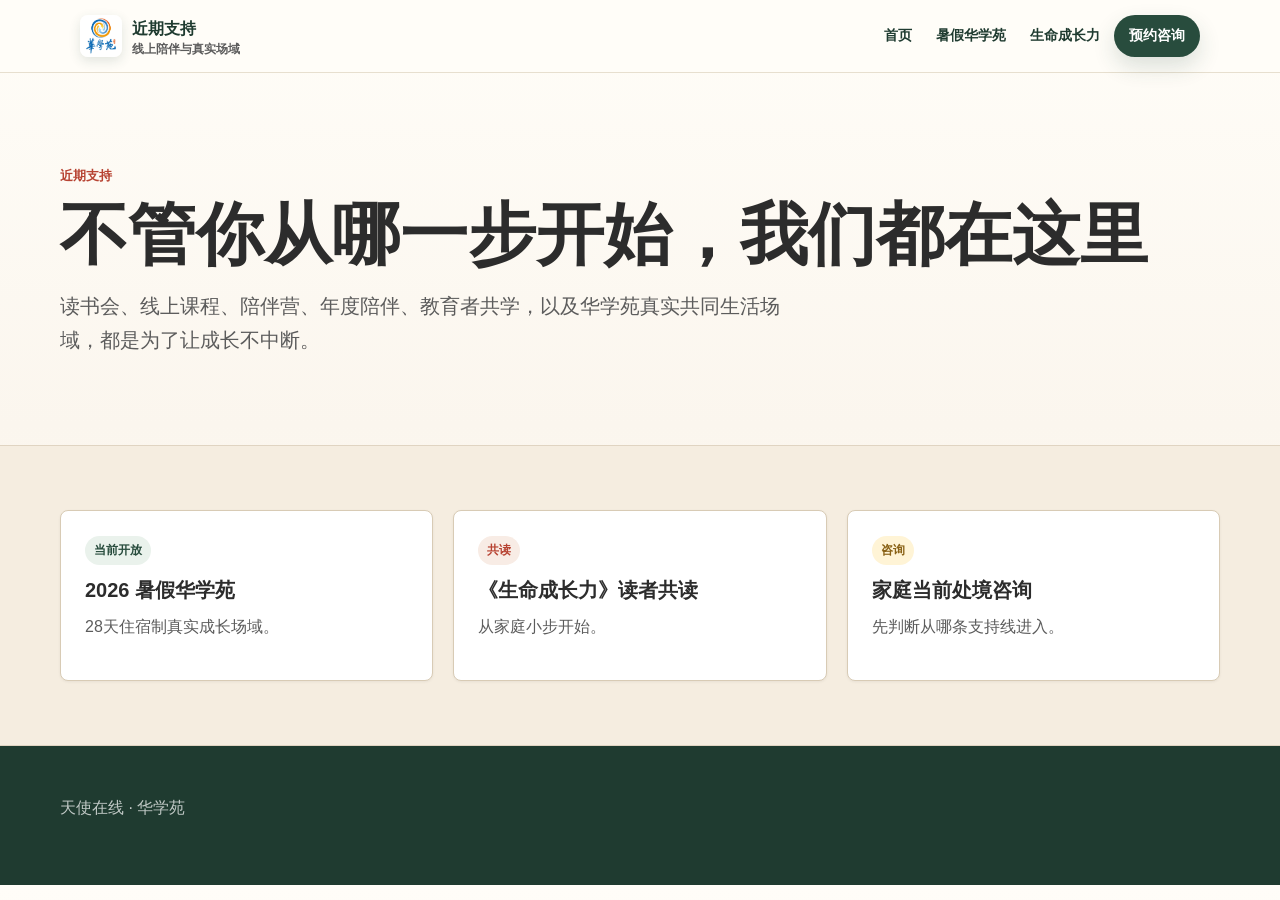
<file: camps/act-demo-001/index.html>
<!doctype html>
<html lang="zh-CN">
  <head>
    <meta charset="utf-8">
    <meta name="viewport" content="width=device-width, initial-scale=1">
    <meta http-equiv="refresh" content="0; url=../">
    <title>营地项目｜跳转中</title>
    <link rel="canonical" href="https://jasoneip01-pixel.github.io/angel/camps/">
    <link rel="stylesheet" href="../../assets/styles.css">
  </head>
  <body>
    <main class="redirect-page">
      <div class="container card">
        <h1>项目入口已更新</h1>
        <p class="muted">正在跳转到营地项目列表。</p>
        <a class="btn primary" href="../">查看营地项目</a>
      </div>
    </main>
  </body>
</html>
</file>
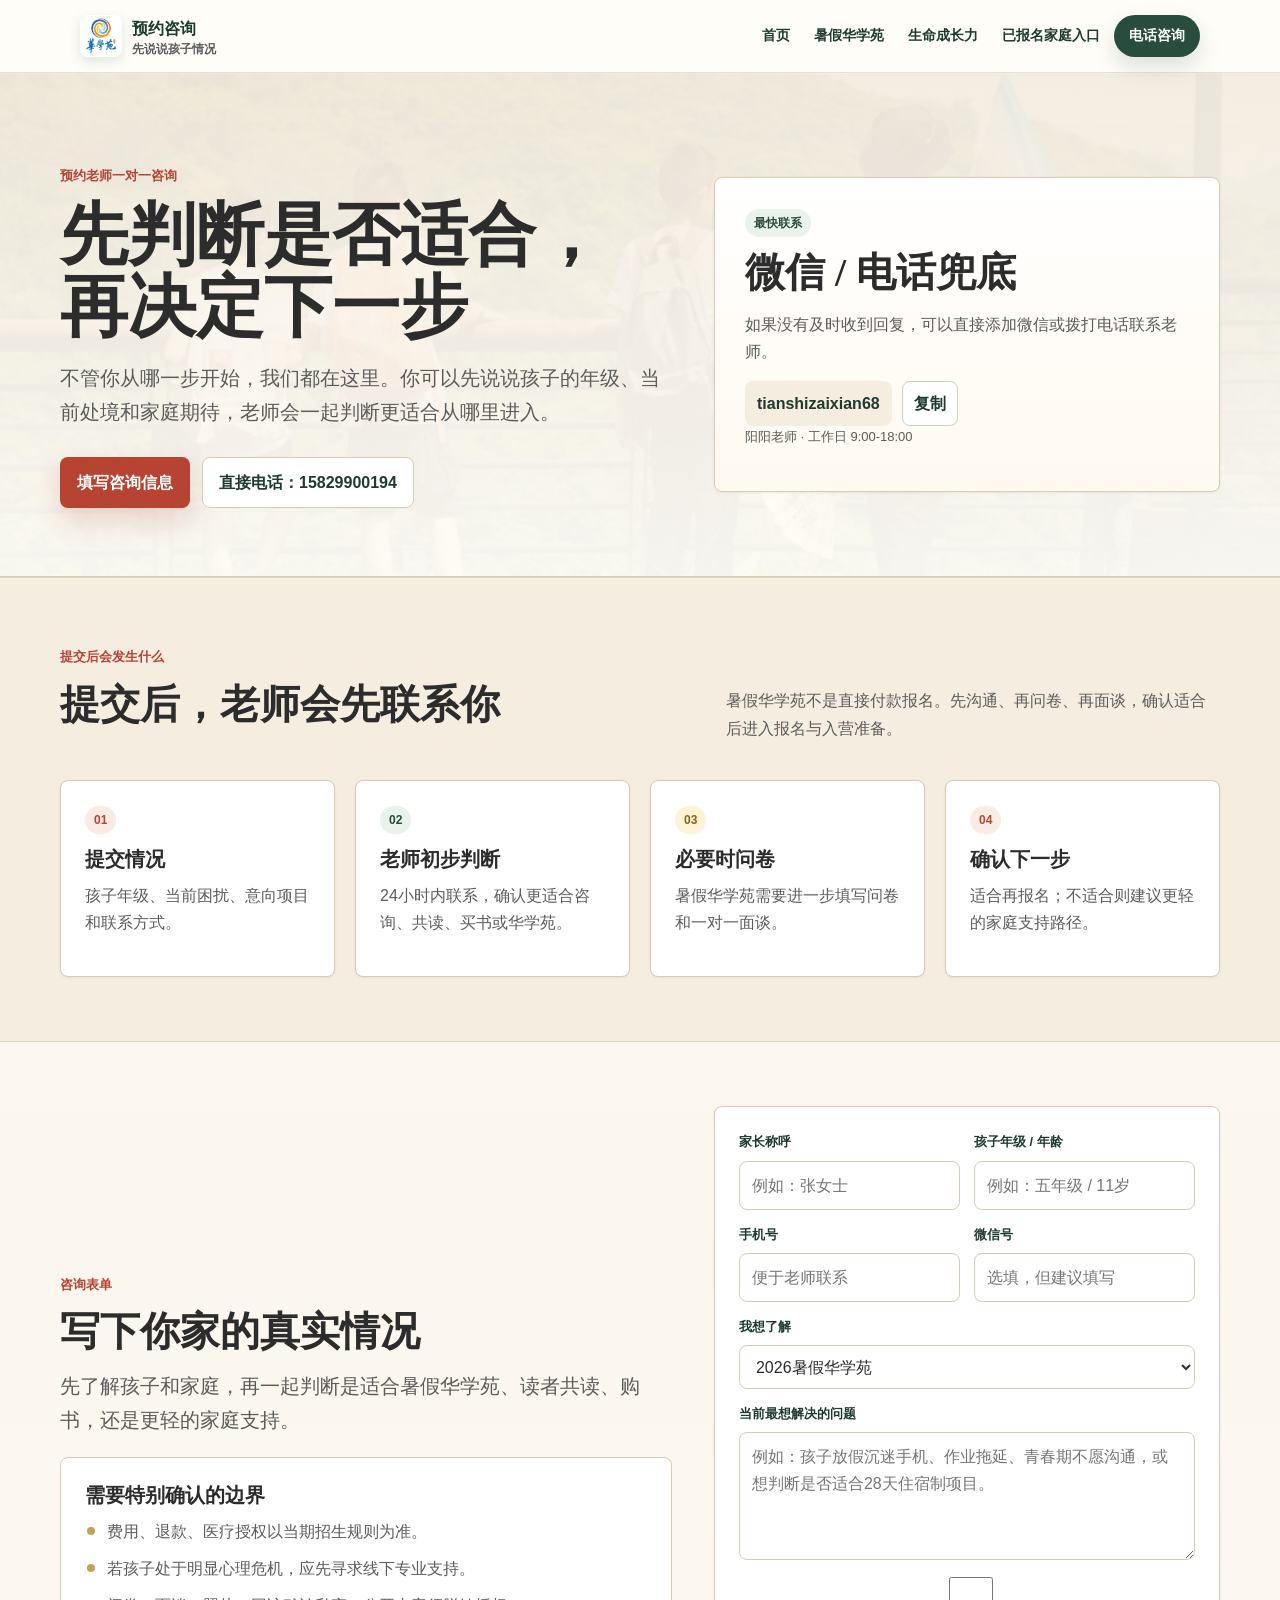
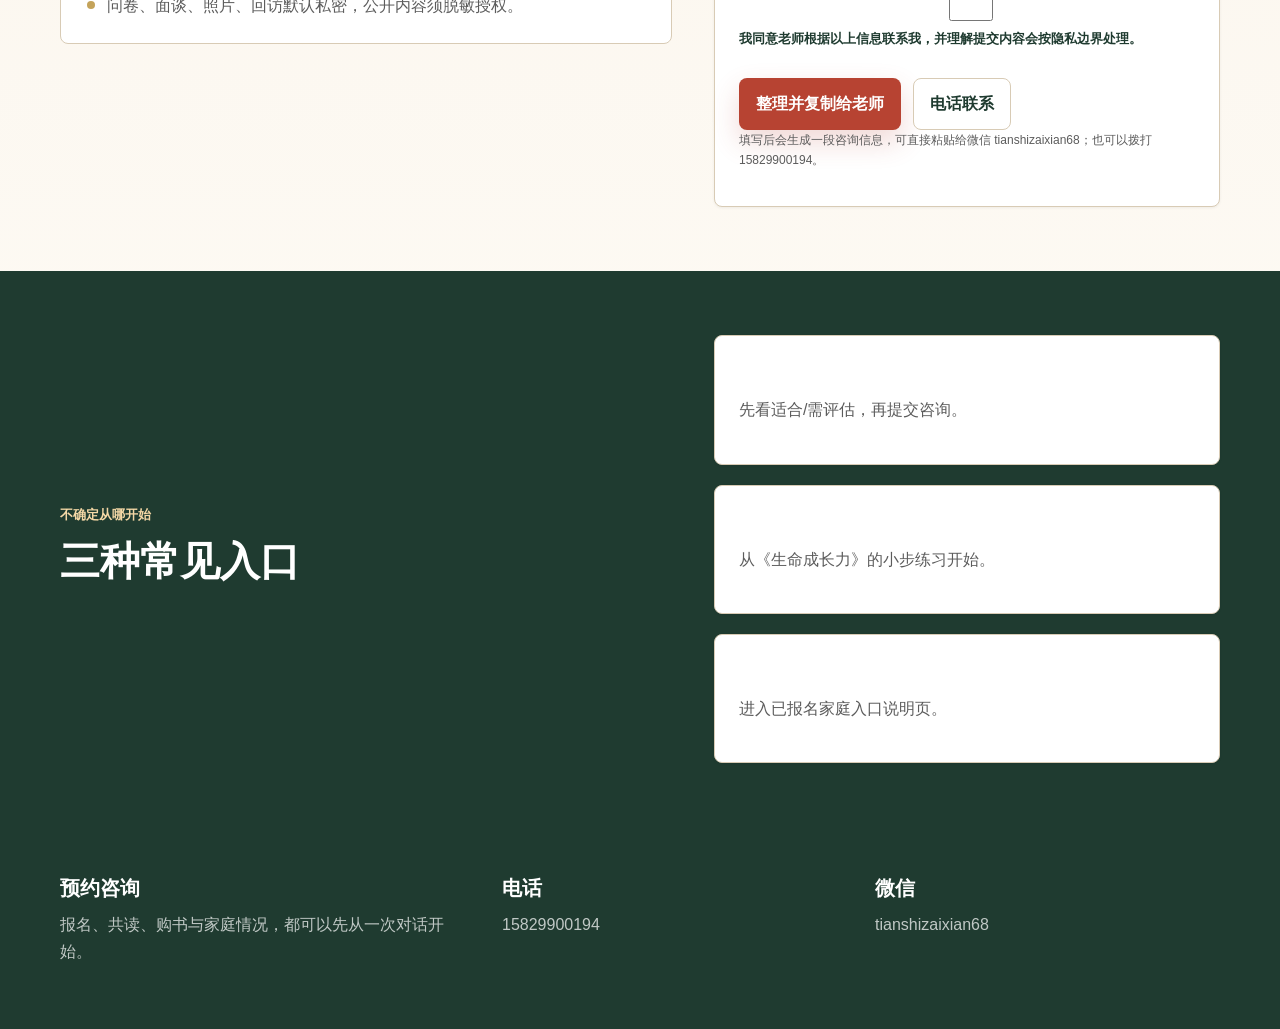
<file: summer-hua/apply/index.html>
<!doctype html>
<html lang="zh-CN">
  <head>
    <meta charset="utf-8">
    <meta name="viewport" content="width=device-width, initial-scale=1">
    <meta http-equiv="refresh" content="0; url=../../consult/?intent=summer&source=summer_apply_alias">
    <title>暑假华学苑报名咨询｜跳转中</title>
<meta name="description" content="暑假华学苑报名入口已统一到预约咨询页，先咨询、再问卷、再面谈，确认适合后报名。">
<!-- SEO / social sharing -->
<link rel="canonical" href="https://jasoneip01-pixel.github.io/angel/consult/">
<meta property="og:title" content="暑假华学苑报名咨询｜跳转中">
<meta property="og:description" content="暑假华学苑报名入口已统一到预约咨询页，先咨询、再问卷、再面谈，确认适合后报名。">
<meta property="og:url" content="https://jasoneip01-pixel.github.io/angel/summer-hua/apply/">
<meta property="og:type" content="website">
<meta property="og:image" content="https://jasoneip01-pixel.github.io/angel/assets/images/og-summer.jpg">
<meta property="og:image:width" content="1200">
<meta property="og:image:height" content="630">
<meta property="og:locale" content="zh_CN">
<meta property="og:site_name" content="天使在线 · 华学苑">
<meta name="twitter:card" content="summary_large_image">
<meta name="twitter:title" content="暑假华学苑报名咨询｜跳转中">
<meta name="twitter:description" content="暑假华学苑报名入口已统一到预约咨询页，先咨询、再问卷、再面谈，确认适合后报名。">
<meta name="twitter:image" content="https://jasoneip01-pixel.github.io/angel/assets/images/og-summer.jpg">
<script type="application/ld+json">
{
  "@context": "https://schema.org",
  "@type": "ContactPage",
  "name": "暑假华学苑报名咨询｜跳转中",
  "description": "暑假华学苑报名入口已统一到预约咨询页，先咨询、再问卷、再面谈，确认适合后报名。",
  "url": "https://jasoneip01-pixel.github.io/angel/consult/",
  "inLanguage": "zh-CN",
  "isPartOf": {
    "@type": "WebSite",
    "name": "天使在线 · 华学苑",
    "url": "https://jasoneip01-pixel.github.io/angel/"
  },
  "publisher": {
    "@type": "Organization",
    "name": "天使在线 · 华学苑",
    "url": "https://jasoneip01-pixel.github.io/angel/"
  }
}
</script>
<!-- /SEO / social sharing -->
    <link rel="stylesheet" href="../../assets/styles.css">
  </head>
  <body>
    <main class="redirect-page">
      <div class="container card">
        <h1>报名入口已统一到咨询页</h1>
        <p class="muted">先咨询、再问卷、再面谈，确认适合后报名。</p>
        <a class="btn primary" href="../../consult/?intent=summer&source=summer_apply_alias">前往预约咨询</a>
      </div>
    </main>
  </body>
</html>
</file>
<file: assets/styles.css>
:root{--g:#284c3d;--gl:#3d6b57;--r:#b74332;--p:#fffdf8;--au:#c4a35a;--t:#2c2c2c;--ts:#5c5c5c;--fwh:900;--fws:700;--fwb:400;--rc:8px;--sc:0 1px 3px rgba(0,0,0,.06);--se:0 2px 8px rgba(0,0,0,.08);--xs:.25rem;--sm:.5rem;--md:1rem;--lg:2rem;--xl:4rem;--fh:'Noto Serif SC','Source Han Serif SC','STSong',serif;--fb:'Noto Sans SC','PingFang SC','Microsoft YaHei',sans-serif;--gd:#1f3b30;--po:#f5ede0;--ln:#d8cbb5;--mx:1160px}
*,::before,::after{box-sizing:border-box}
html{scroll-behavior:smooth;max-width:100%;overflow-x:hidden}
body{margin:0;color:var(--t);background:linear-gradient(180deg,var(--p),#fbf6ee 48%,var(--p));font-family:var(--fb);line-height:1.7;font-weight:var(--fwb);max-width:100%;overflow-x:hidden}
body.menu-open{overflow:hidden}
img{display:block;max-width:100%}
a{color:inherit}
button,input,textarea,select{font:inherit}
:focus-visible{outline:3px solid rgba(196,163,90,.7);outline-offset:3px}
.skip-link{position:fixed;left:16px;top:-48px;z-index:999;background:var(--g);color:#fff;padding:10px 14px;border-radius:6px;text-decoration:none}
.skip-link:focus{top:16px}
.site-header{position:sticky;top:0;z-index:80;background:rgba(255,253,248,.92);border-bottom:1px solid rgba(216,203,181,.6);backdrop-filter:blur(18px)saturate(130%)}
.nav-shell{max-width:var(--mx);margin:0 auto;min-height:72px;padding:12px 20px;display:flex;align-items:center;justify-content:space-between;gap:18px}
.brand{display:inline-flex;align-items:center;gap:10px;text-decoration:none;font-weight:var(--fwh);color:var(--gd);white-space:nowrap}
.brand img{width:42px;height:42px;border-radius:var(--rc);object-fit:cover;box-shadow:0 4px 12px rgba(40,76,61,.14)}
.brand small{display:block;color:var(--ts);font-size:12px;font-weight:var(--fws);line-height:1.2}
.desktop-nav{display:flex;align-items:center;justify-content:flex-end;gap:4px;font-size:14px}
.desktop-nav a,.mobile-panel a{text-decoration:none;color:var(--gd);font-weight:var(--fws)}
.desktop-nav a{padding:8px 10px;border-radius:999px}
.desktop-nav a:hover{background:var(--po)}
.desktop-nav .nav-cta,.mobile-panel .nav-cta{background:var(--g);color:#fff;padding:9px 15px;box-shadow:0 10px 22px rgba(40,76,61,.16)}
.desktop-nav .nav-secondary{border:1px solid var(--ln);color:#5a3e28}
.menu-button{display:none;width:42px;height:42px;border:1px solid var(--ln);border-radius:var(--rc);background:#fff;color:var(--g);cursor:pointer;align-items:center;justify-content:center}
.menu-icon{width:19px;height:2px;background:currentColor;position:relative;display:block}
.menu-icon::before,.menu-icon::after{content:"";position:absolute;left:0;width:19px;height:2px;background:currentColor}
.menu-icon::before{top:-6px}.menu-icon::after{top:6px}
.mobile-panel{display:none;border-top:1px solid var(--ln);padding:10px 20px 18px;background:var(--p)}
.mobile-panel a{display:block;padding:12px 2px;border-bottom:1px solid rgba(216,203,181,.6)}
.mobile-panel .nav-cta{text-align:center;border-radius:var(--rc);margin-top:12px;border-bottom:0}
.container{width:min(var(--mx),calc(100% - 40px));margin:0 auto}
.section{padding:var(--xl)0}.section.tight{padding:56px 0}
.band{background:var(--po);border-top:1px solid rgba(216,203,181,.7);border-bottom:1px solid rgba(216,203,181,.7)}
.dark-band{background:var(--gd);color:#fff}
.hero{min-height:calc(100vh - 72px);display:grid;align-items:center;padding:54px 0 62px}
.hero-qinling{position:relative;min-height:clamp(520px,82vh,780px);display:flex;align-items:center;overflow:hidden;color:var(--t);background:linear-gradient(180deg,transparent 55%,rgba(40,76,61,.18)65%,rgba(40,76,61,.32)78%,rgba(40,76,61,.45)100%),linear-gradient(175deg,transparent 0%,rgba(61,107,87,.12)48%,rgba(40,76,61,.28)72%,rgba(40,76,61,.42)100%),linear-gradient(180deg,rgba(255,253,248,.94)0%,rgba(246,239,227,.78)30%,rgba(220,200,160,.35)65%,rgba(196,163,90,.28)100%),linear-gradient(180deg,#e8f0ea,#dce8df 20%,var(--p)55%,var(--po)100%);border-bottom:1px solid var(--ln)}
.hero-qinling::after{content:"";position:absolute;inset:auto 0 0;height:100px;pointer-events:none;background:linear-gradient(180deg,transparent,rgba(255,253,248,.7))}
.hero-immersive{position:relative;min-height:clamp(520px,82vh,780px);display:flex;align-items:flex-end;overflow:hidden;color:var(--t);padding:84px 0 34px;background-color:var(--po);background-image:var(--hero-image);background-size:cover;background-position:var(--hero-position,center);border-bottom:1px solid var(--ln)}
.hero-immersive::before{content:"";position:absolute;inset:0;background:linear-gradient(90deg,rgba(255,253,248,.95),rgba(255,253,248,.8)42%,rgba(255,253,248,.32)68%,rgba(255,253,248,.1)),linear-gradient(180deg,rgba(255,253,248,.06),rgba(255,253,248,.5))}
.hero-immersive::after{content:"";position:absolute;inset:auto 0 0;height:130px;background:linear-gradient(180deg,transparent,rgba(255,253,248,.86));pointer-events:none}
.hero-immersive.hero-home{background-image:url("images/home-hero-qinling.jpg")}
.hero-immersive.hero-summer{background-image:url("images/summer-study-circle.jpg")}
.hero-immersive.hero-life{background-image:url("images/life-book-desk.jpg")}
.hero-immersive>.container,.hero-qinling>.container{position:relative;z-index:1}
.hero-copy{max-width:780px;padding-bottom:28px}
.hero-qinling h1{font-family:var(--fh);color:var(--g);text-shadow:0 1px 0 rgba(255,253,248,.9);max-width:820px}
.hero-qinling .lead{color:var(--ts);max-width:680px}
.hero-qinling .eyebrow{color:var(--g);background:rgba(255,253,248,.7);border:1px solid rgba(40,76,61,.12);border-radius:999px;padding:7px 11px;backdrop-filter:blur(8px)}
.hero-immersive h1{color:var(--gd);max-width:820px;text-shadow:0 18px 42px rgba(255,253,248,.72)}
.hero-immersive .lead{color:var(--gd);max-width:680px}

.hero-immersive .btn.light,.hero-immersive .btn.ghost{background:rgba(255,253,248,.9);border-color:rgba(40,76,61,.18)}
.hero-proof{display:grid;grid-template-columns:minmax(0,.95fr)minmax(340px,.78fr);gap:18px;align-items:stretch;margin-top:16px}
.hero-panel{background:rgba(255,253,248,.92);color:var(--t);border:1px solid rgba(255,255,255,.52);border-radius:var(--rc);box-shadow:0 24px 60px rgba(0,0,0,.14);padding:22px;backdrop-filter:blur(16px)}
.hero-panel h2,.hero-panel h3,.hero-panel p{margin-bottom:10px}.hero-panel p:last-child{margin-bottom:0}
.hero-metrics{display:grid;grid-template-columns:repeat(2,minmax(0,1fr));gap:1px;overflow:hidden;border-radius:var(--rc);border:1px solid rgba(255,255,255,.46);background:rgba(255,255,255,.28)}
.hero-metric{background:rgba(255,253,248,.9);color:var(--gd);padding:18px}
.hero-metric strong{display:block;font-size:21px;line-height:1.15;font-weight:var(--fwh)}
.hero-metric span{display:block;color:var(--ts);font-size:12px;margin-top:5px}
.hero-scroll{display:inline-flex;align-items:center;gap:8px;margin-top:14px;color:var(--gd);text-decoration:none;font-size:13px;font-weight:var(--fws)}
.hero-facts{display:flex;flex-wrap:wrap;gap:8px;margin-top:20px}
.hero-fact{display:inline-flex;align-items:center;gap:6px;background:rgba(255,253,248,.8);border:1px solid rgba(40,76,61,.12);border-radius:999px;padding:8px 14px;font-size:13px;font-weight:var(--fws);color:var(--g);backdrop-filter:blur(8px)}
.hero-fact strong{color:var(--r);font-weight:var(--fwh)}
.eyebrow,.kicker{display:inline-flex;align-items:center;gap:8px;color:var(--r);font-size:13px;font-weight:var(--fwh);margin-bottom:12px}
h1,h2,h3,p{margin-top:0;overflow-wrap:anywhere}
h1{font-family:var(--fh);font-size:clamp(40px,7vw,68px);line-height:1.06;margin-bottom:18px;font-weight:var(--fwh)}
h2{font-family:var(--fh);font-size:clamp(26px,4vw,40px);line-height:1.18;margin-bottom:14px;font-weight:var(--fwh)}
h3{font-size:20px;line-height:1.3;margin-bottom:10px;font-weight:var(--fwh)}
.lead{font-size:clamp(17px,2vw,20px);color:var(--ts);max-width:720px}
.muted{color:var(--ts)}.small{font-size:13px}
.hero-actions,.actions{display:flex;flex-wrap:wrap;gap:12px;margin-top:28px}
.btn{display:inline-flex;align-items:center;justify-content:center;min-height:44px;padding:11px 16px;border-radius:var(--rc);text-decoration:none;border:1px solid transparent;font-weight:var(--fws);cursor:pointer;transition:transform .18s,box-shadow .18s,background .18s}
.btn:hover{transform:translateY(-1px)}
.btn.primary{background:var(--r);color:#fff;box-shadow:0 12px 28px rgba(183,67,50,.2)}
.btn.green{background:var(--g);color:#fff;box-shadow:0 12px 28px rgba(40,76,61,.16)}
.btn.light{background:#fff;color:var(--gd);border-color:var(--ln)}
.btn.ghost{color:var(--gd);border-color:var(--ln);background:transparent}
.text-link{color:var(--g);text-decoration:none;font-weight:var(--fws);font-size:15px;display:inline-flex;align-items:center;gap:4px;border-bottom:1px solid rgba(40,76,61,.25);transition:border-color .18s}
.text-link:hover{border-color:var(--g)}
.grid{display:grid;gap:20px}
.cols-2{grid-template-columns:repeat(2,minmax(0,1fr))}
.cols-3{grid-template-columns:repeat(3,minmax(0,1fr))}
.cols-4{grid-template-columns:repeat(4,minmax(0,1fr))}
.hero-grid,.split{display:grid;grid-template-columns:minmax(0,1.04fr)minmax(340px,.86fr);gap:42px;align-items:center}
.card{background:#fff;border:1px solid var(--ln);border-radius:var(--rc);padding:24px;box-shadow:var(--sc)}
.card.feature{padding:30px;background:linear-gradient(180deg,#fff,#fff9f0)}
.card.flat{box-shadow:none}
.card-link{display:block;min-height:100%;text-decoration:none;transition:transform .18s,border-color .18s,box-shadow .18s}
.card-link:hover{transform:translateY(-3px);border-color:rgba(183,67,50,.4);box-shadow:0 16px 38px rgba(36,27,18,.1)}
.section-head{display:grid;grid-template-columns:minmax(0,.9fr)minmax(260px,.7fr);gap:30px;align-items:end;margin-bottom:38px}
.section-head p{color:var(--ts);margin-bottom:0}
.tag{display:inline-flex;align-items:center;min-height:26px;padding:4px 9px;border-radius:999px;background:#f8ece5;color:var(--r);font-size:12px;font-weight:var(--fws);margin-bottom:12px}
.tag.green{background:#eaf2ec;color:var(--g)}
.tag.gold{background:#fff4d6;color:#8a6216}
.situation-icon{width:38px;height:38px;border-radius:var(--rc);display:grid;place-items:center;margin-bottom:14px;color:#fff;background:var(--g);font-weight:var(--fwh)}
.fact-strip{display:grid;grid-template-columns:repeat(4,minmax(0,1fr));gap:1px;border-radius:var(--rc);overflow:hidden;border:1px solid var(--ln);background:var(--ln)}
.fact-item{background:#fff;padding:20px}
.fact-item strong{display:block;color:var(--gd);font-size:20px;font-weight:var(--fwh)}
.fact-item span{display:block;color:var(--ts);font-size:13px;margin-top:6px}
.journey-list{display:grid;gap:12px}
.journey-row{display:grid;grid-template-columns:44px minmax(0,1fr);gap:12px;align-items:start}
.number{width:36px;height:36px;border-radius:50%;background:var(--g);color:#fff;display:inline-flex;align-items:center;justify-content:center;font-size:13px;font-weight:var(--fwh)}
.number.red{background:var(--r)}
.timeline{display:grid;gap:14px}
.timeline-item{display:grid;grid-template-columns:82px minmax(0,1fr);gap:16px;padding-bottom:14px;border-bottom:1px solid rgba(216,203,181,.7)}
.timeline-item:last-child{border-bottom:0;padding-bottom:0}
.timeline-item time,.timeline-item .stage{color:var(--r);font-weight:var(--fwh)}
.visual-journey{display:grid;position:relative}
.visual-journey::before{content:"";position:absolute;left:23px;top:12px;bottom:12px;width:2px;background:linear-gradient(180deg,var(--g),var(--au),var(--r));border-radius:1px}
.journey-node{display:grid;grid-template-columns:48px minmax(0,1fr);gap:16px;padding:14px 0;position:relative}
.journey-dot{width:48px;height:48px;border-radius:50%;display:grid;place-items:center;flex-shrink:0;font-size:12px;font-weight:var(--fwh);color:#fff;position:relative;z-index:1}
.journey-dot.w1{background:var(--g)}.journey-dot.w2{background:var(--gl)}.journey-dot.w3{background:var(--au)}.journey-dot.w4{background:var(--r)}
.journey-body{padding-top:6px}.journey-body h3{margin-bottom:4px;font-size:18px}.journey-body p{margin-bottom:0}
.faq-accordion{display:grid;gap:10px}
.faq-item{border:1px solid var(--ln);border-radius:var(--rc);overflow:hidden;background:#fff}
.faq-q{display:flex;align-items:center;justify-content:space-between;gap:12px;width:100%;cursor:pointer;background:none;border:0;padding:16px 18px;text-align:left;font-weight:var(--fwh);color:var(--g);font-size:16px;transition:background .18s}
.faq-q:hover{background:var(--po)}
.faq-q::after{content:"+";font-size:20px;font-weight:var(--fwb);color:var(--au);transition:transform .25s;flex-shrink:0}
.faq-item.open .faq-q::after{transform:rotate(45deg)}
.faq-a{max-height:0;overflow:hidden;transition:max-height .35s,padding .35s}
.faq-item.open .faq-a{max-height:300px;padding:0 18px 18px}
.faq-a p{color:var(--ts);margin:0}
.book-showcase{display:grid;grid-template-columns:180px minmax(0,1fr);gap:24px;align-items:start}
.book-cover{width:180px;height:240px;border-radius:2px;background:linear-gradient(145deg,#fffaf1,#f0dfc4,#d4b374);border:1px solid rgba(122,91,60,.25);box-shadow:0 4px 16px rgba(0,0,0,.08);display:grid;place-items:center;font-family:var(--fh);font-size:28px;font-weight:var(--fwh);color:var(--g);position:relative}
.book-cover::before{content:"";position:absolute;left:16px;top:0;bottom:0;width:4px;background:rgba(40,76,61,.15)}
.book-cover span{position:relative}
.book-object{min-height:360px;display:grid;align-content:space-between;background:linear-gradient(145deg,#fffaf1,#f1dfc4 58%,#d8b777);border:1px solid rgba(122,91,60,.25);position:relative;overflow:hidden}
.book-object::before{content:"";position:absolute;left:22px;top:0;bottom:0;width:8px;background:rgba(40,76,61,.18)}
.book-object>*{position:relative}
.book-title{font-size:clamp(34px,6vw,58px);line-height:1.04;color:var(--gd);font-weight:var(--fwh);font-family:var(--fh)}
.book-seal{justify-self:start;width:64px;height:64px;border-radius:50%;display:grid;place-items:center;background:var(--r);color:#fff;font-weight:var(--fwh)}
.qr-placeholder{width:140px;height:140px;background:#fff;border:2px dashed var(--ln);border-radius:var(--rc);display:grid;place-items:center;color:var(--ts);font-size:12px;text-align:center;padding:12px}
.story-flow{display:grid}
.story-act{display:grid;grid-template-columns:54px minmax(0,1fr);gap:20px;padding:18px 0}
.story-act+.story-act{border-top:1px solid rgba(216,203,181,.7)}
.story-act-num{width:54px;height:54px;border-radius:50%;display:grid;place-items:center;font-size:13px;font-weight:var(--fwh);color:#fff}
.story-act-num.act1{background:var(--g)}.story-act-num.act2{background:var(--gl)}.story-act-num.act3{background:var(--au)}
.echo-card{padding:24px;border-radius:var(--rc);background:linear-gradient(135deg,rgba(255,253,248,.9),rgba(245,237,224,.7));border:1px solid var(--ln)}
.echo-card .echo-quote{font-family:var(--fh);font-size:18px;color:var(--g);font-weight:var(--fwh);line-height:1.5;margin-bottom:14px}
.echo-card .echo-from{display:flex;align-items:center;gap:8px;color:var(--ts);font-size:13px}
.echo-card .echo-from::before{content:"—";color:var(--au);font-weight:var(--fwh)}
.quote{border-left:4px solid var(--r);padding:2px 0 2px 18px;color:var(--gd);font-size:18px;font-weight:var(--fws)}
.callout{background:linear-gradient(135deg,rgba(196,163,90,.18),rgba(196,163,90,0)40%),var(--g);color:#fff;border-radius:var(--rc);padding:30px}
.callout .muted{color:rgba(255,255,255,.76)}
.check-list{padding:0;margin:0;list-style:none;display:grid;gap:10px}
.check-list li{position:relative;padding-left:22px;color:var(--ts)}
.check-list li::before{content:"";width:8px;height:8px;border-radius:50%;background:var(--au);position:absolute;left:2px;top:9px}
.table-lite{width:100%;border-collapse:collapse;background:#fff;border:1px solid var(--ln);border-radius:var(--rc);overflow:hidden}
.table-lite th,.table-lite td{border-bottom:1px solid var(--ln);padding:14px;text-align:left;vertical-align:top}
.table-lite th{background:var(--po);color:var(--gd);font-weight:var(--fwh)}
.table-lite tr:last-child td{border-bottom:0}
details{background:#fff;border:1px solid var(--ln);border-radius:var(--rc);padding:15px 16px}
details+details{margin-top:12px}
summary{cursor:pointer;font-weight:var(--fwh);color:var(--gd)}
details p{margin:10px 0 0;color:var(--ts)}
.form-grid{display:grid;grid-template-columns:repeat(2,minmax(0,1fr));gap:14px}
.form-field{display:grid;gap:7px}.form-field.full{grid-column:1/-1}
.form-field label{font-size:13px;font-weight:var(--fws);color:var(--gd)}
.form-field input,.form-field textarea,.form-field select{width:100%;border:1px solid var(--ln);border-radius:var(--rc);background:#fff;min-height:44px;padding:10px 12px;color:var(--t)}
.form-field textarea{min-height:128px;resize:vertical}
.honeypot{display:none}.form-note{font-size:12px;color:var(--ts)}
.success-message{display:none;margin-top:14px;padding:14px;border-radius:var(--rc);background:#eef7ef;color:var(--gd);border:1px solid #c9e0cd;font-weight:var(--fws)}
.success-message.show{display:block}
.message-output{display:none;width:100%;min-height:160px;margin-top:14px;padding:12px;border:1px solid var(--ln);border-radius:var(--rc);background:var(--p);color:var(--t);font:inherit;line-height:1.6}
.message-output.show{display:block}
.copy-row{display:flex;flex-wrap:wrap;gap:10px;align-items:center}
.copy-value{font-weight:var(--fwh);color:var(--gd);background:var(--po);border-radius:var(--rc);padding:9px 12px}
.copy-btn{min-height:38px;border:1px solid var(--ln);background:#fff;border-radius:var(--rc);padding:8px 11px;cursor:pointer;font-weight:var(--fws);color:var(--gd)}
.image-grid{display:grid;grid-template-columns:1.2fr .8fr;gap:14px}
.image-grid img{width:100%;height:230px;object-fit:cover;border-radius:var(--rc)}
.image-grid img:first-child{height:474px}
.page-hero{padding:88px 0 68px}
.page-hero.polished{background:linear-gradient(180deg,rgba(245,237,224,.94),rgba(255,253,248,.96)),var(--hero-image);background-size:cover;background-position:center;border-bottom:1px solid var(--ln)}
.why-visual{display:grid;grid-template-columns:repeat(4,minmax(0,1fr));gap:2px;background:var(--ln);border-radius:var(--rc);overflow:hidden;border:1px solid var(--ln)}
.why-phase{background:#fff;padding:22px 16px;text-align:center}
.why-phase .phase-num{width:40px;height:40px;border-radius:50%;display:inline-grid;place-items:center;margin-bottom:10px;font-size:13px;font-weight:var(--fwh);color:#fff}
.why-phase .phase-num.n1{background:var(--gl)}.why-phase .phase-num.n2{background:var(--g)}.why-phase .phase-num.n3{background:var(--au)}.why-phase .phase-num.n4{background:var(--r)}
.why-phase h3{font-size:16px;margin-bottom:6px}
.why-phase p{font-size:13px;color:var(--ts);margin-bottom:0}
.footer{background:var(--gd);color:#fff;padding:48px 0}
.footer-grid{display:grid;grid-template-columns:1.2fr 1fr 1fr;gap:28px}
.footer a{color:rgba(255,255,255,.86);text-decoration:none}
.footer p,.footer li{color:rgba(255,255,255,.72)}
.footer ul{padding:0;list-style:none;display:grid;gap:7px}
.sticky-cta{display:none}

@media(min-width:981px)and (max-width:1180px){.nav-shell{padding-inline:16px}.desktop-nav{gap:1px;font-size:13px}.desktop-nav a{padding-inline:8px}h1{font-size:clamp(48px,6vw,60px)}}
@media(max-width:980px){.desktop-nav{display:none}.menu-button{display:inline-flex}.mobile-panel.open{display:block}.hero-grid,.split,.section-head,.hero-proof{grid-template-columns:1fr}.cols-4,.cols-3{grid-template-columns:repeat(2,minmax(0,1fr))}.fact-strip{grid-template-columns:repeat(2,minmax(0,1fr))}.why-visual{grid-template-columns:repeat(2,minmax(0,1fr))}.footer-grid{grid-template-columns:1fr}.book-showcase{grid-template-columns:140px minmax(0,1fr)}}
@media(max-width:680px){.container{width:calc(100% - 28px);max-width:var(--mx)}.nav-shell{padding:10px 14px}.brand span{font-size:14px}.brand small{display:none}.hero{min-height:auto;padding:44px 0 54px}.hero-qinling{min-height:auto;padding:64px 0 28px;background-image:none}.hero-immersive{min-height:auto;padding:82px 0 32px;background-position:center top}.hero-immersive::before{background:linear-gradient(180deg,rgba(255,253,248,.82),rgba(255,253,248,.72)58%,rgba(255,253,248,.96)),linear-gradient(90deg,rgba(255,253,248,.88),rgba(255,253,248,.42))}.hero-copy{max-width:100%;padding-bottom:10px}.hero-metrics{grid-template-columns:1fr}.hero-panel{padding:18px}.section,.section.tight{padding:58px 0}h1{font-size:34px;line-height:1.12}.lead{font-size:16px}.hero-actions,.actions{flex-direction:column}.btn{width:100%;min-width:0}.cols-4,.cols-3,.cols-2,.form-grid,.why-visual{grid-template-columns:1fr}.fact-strip{grid-template-columns:1fr}.timeline-item{grid-template-columns:64px minmax(0,1fr)}.book-showcase{grid-template-columns:1fr;text-align:center}.book-cover{margin:0 auto}.hero-facts{flex-direction:column}.visual-journey::before{left:18px}.journey-node{grid-template-columns:38px minmax(0,1fr);gap:12px}.journey-dot{width:38px;height:38px;font-size:11px}.story-act{grid-template-columns:44px minmax(0,1fr)}.story-act-num{width:44px;height:44px}.sticky-cta{display:grid;grid-template-columns:repeat(3,minmax(0,1fr));gap:8px;position:fixed;left:0;right:0;bottom:0;z-index:70;padding:10px 12px;background:rgba(255,253,248,.96);border-top:1px solid var(--ln);backdrop-filter:blur(10px)}.sticky-cta .btn{min-height:42px;padding:9px 6px;font-size:12px;white-space:nowrap}body{padding-bottom:68px}}
</file>
